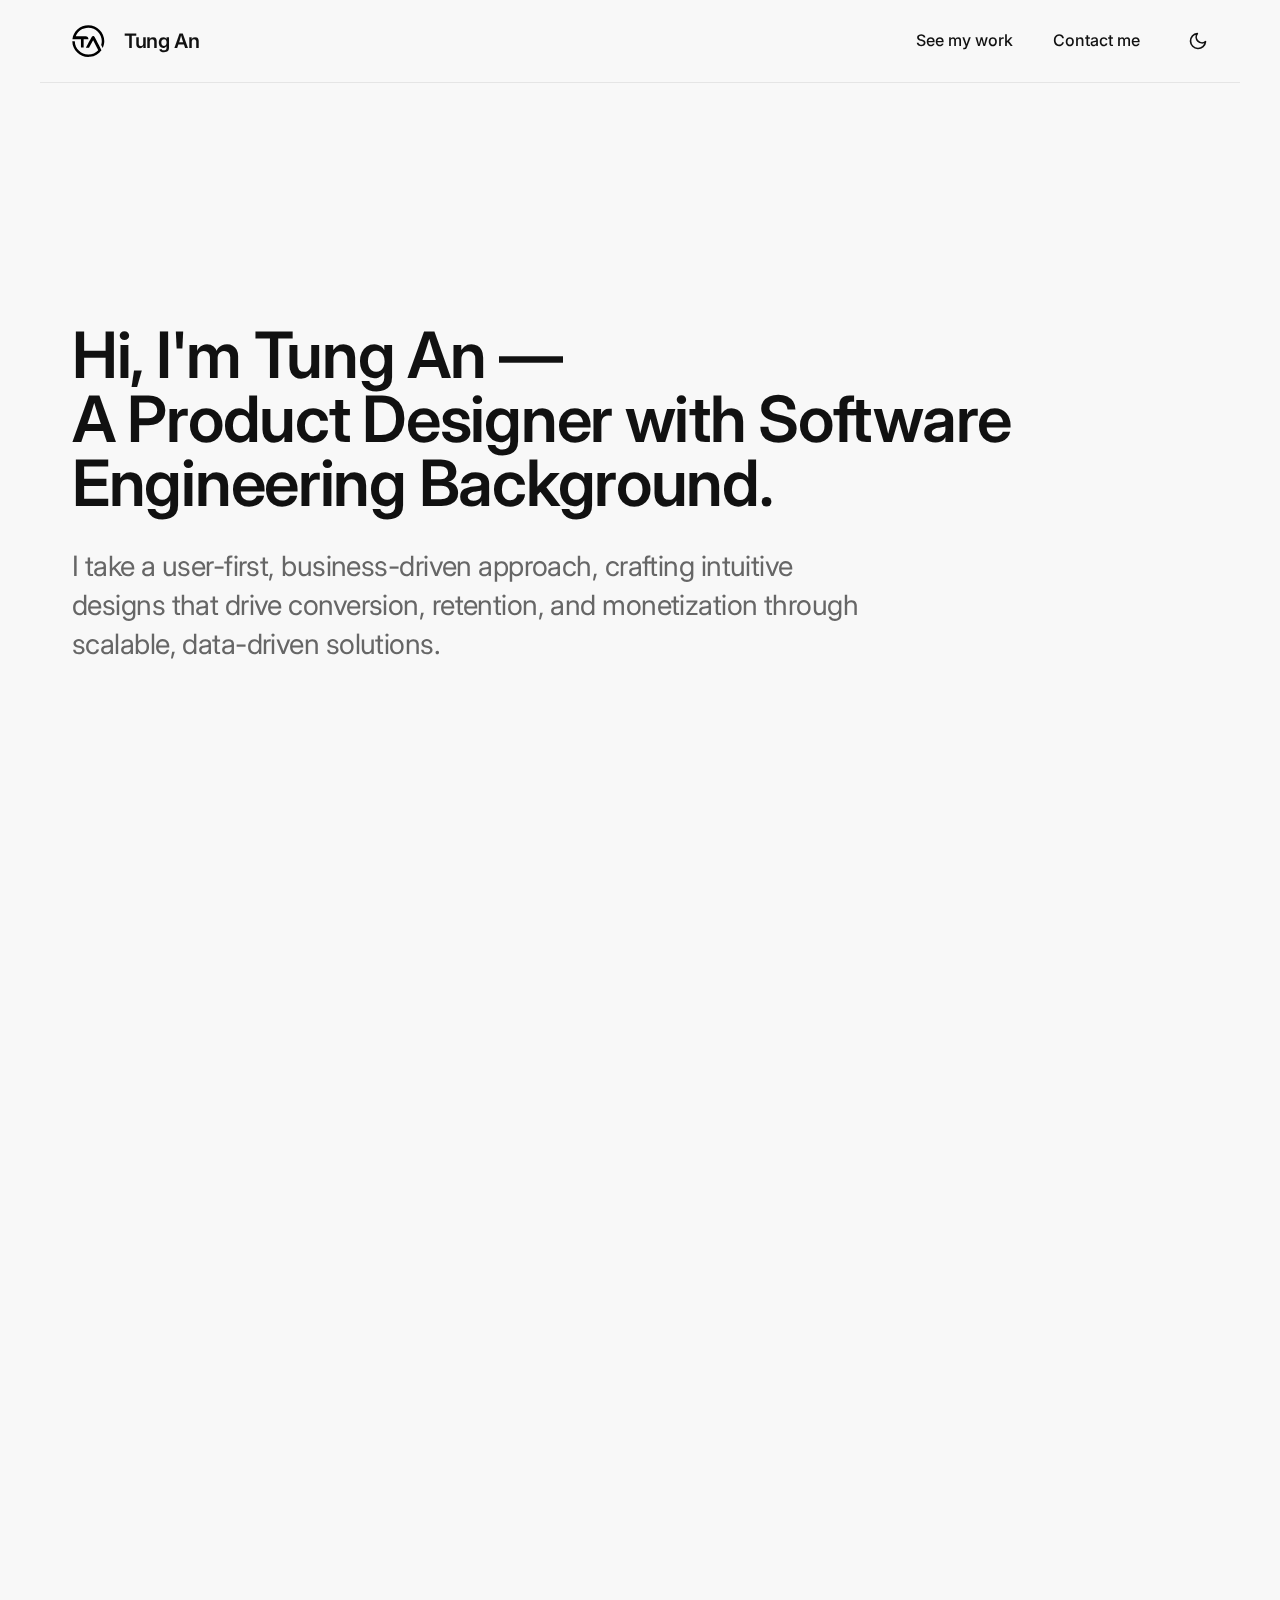
<file: index.html>
<!DOCTYPE html>
<html lang="en">
<head>
    <meta charset="UTF-8">
    <meta name="viewport" content="width=device-width, initial-scale=1.0">
    <title>Tung An - Design Lead & Product Designer</title>
    <meta name="description" content="Design leader with software engineering background, driving impact for 5M+ users across Southeast Asia. Specializing in user-centered design, growth strategies, and scalable solutions.">
    <meta name="keywords" content="UX design, product design, design leadership, user experience, software engineering, Southeast Asia">
    <meta property="og:title" content="Tung An - Design Lead & Product Designer">
    <meta property="og:description" content="Design leader with software engineering background, driving impact for 5M+ users across Southeast Asia. Specializing in user-centered design, growth strategies, and scalable solutions.">
    <meta property="og:type" content="website">
    <meta name="twitter:card" content="summary">
    <meta name="twitter:title" content="Tung An - Design Lead & Product Designer">
    <meta name="twitter:description" content="Design leader with software engineering background, driving impact for 5M+ users across Southeast Asia. Specializing in user-centered design, growth strategies, and scalable solutions.">
    <link rel="stylesheet" href="styles.css">
    <link rel="preconnect" href="https://fonts.googleapis.com">
    <link rel="preconnect" href="https://fonts.gstatic.com" crossorigin>
    <link href="https://fonts.googleapis.com/css2?family=Inter:wght@400;500;600;700&display=swap" rel="stylesheet">
    
    <!-- Google tag (gtag.js) -->
    <script async src="https://www.googletagmanager.com/gtag/js?id=G-EB65K7MLMJ"></script>
    <script>
      window.dataLayer = window.dataLayer || [];
      function gtag(){dataLayer.push(arguments);}
      gtag('js', new Date());

      gtag('config', 'G-EB65K7MLMJ');
    </script>
    
    <!-- Favicon -->
    <link rel="apple-touch-icon" sizes="180x180" href="assets/favicon/apple-touch-icon.png">
    <link rel="icon" type="image/png" sizes="192x192" href="assets/favicon/android-chrome-192x192.png">
    <link rel="icon" type="image/png" sizes="512x512" href="assets/favicon/android-chrome-512x512.png">
    <link rel="shortcut icon" href="assets/favicon/favicon.ico">
    <meta name="theme-color" content="#ffffff">
</head>
<body>
    <header>
        <div class="name-group">
            <a href="/" class="name-link">
                <div class="logo-container">
                    <img class="logo-dark" src="assets/ta-logo.svg" alt="TA Logo">
                    <img class="logo-light" src="assets/ta-logo-light.svg" alt="TA Logo Light">
                </div>
                <h1>Tung An</h1>
            </a>
        </div>
        <nav>
            <a href="#projects">See my work</a>
            <a href="#contact">Contact me</a>
            <button id="theme-toggle" aria-label="Toggle dark mode">
                <svg class="light-icon" width="24" height="24" viewBox="0 0 24 24" fill="none" xmlns="http://www.w3.org/2000/svg">
                    <path d="M12 17C14.7614 17 17 14.7614 17 12C17 9.23858 14.7614 7 12 7C9.23858 7 7 9.23858 7 12C7 14.7614 9.23858 17 12 17Z" stroke="currentColor" stroke-width="2" stroke-linecap="round" stroke-linejoin="round"/>
                    <path d="M12 1V3M12 21V23M4.22 4.22L5.64 5.64M18.36 18.36L19.78 19.78M1 12H3M21 12H23M4.22 19.78L5.64 18.36M18.36 5.64L19.78 4.22" stroke="currentColor" stroke-width="2" stroke-linecap="round" stroke-linejoin="round"/>
                </svg>
                <svg class="dark-icon" width="24" height="24" viewBox="0 0 24 24" fill="none" xmlns="http://www.w3.org/2000/svg">
                    <path d="M21 12.79A9 9 0 1 1 11.21 3 7 7 0 0 0 21 12.79Z" stroke="currentColor" stroke-width="2" stroke-linecap="round" stroke-linejoin="round"/>
                </svg>
            </button>
        </nav>
    </header>

    <main>
        <section id="intro">
            <h2>Hi, I'm Tung An — <br>A Product Designer with Software Engineering Background.</h2>
            <p class="intro-text">I take a user-first, business-driven approach, crafting intuitive designs that drive conversion, retention, and monetization through scalable, data-driven solutions.</p>
        </section>

        <section id="approach">
            <h2>With experience spanning <span class="highlight">growth-focused startups</span> and <span class="highlight">enterprise organizations</span>, I specialize in accelerating <span class="highlight">go-to-market strategies</span> while ensuring product experiences are <span class="highlight">intuitive</span>, <span class="highlight">scalable</span>, and aligned with both <span class="highlight">user needs</span> and <span class="highlight">business goals</span>.</h2>
        </section>

        <section id="current">
            <h2><a href="#current"># </a>Current Role</h2>
            <div class="current-role-grid">
                <div class="current-role">
                    <div class="logo-container">
                        <img class="logo-dark" src="assets/glints-logo.svg" alt="Glints Logo">
                        <img class="logo-light" src="assets/glints-logo-light.svg" alt="Glints Logo Light">
                    </div>
                    <div class="company-details">
                        <h3>Design Lead</h3>
                        <p>Leading design initiatives impacting 5M+ talents and 60K+ organizations across Southeast Asia</p>
                        <ul>
                            <li>64% efficiency gain through chat-driven job matching redesign</li>
                            <li>2x employer response rate from 9.7% to 18.4% through a new conversational hiring approach</li>
                            <li>Led the mobile-first expansion into the Vietnamese market, optimizing user experience and driving adoption</li>
                            <li>Drive UX strategy across product, engineering, and business teams</li>
                        </ul>
                    </div>
                </div>
            </div>
        </section>

        <section id="experience">
            <h2><a href="#experience"># </a>Previous Experience</h2>
            <div class="scroll-container">
                <button class="scroll-arrow scroll-left" aria-label="Scroll left">‹</button>
                <div class="company-grid">
                    <div class="company">
                        <div class="logo-container">
                            <img class="logo-dark" src="assets/vinomt-logo.svg" alt="VinID Logo">
                            <img class="logo-light" src="assets/vinomt-logo-light.svg" alt="VinID Logo Light">
                        </div>
                        <div class="company-details">
                            <h3>UX Designer</h3>
                            <p>Led VinID's loyalty program redesign</p>
                            <ul>
                                <li>30% increase in voucher conversion</li>
                                <li>3x higher user engagement in gamification</li>
                                <li>Built analytics dashboard for UX metrics</li>
                            </ul>
                        </div>
                    </div>
                    <div class="company">
                        <div class="logo-container">
                            <img class="logo-dark" src="assets/ey-logo.svg" alt="EY Logo">
                            <img class="logo-light" src="assets/ey-logo-light.svg" alt="EY Logo Light">
                        </div>
                        <div class="company-details">
                            <h3>Manager, Technology Consulting</h3>
                            <p>Led UX strategy for retail clients</p>
                            <ul>
                                <li>Won LOTTE Mart's SpeedL consulting project</li>
                                <li>Secured full-scale UX transformation package</li>
                            </ul>
                        </div>
                    </div>
                    <div class="company">
                        <div class="logo-container">
                            <img class="logo-dark" src="assets/ant-logo.svg" alt="Ant Financial Logo">
                            <img class="logo-light" src="assets/ant-logo-light.svg" alt="Ant Financial Logo Light">
                        </div>
                        <div class="company-details">
                            <h3>UX Designer</h3>
                            <p>Redesigned Lazada's payment experience</p>
                            <ul>
                                <li>17% growth in digital wallet adoption</li>
                                <li>14% reduction in cash payments</li>
                            </ul>
                        </div>
                    </div>
                    <div class="company">
                        <div class="logo-container">
                            <img class="logo-dark" src="assets/sa-logo.svg" alt="SuperAwesome Logo">
                            <img class="logo-light" src="assets/sa-logo-light.svg" alt="SuperAwesome Logo Light">
                        </div>
                        <div class="company-details">
                            <h3>Product Designer</h3>
                            <p>Designed kids' social app for APAC</p>
                            <ul>
                                <li>100K users in first week</li>
                                <li>1.2M users in 8 months (20% monthly growth)</li>
                                <li>70% reduction in signup errors</li>
                            </ul>
                        </div>
                    </div>
                    <div class="company">
                        <div class="logo-container">
                            <img class="logo-dark" src="assets/inspire-logo.svg" alt="Inspire Ventures Logo">
                            <img class="logo-light" src="assets/inspire-logo-light.svg" alt="Inspire Ventures Logo Light">
                        </div>
                        <div class="company-details">
                            <h3>Web Designer</h3>
                            <p>Led interactive design initiatives:</p>
                            <ul>
                                <li>Launched on-demand service app in Thailand achieving 10x more job posts</li>
                                <li>Led interactive design team for ad design & development</li>
                            </ul>
                        </div>
                    </div>
                    <div class="company">
                        <div class="logo-container">
                            <img class="logo-dark" src="assets/xspera-logo.svg" alt="xSpera Logo">
                            <img class="logo-light" src="assets/xspera-logo-light.svg" alt="xSpera Logo Light">
                        </div>
                        <div class="company-details">
                            <h3>UX Developer</h3>
                            <p>Delivered complex internal systems:</p>
                            <ul>
                                <li>Built comprehensive internal portal covering logistics, HR, invoices, reporting</li>
                                <li>Implemented complex interface in 2 weeks with engineering team</li>
                            </ul>
                        </div>
                    </div>
                    <div class="company">
                        <div class="logo-container">
                            <img class="logo-dark" src="assets/fpt-logo.svg" alt="FPT Software Logo">
                            <img class="logo-light" src="assets/fpt-logo-light.svg" alt="FPT Software Logo Light">
                        </div>
                        <div class="company-details">
                            <h3>Front-end Developer</h3>
                            <p>Developed innovative solutions:</p>
                            <ul>
                                <li>Developed and maintained major module for TOSHIBA SmartTV</li>
                                <li>Designed and implemented hybrid mobile & tablet app for elderly shopping</li>
                                <li>Won pilot app contract, securing major deal with Swiss company</li>
                            </ul>
                        </div>
                    </div>
                </div>
                <button class="scroll-arrow scroll-right" aria-label="Scroll right">›</button>
            </div>
        </section>

        <section id="projects">
            <h2><a href="#projects"># </a>Selected Work</h2>
            <div class="project-grid">
                <!-- Projects will be populated by JavaScript -->
            </div>
        </section>

        <section id="expertise">
            <h2><a href="#expertise"># </a>My Expertise</h2>
            <div class="expertise-grid">
                <div class="expertise-item">
                    <div class="expertise-icon">
                        <svg width="32" height="32" viewBox="0 0 24 24" fill="none" xmlns="http://www.w3.org/2000/svg">
                            <path d="M16 18L22 12L16 6M8 6L2 12L8 18" stroke="currentColor" stroke-width="2" stroke-linecap="round" stroke-linejoin="round"/>
                        </svg>
                    </div>
                    <div class="expertise-content">
                        <h3>Technical Foundation</h3>
                        <p>Engineering background enables seamless collaboration between design and development, ensuring feasible and scalable solutions.</p>
                    </div>
                </div>
                <div class="expertise-item">
                    <div class="expertise-icon">
                        <svg width="32" height="32" viewBox="0 0 24 24" fill="none" xmlns="http://www.w3.org/2000/svg">
                            <path d="M16 8V16M12 11V16M8 14V16M3 3V21H21" stroke="currentColor" stroke-width="2" stroke-linecap="round" stroke-linejoin="round"/>
                        </svg>
                    </div>
                    <div class="expertise-content">
                        <h3>Strategic Impact</h3>
                        <p>Data-driven approach to design, whether it's improving user engagement, optimizing conversion rates, or scaling product experiences across platforms.</p>
                    </div>
                </div>
                <div class="expertise-item">
                    <div class="expertise-icon">
                        <svg width="32" height="32" viewBox="0 0 24 24" fill="none" xmlns="http://www.w3.org/2000/svg">
                            <path d="M17 21V19C17 17.9391 16.5786 16.9217 15.8284 16.1716C15.0783 15.4214 14.0609 15 13 15H5C3.93913 15 2.92172 15.4214 2.17157 16.1716C1.42143 16.9217 1 17.9391 1 19V21M23 21V19C22.9993 18.1137 22.7044 17.2528 22.1614 16.5523C21.6184 15.8519 20.8581 15.3516 20 15.13M16 3.13C16.8604 3.3503 17.623 3.8507 18.1676 4.55231C18.7122 5.25392 19.0078 6.11683 19.0078 7.005C19.0078 7.89317 18.7122 8.75608 18.1676 9.45769C17.623 10.1593 16.8604 10.6597 16 10.88M13 7C13 9.20914 11.2091 11 9 11C6.79086 11 5 9.20914 5 7C5 4.79086 6.79086 3 9 3C11.2091 3 13 4.79086 13 7Z" stroke="currentColor" stroke-width="2" stroke-linecap="round" stroke-linejoin="round"/>
                        </svg>
                    </div>
                    <div class="expertise-content">
                        <h3>Collaborative</h3>
                        <p>Bridge user needs and business goals through cross-functional collaboration and strategic product thinking.</p>
                    </div>
                </div>
            </div>
        </section>
    </main>

    <footer id="contact">
        <h2>Ready to create impactful digital experiences? Let's talk.</h2>
        <div class="contact-links">
            <a href="https://linkedin.com/in/tungan" target="_blank">LinkedIn</a>
            <a href="mailto:tungan159@gmail.com">Email me</a>
        </div>
    </footer>

    <script src="script.js"></script>
</body>
</html>
</file>
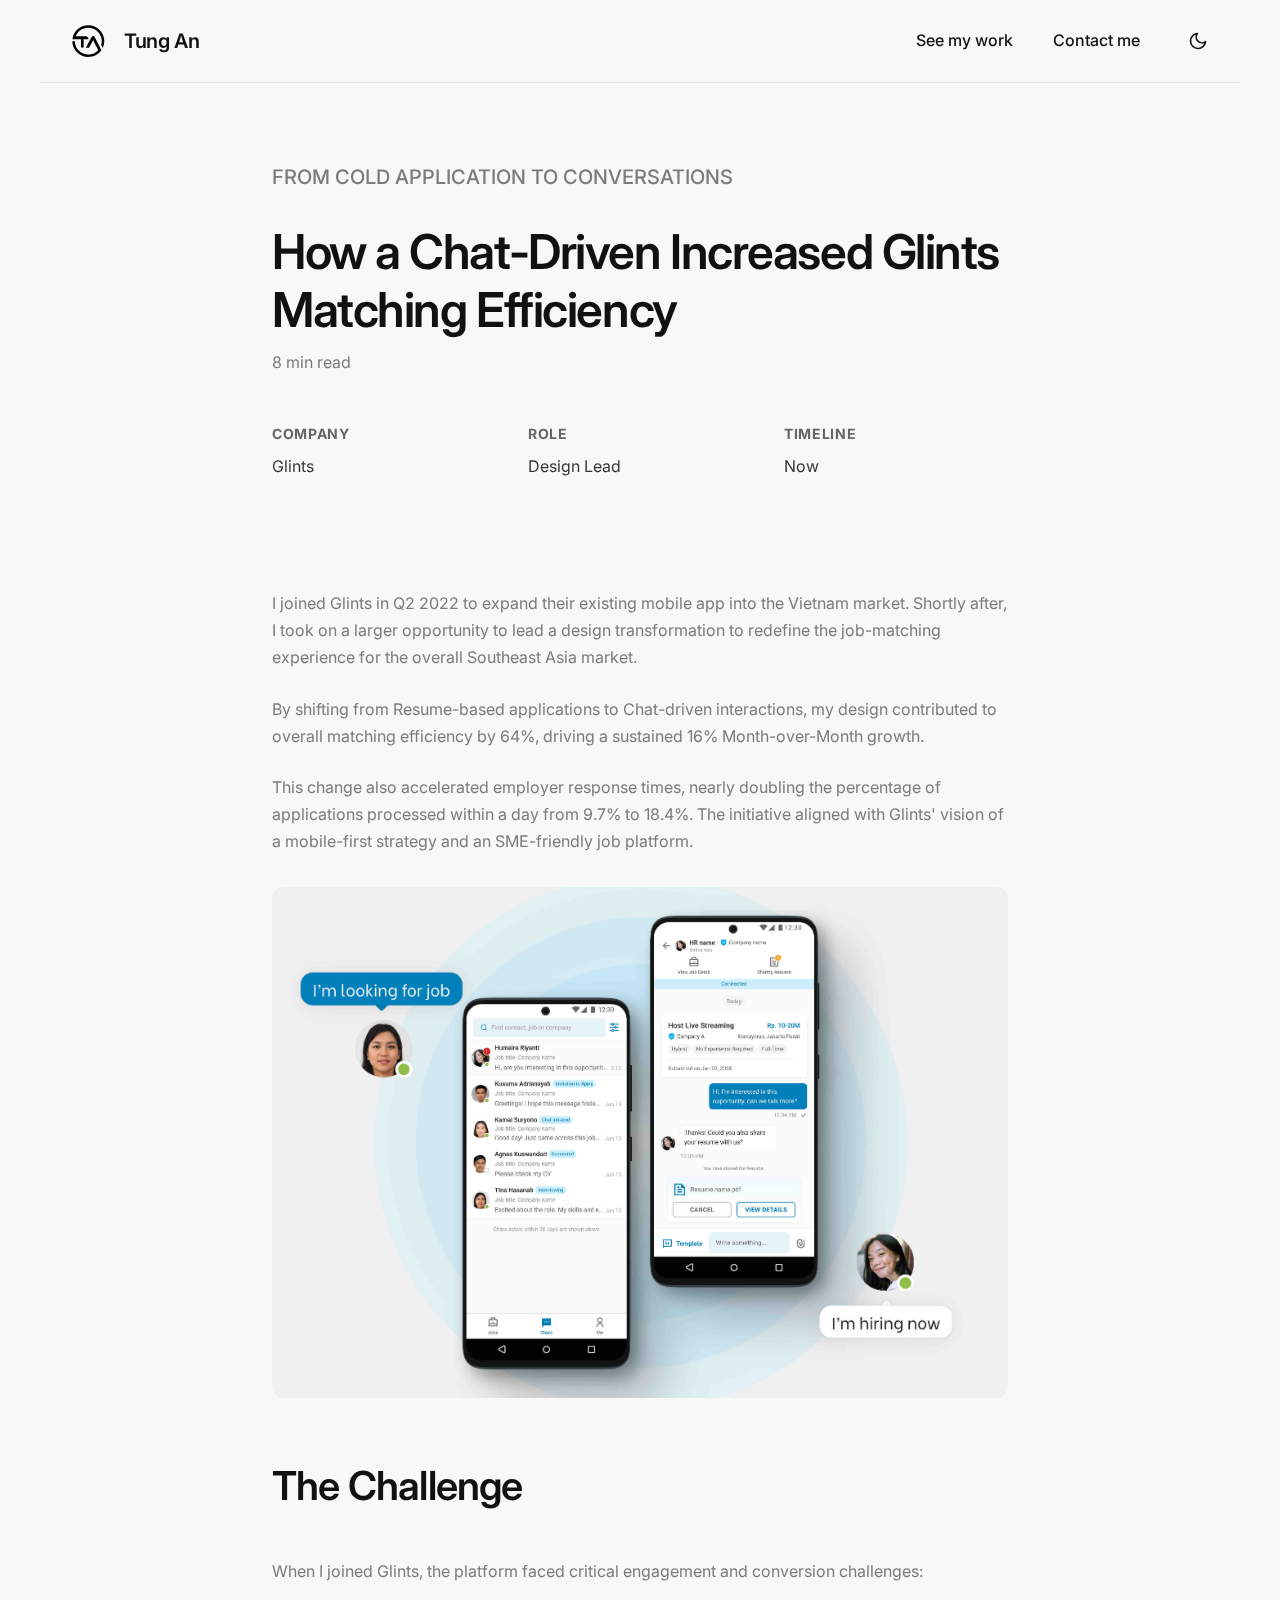
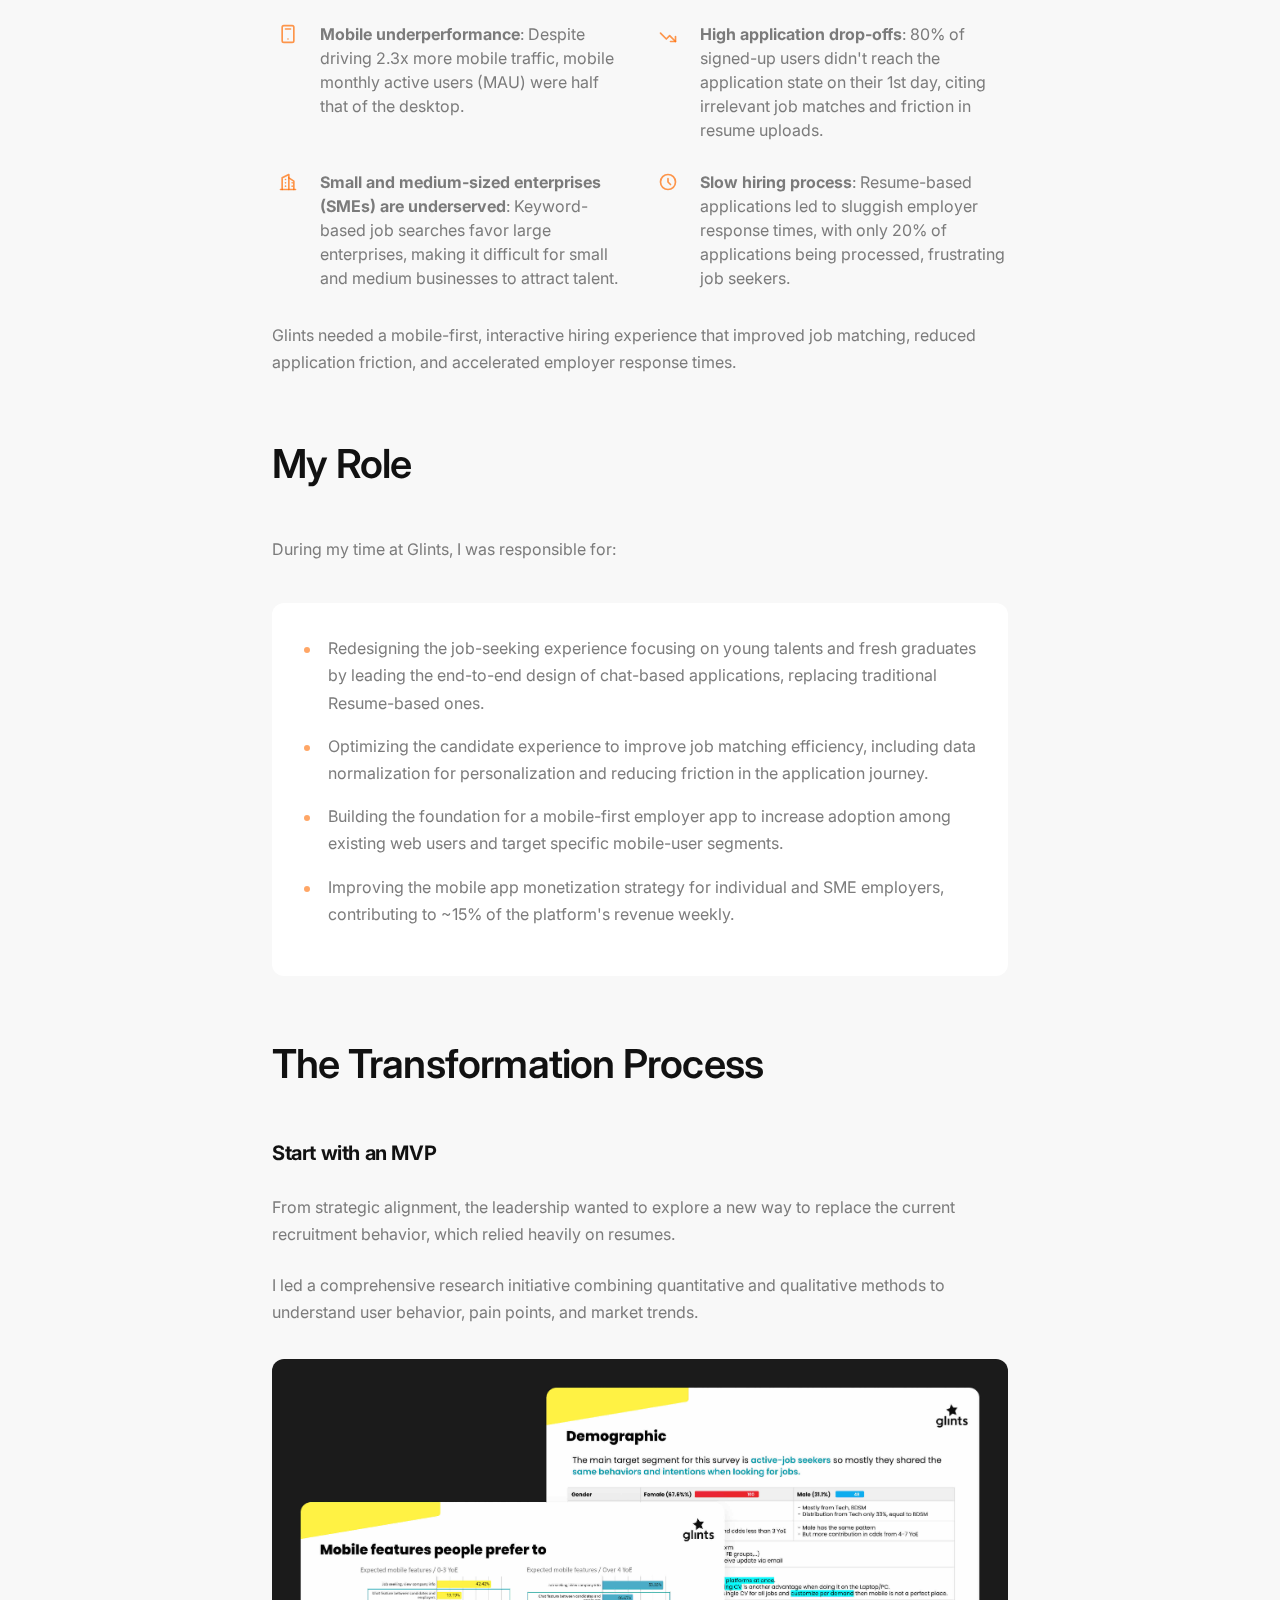
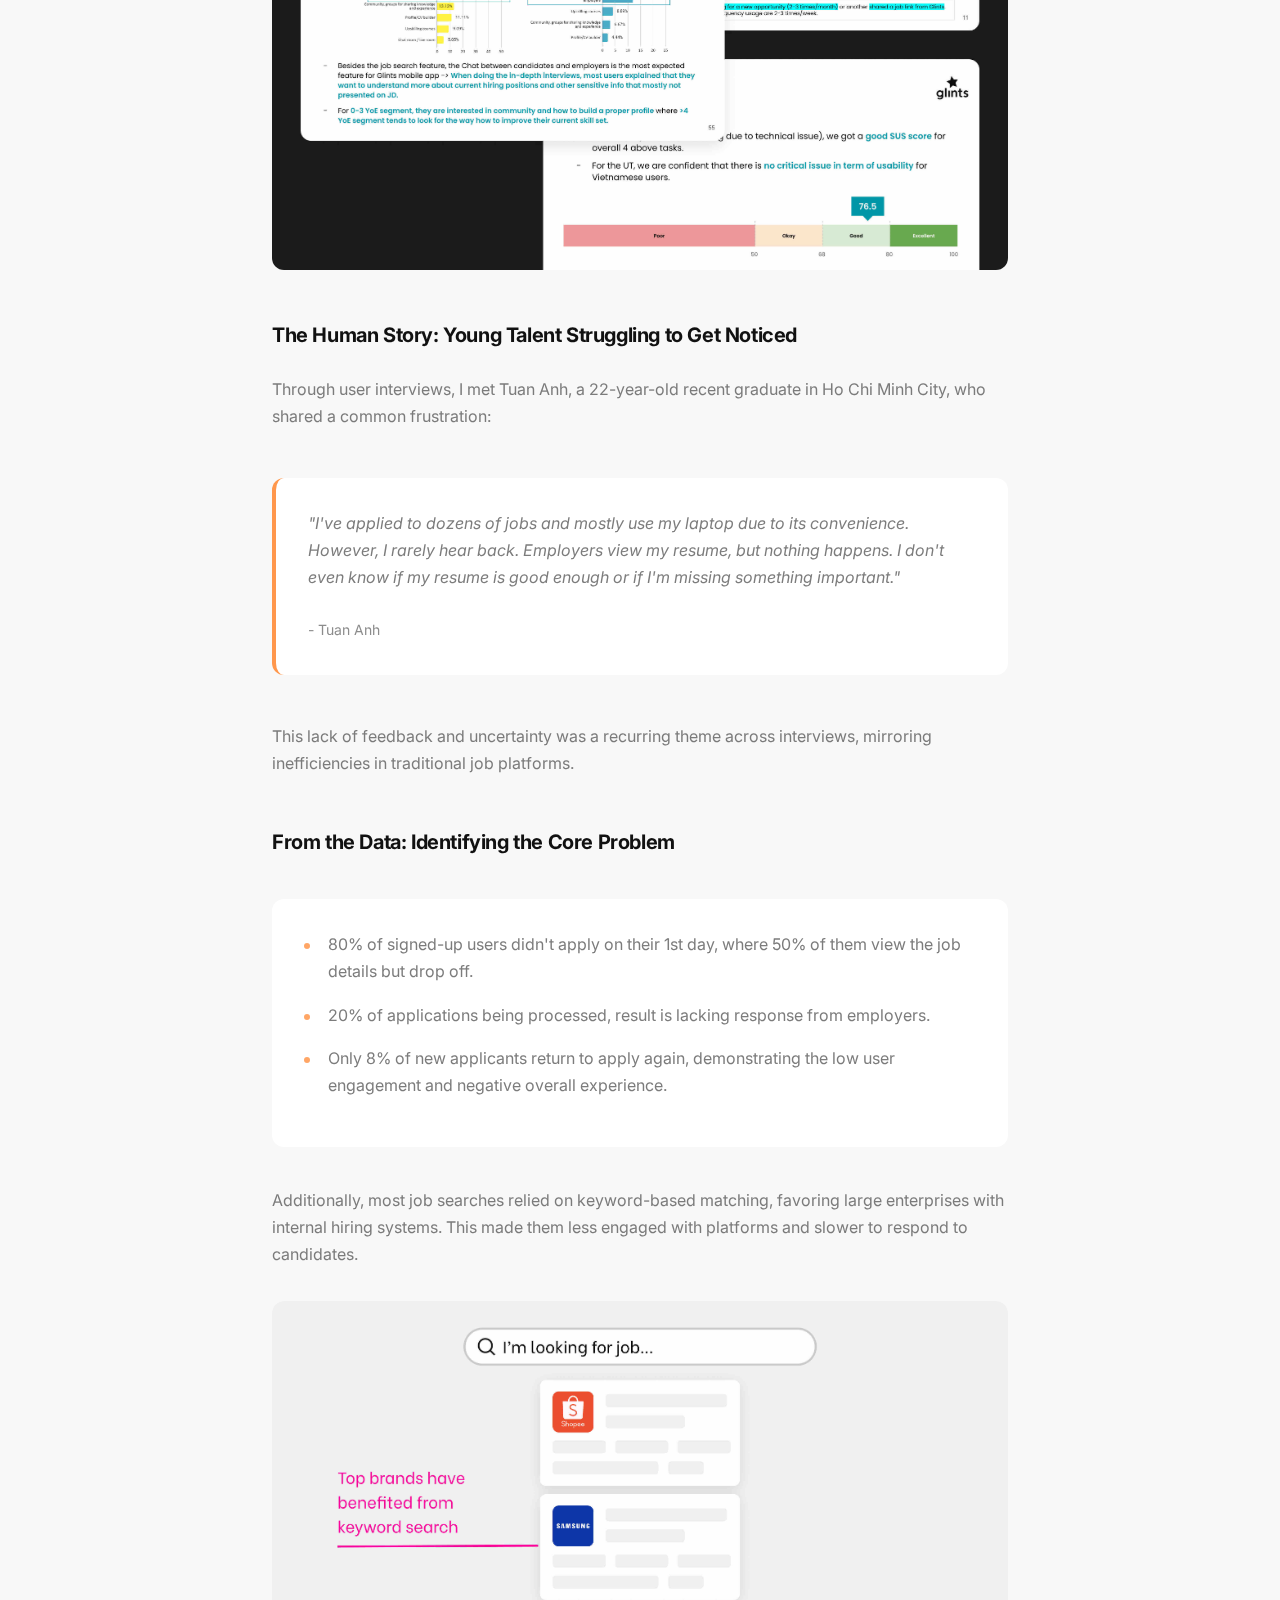
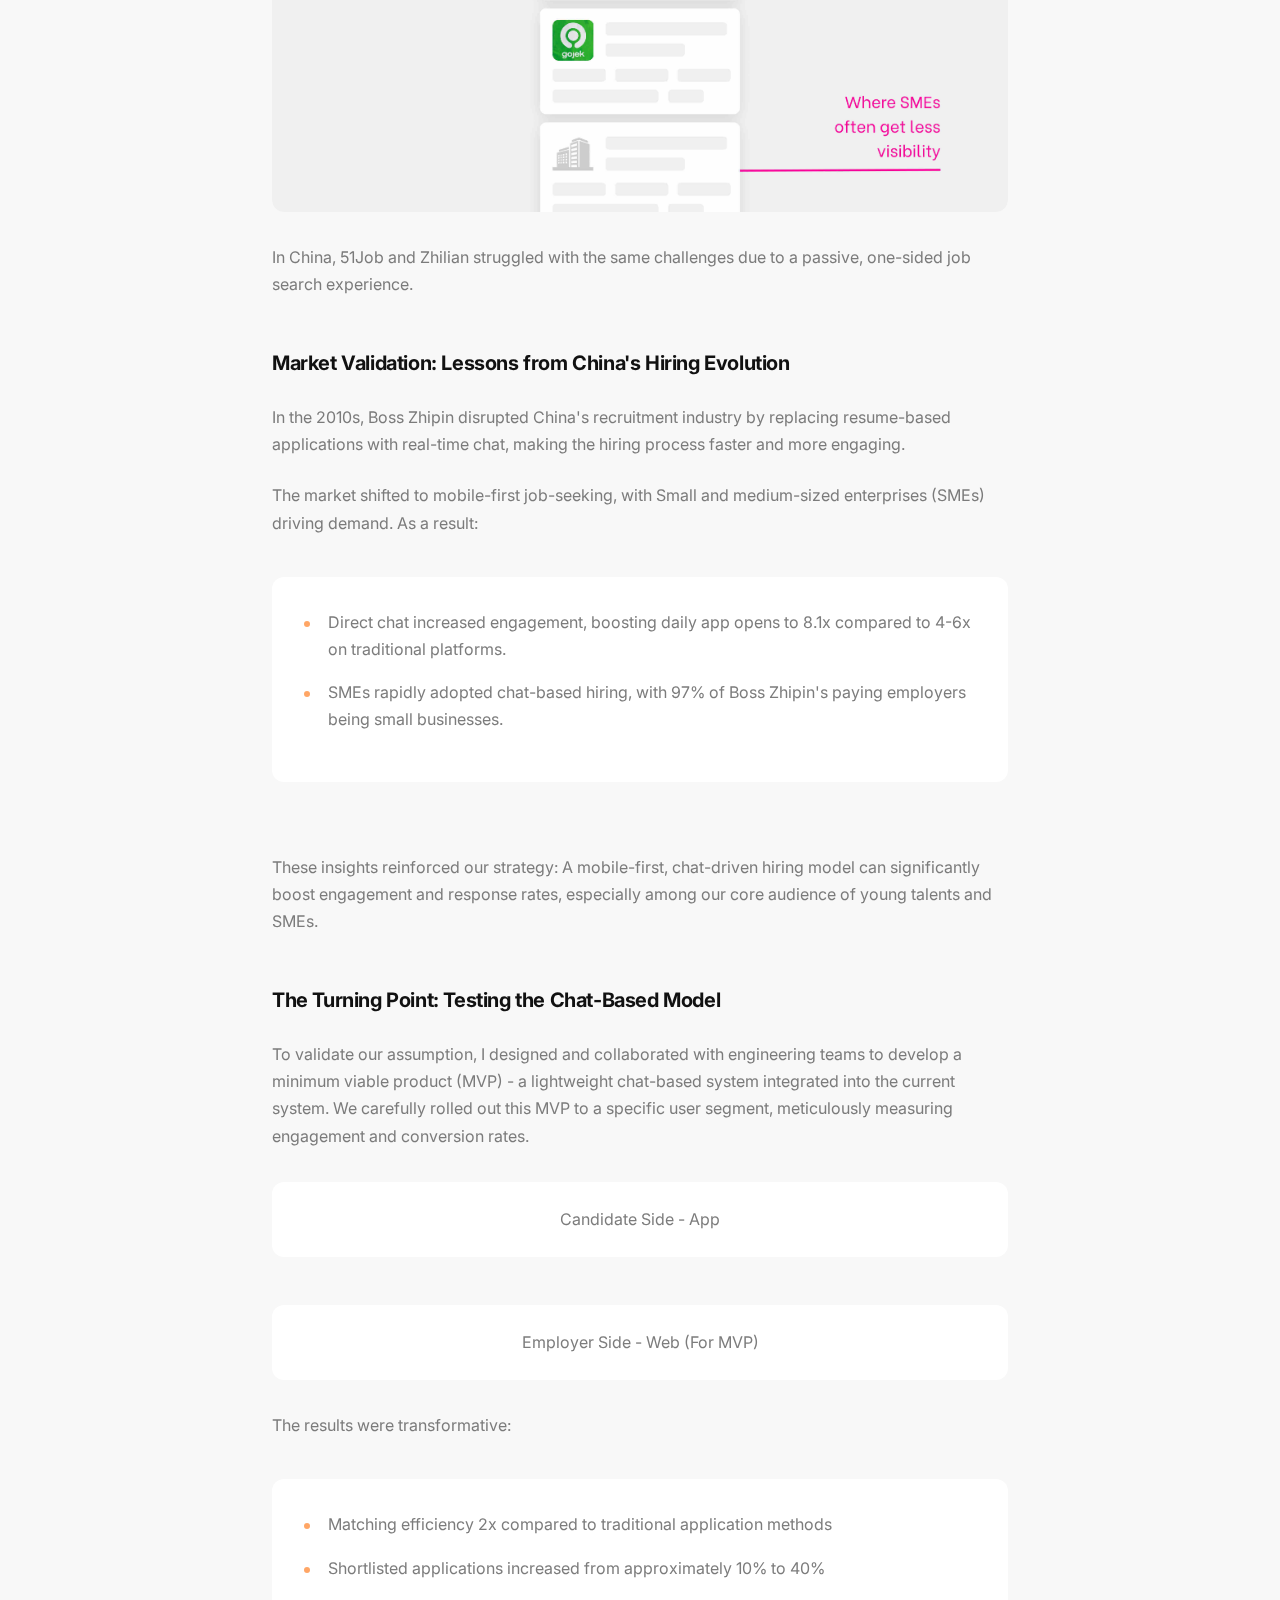
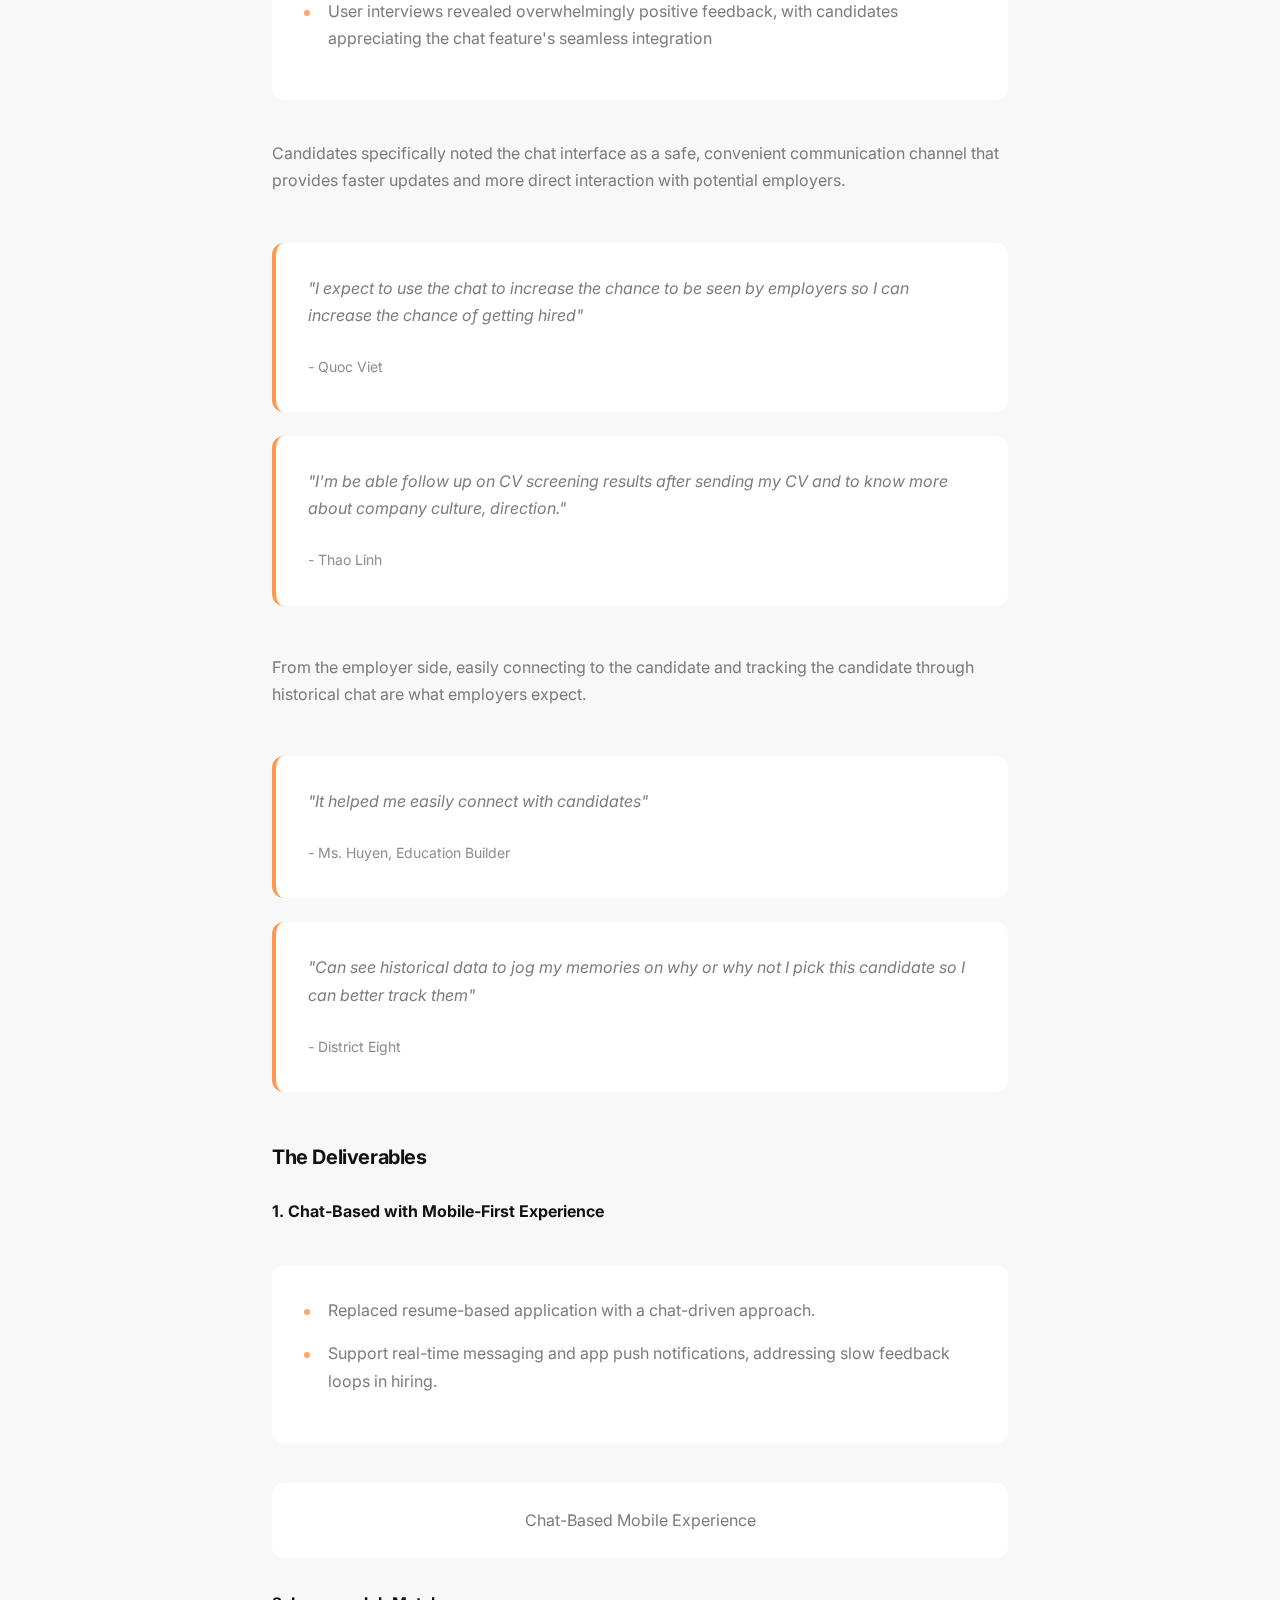
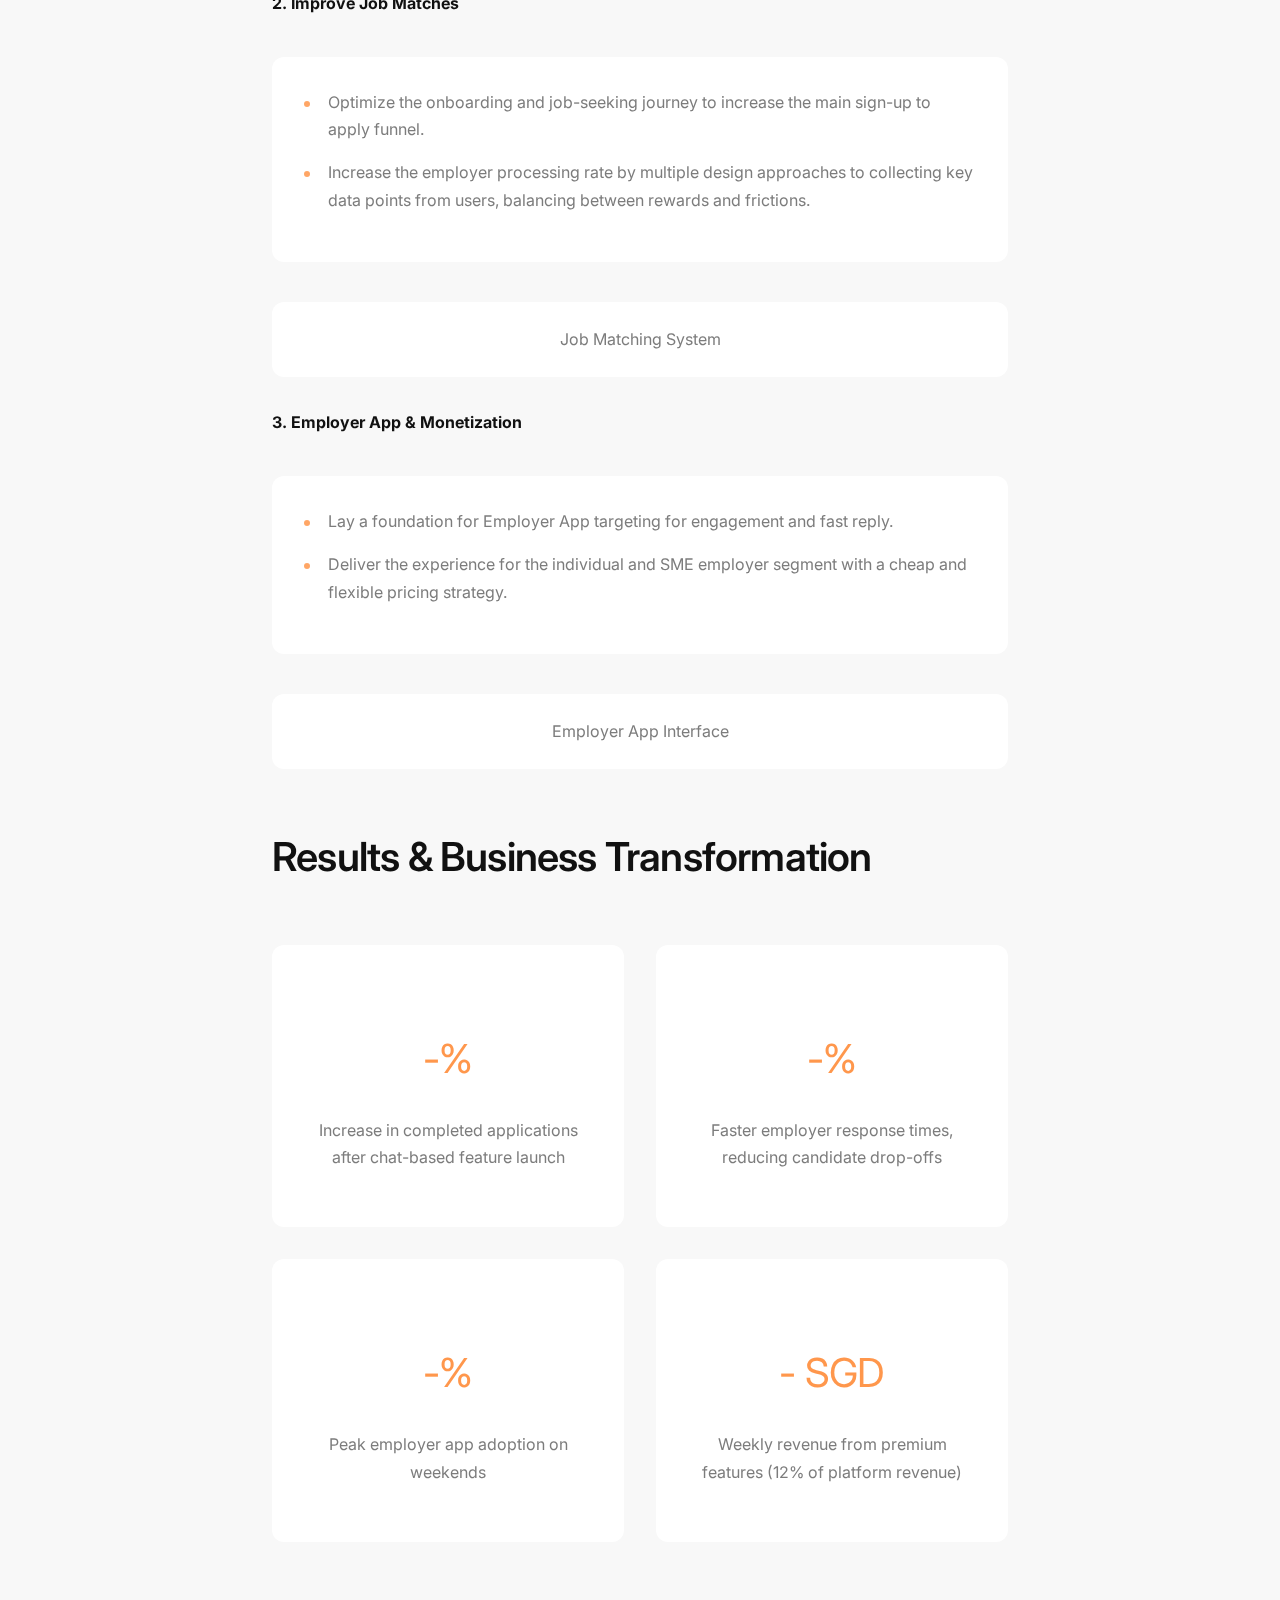
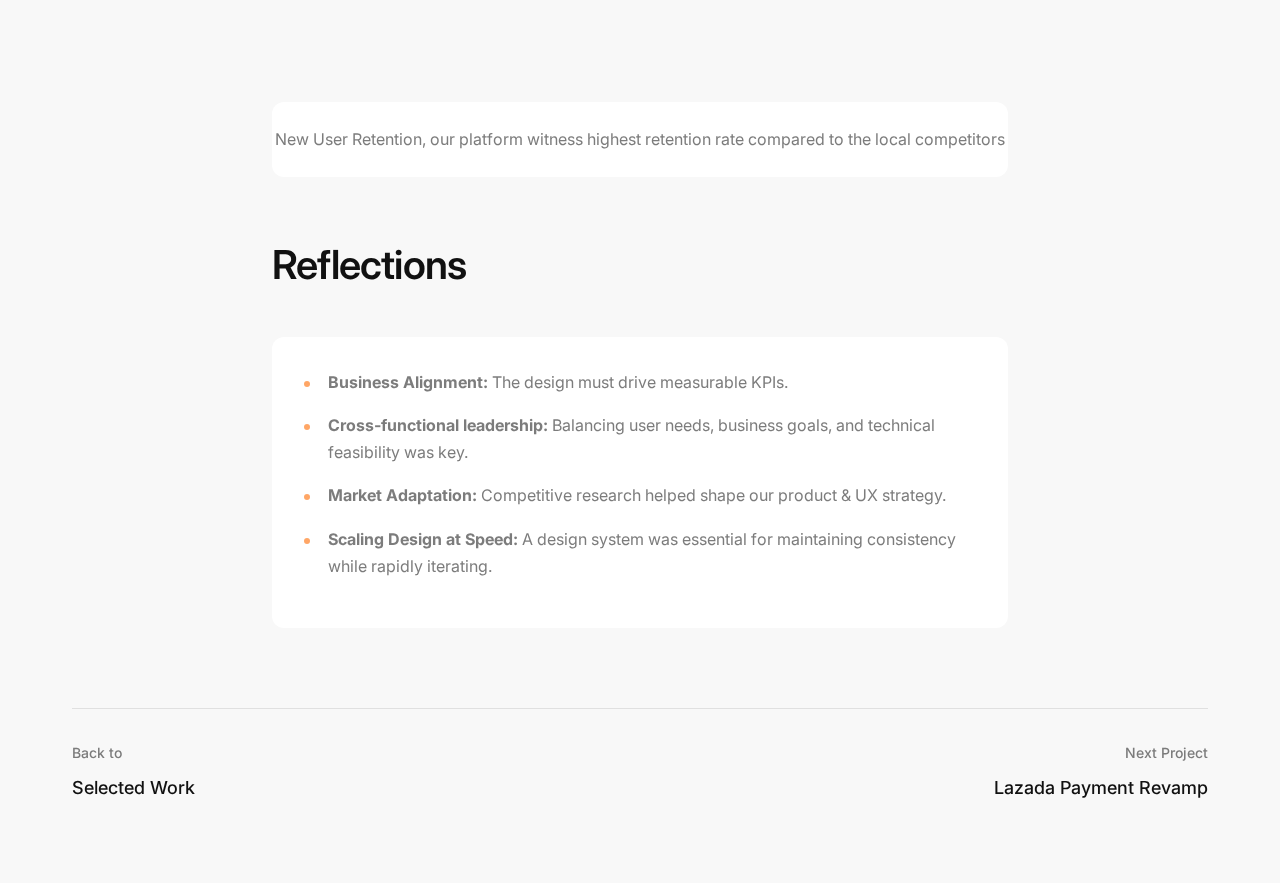
<file: glints-case-study.html>
<!DOCTYPE html>
<html lang="en">
<head>
    <meta charset="UTF-8">
    <meta name="viewport" content="width=device-width, initial-scale=1.0">
    <title>Glints Case Study - Tung An</title>
    <link rel="stylesheet" href="styles.css">
    <link rel="stylesheet" href="case-study.css">
    <link href="https://fonts.googleapis.com/css2?family=Inter:wght@400;500;600;700&display=swap" rel="stylesheet">
    
    <!-- Google tag (gtag.js) -->
    <script async src="https://www.googletagmanager.com/gtag/js?id=G-EB65K7MLMJ"></script>
    <script>
      window.dataLayer = window.dataLayer || [];
      function gtag(){dataLayer.push(arguments);}
      gtag('js', new Date());

      gtag('config', 'G-EB65K7MLMJ');
    </script>
    
    <!-- Favicon -->
    <link rel="apple-touch-icon" sizes="180x180" href="assets/favicon/apple-touch-icon.png">
    <link rel="icon" type="image/png" sizes="192x192" href="assets/favicon/android-chrome-192x192.png">
    <link rel="icon" type="image/png" sizes="512x512" href="assets/favicon/android-chrome-512x512.png">
    <link rel="shortcut icon" href="assets/favicon/favicon.ico">
    <meta name="theme-color" content="#ffffff">
</head>
<body>
    <header>
        <div class="name-group">
            <a href="/" class="name-link">
                <div class="logo-container">
                    <img class="logo-dark" src="assets/ta-logo.svg" alt="TA Logo">
                    <img class="logo-light" src="assets/ta-logo-light.svg" alt="TA Logo Light">
                </div>
                <h1>Tung An</h1>
            </a>
        </div>
        <nav>
            <a href="/#projects">See my work</a>
            <a href="/#contact">Contact me</a>
            <button id="theme-toggle" aria-label="Toggle dark mode">
                <svg class="light-icon" width="24" height="24" viewBox="0 0 24 24" fill="none" xmlns="http://www.w3.org/2000/svg">
                    <path d="M12 17C14.7614 17 17 14.7614 17 12C17 9.23858 14.7614 7 12 7C9.23858 7 7 9.23858 7 12C7 14.7614 9.23858 17 12 17Z" stroke="currentColor" stroke-width="2" stroke-linecap="round" stroke-linejoin="round"/>
                    <path d="M12 1V3M12 21V23M4.22 4.22L5.64 5.64M18.36 18.36L19.78 19.78M1 12H3M21 12H23M4.22 19.78L5.64 18.36M18.36 5.64L19.78 4.22" stroke="currentColor" stroke-width="2" stroke-linecap="round" stroke-linejoin="round"/>
                </svg>
                <svg class="dark-icon" width="24" height="24" viewBox="0 0 24 24" fill="none" xmlns="http://www.w3.org/2000/svg">
                    <path d="M21 12.79A9 9 0 1 1 11.21 3 7 7 0 0 0 21 12.79Z" stroke="currentColor" stroke-width="2" stroke-linecap="round" stroke-linejoin="round"/>
                </svg>
            </button>
        </nav>
    </header>

    <main class="case-study">
        <div class="case-study-hero">
            <p class="hero-subheading">From Cold Application to Conversations</p>
            <h1>How a Chat-Driven Increased Glints Matching Efficiency</h1>
            <p class="read-time">8 min read</p>
            
            <div class="meta-grid">
                <div class="meta-item">
                    <h3>Company</h3>
                    <p>Glints</p>
                </div>
                <div class="meta-item">
                    <h3>Role</h3>
                    <p>Design Lead</p>
                </div>
                <div class="meta-item">
                    <h3>Timeline</h3>
                    <p>Now</p>
                </div>
            </div>

            <div class="case-study-content">
                <p>I joined Glints in Q2 2022 to expand their existing mobile app into the Vietnam market. Shortly after, I took on a larger opportunity to lead a design transformation to redefine the job-matching experience for the overall Southeast Asia market.</p>
                <p>By shifting from Resume-based applications to Chat-driven interactions, my design contributed to overall matching efficiency by 64%, driving a sustained 16% Month-over-Month growth.</p>
                <p>This change also accelerated employer response times, nearly doubling the percentage of applications processed within a day from 9.7% to 18.4%. The initiative aligned with Glints' vision of a mobile-first strategy and an SME-friendly job platform.</p>

                <div class="case-study-image">
                    <img src="assets/glints-1.jpg" alt="Glints mobile-first job platform">
                </div>
            </div>
        </div>

        <div class="case-study-section">
            <h2>The Challenge</h2>
            <p>When I joined Glints, the platform faced critical engagement and conversion challenges:</p>
            <div class="insights-grid">
                <div class="insight-card">
                    <div class="insight-icon">
                        <svg width="24" height="24" viewBox="0 0 24 24" fill="none" xmlns="http://www.w3.org/2000/svg">
                            <path d="M17 2H7C5.89543 2 5 2.89543 5 4V20C5 21.1046 5.89543 22 7 22H17C18.1046 22 19 21.1046 19 20V4C19 2.89543 18.1046 2 17 2Z" stroke="currentColor" stroke-width="2" stroke-linecap="round" stroke-linejoin="round"/>
                            <path d="M12 18H12.01" stroke="currentColor" stroke-width="2" stroke-linecap="round" stroke-linejoin="round"/>
                            <path d="M9 6H15" stroke="currentColor" stroke-width="2" stroke-linecap="round" stroke-linejoin="round"/>
                        </svg>
                    </div>
                    <p><strong>Mobile underperformance</strong>: Despite driving 2.3x more mobile traffic, mobile monthly active users (MAU) were half that of the desktop.</p>
                </div>
                <div class="insight-card">
                    <div class="insight-icon">
                        <svg width="24" height="24" viewBox="0 0 24 24" fill="none" xmlns="http://www.w3.org/2000/svg">
                            <path d="M21 21L14 14L10 18L3 11" stroke="currentColor" stroke-width="2" stroke-linecap="round" stroke-linejoin="round"/>
                            <path d="M21 15V21H15" stroke="currentColor" stroke-width="2" stroke-linecap="round" stroke-linejoin="round"/>
                        </svg>
                    </div>
                    <p><strong>High application drop-offs</strong>: 80% of signed-up users didn't reach the application state on their 1st day, citing irrelevant job matches and friction in resume uploads.</p>
                </div>
                <div class="insight-card">
                    <div class="insight-icon">
                        <svg width="24" height="24" viewBox="0 0 24 24" fill="none" xmlns="http://www.w3.org/2000/svg">
                            <path d="M3 21H21" stroke="currentColor" stroke-width="2" stroke-linecap="round" stroke-linejoin="round"/>
                            <path d="M5 21V7L13 3V21" stroke="currentColor" stroke-width="2" stroke-linecap="round" stroke-linejoin="round"/>
                            <path d="M19 21V11L13 7" stroke="currentColor" stroke-width="2" stroke-linecap="round" stroke-linejoin="round"/>
                            <path d="M9 9V9.01" stroke="currentColor" stroke-width="2" stroke-linecap="round" stroke-linejoin="round"/>
                            <path d="M9 13V13.01" stroke="currentColor" stroke-width="2" stroke-linecap="round" stroke-linejoin="round"/>
                            <path d="M9 17V17.01" stroke="currentColor" stroke-width="2" stroke-linecap="round" stroke-linejoin="round"/>
                            <path d="M17 13V13.01" stroke="currentColor" stroke-width="2" stroke-linecap="round" stroke-linejoin="round"/>
                            <path d="M17 17V17.01" stroke="currentColor" stroke-width="2" stroke-linecap="round" stroke-linejoin="round"/>
                        </svg>
                    </div>
                    <p><strong>Small and medium-sized enterprises (SMEs) are underserved</strong>: Keyword-based job searches favor large enterprises, making it difficult for small and medium businesses to attract talent.</p>
                </div>
                <div class="insight-card">
                    <div class="insight-icon">
                        <svg width="24" height="24" viewBox="0 0 24 24" fill="none" xmlns="http://www.w3.org/2000/svg">
                            <path d="M12 8V12L15 15" stroke="currentColor" stroke-width="2" stroke-linecap="round" stroke-linejoin="round"/>
                            <path d="M21 12C21 16.9706 16.9706 21 12 21C7.02944 21 3 16.9706 3 12C3 7.02944 7.02944 3 12 3C16.9706 3 21 7.02944 21 12Z" stroke="currentColor" stroke-width="2" stroke-linecap="round" stroke-linejoin="round"/>
                        </svg>
                    </div>
                    <p><strong>Slow hiring process</strong>: Resume-based applications led to sluggish employer response times, with only 20% of applications being processed, frustrating job seekers.</p>
                </div>
            </div>
            <p>Glints needed a mobile-first, interactive hiring experience that improved job matching, reduced application friction, and accelerated employer response times.</p>
        </div>

        <div class="case-study-section">
            <h2>My Role</h2>
            <p>During my time at Glints, I was responsible for:</p>
            <div class="key-points">
                <ul>
                    <li>Redesigning the job-seeking experience focusing on young talents and fresh graduates by leading the end-to-end design of chat-based applications, replacing traditional Resume-based ones.</li>
                    <li>Optimizing the candidate experience to improve job matching efficiency, including data normalization for personalization and reducing friction in the application journey.</li>
                    <li>Building the foundation for a mobile-first employer app to increase adoption among existing web users and target specific mobile-user segments.</li>
                    <li>Improving the mobile app monetization strategy for individual and SME employers, contributing to ~15% of the platform's revenue weekly.</li>
                </ul>
            </div>
        </div>

        <div class="case-study-section">
            <h2>The Transformation Process</h2>
            
            <h3>Start with an MVP</h3>
            <p>From strategic alignment, the leadership wanted to explore a new way to replace the current recruitment behavior, which relied heavily on resumes.</p>
            <p>I led a comprehensive research initiative combining quantitative and qualitative methods to understand user behavior, pain points, and market trends.</p>

            <div class="case-study-image">
                <img src="assets/glints-2.jpg" alt="Glints research and user behavior analysis" loading="lazy">
            </div>

            <h3>The Human Story: Young Talent Struggling to Get Noticed</h3>
            <p>Through user interviews, I met Tuan Anh, a 22-year-old recent graduate in Ho Chi Minh City, who shared a common frustration:</p>
            <div class="quotes">
                <div class="quote">
                    <p>"I've applied to dozens of jobs and mostly use my laptop due to its convenience. However, I rarely hear back. Employers view my resume, but nothing happens. I don't even know if my resume is good enough or if I'm missing something important."</p>
                    <cite>- Tuan Anh</cite>
                </div>
            </div>
            <p>This lack of feedback and uncertainty was a recurring theme across interviews, mirroring inefficiencies in traditional job platforms.</p>

            <h3>From the Data: Identifying the Core Problem</h3>
            <div class="key-points">
                <ul>
                    <li>80% of signed-up users didn't apply on their 1st day, where 50% of them view the job details but drop off.</li>
                    <li>20% of applications being processed, result is lacking response from employers.</li>
                    <li>Only 8% of new applicants return to apply again, demonstrating the low user engagement and negative overall experience.</li>
                </ul>
            </div>

            <p>Additionally, most job searches relied on keyword-based matching, favoring large enterprises with internal hiring systems. This made them less engaged with platforms and slower to respond to candidates.</p>
            
            <div class="case-study-image">
                <img src="assets/glints-3.jpg" alt="Glints core problem analysis and data insights" loading="lazy">
            </div>

            <p>In China, 51Job and Zhilian struggled with the same challenges due to a passive, one-sided job search experience.</p>

            <h3>Market Validation: Lessons from China's Hiring Evolution</h3>
            <p>In the 2010s, Boss Zhipin disrupted China's recruitment industry by replacing resume-based applications with real-time chat, making the hiring process faster and more engaging.</p>
            <p>The market shifted to mobile-first job-seeking, with Small and medium-sized enterprises (SMEs) driving demand. As a result:</p>

            <div class="key-points">
                <ul>
                    <li>Direct chat increased engagement, boosting daily app opens to 8.1x compared to 4-6x on traditional platforms.</li>
                    <li>SMEs rapidly adopted chat-based hiring, with 97% of Boss Zhipin's paying employers being small businesses.</li>
                </ul>
            </div>

            <div class="case-study-image">
                <img src="assets/glints-4.jpg" alt="Glints mobile-first job seeking and SME market shift" loading="lazy">
            </div>
            <p>These insights reinforced our strategy: A mobile-first, chat-driven hiring model can significantly boost engagement and response rates, especially among our core audience of young talents and SMEs.</p>

            <h3>The Turning Point: Testing the Chat-Based Model</h3>
            <p>To validate our assumption, I designed and collaborated with engineering teams to develop a minimum viable product (MVP) - a lightweight chat-based system integrated into the current system. We carefully rolled out this MVP to a specific user segment, meticulously measuring engagement and conversion rates.</p>

            <div class="case-study-image">
                <img src="assets/glints-5.jpg" alt="Glints MVP rollout and engagement metrics" loading="lazy">
                <p class="image-caption">Candidate Side - App</p>
            </div>

            <div class="case-study-image">
                <img src="assets/glints-6.jpg" alt="Glints employer interface" loading="lazy">
                <p class="image-caption">Employer Side - Web (For MVP)</p>
            </div>

            <p>The results were transformative:</p>
            <div class="key-points">
                <ul>
                    <li>Matching efficiency 2x compared to traditional application methods</li>
                    <li>Shortlisted applications increased from approximately 10% to 40%</li>
                    <li>User interviews revealed overwhelmingly positive feedback, with candidates appreciating the chat feature's seamless integration</li>
                </ul>
            </div>
            <p>Candidates specifically noted the chat interface as a safe, convenient communication channel that provides faster updates and more direct interaction with potential employers.</p>
            <div class="quotes">
                <div class="quote">
                    <p>"I expect to use the chat to increase the chance to be seen by employers so I can increase the chance of getting hired"</p>
                    <cite>- Quoc Viet</cite>
                </div>
                <div class="quote">
                    <p>"I'm be able follow up on CV screening results after sending my CV and to know more about company culture, direction."</p>
                    <cite>- Thao Linh</cite>
                </div>
            </div>
            <p>From the employer side, easily connecting to the candidate and tracking the candidate through historical chat are what employers expect.</p>
            <div class="quotes">
                <div class="quote">
                    <p>"It helped me easily connect with candidates"</p>
                    <cite>- Ms. Huyen, Education Builder</cite>
                </div>
                <div class="quote">
                    <p>"Can see historical data to jog my memories on why or why not I pick this candidate so I can better track them"</p>
                    <cite>- District Eight</cite>
                </div>
            </div>

            <h3>The Deliverables</h3>

            <h4>1. Chat-Based with Mobile-First Experience</h4>
            <div class="key-points">
                <ul>
                    <li>Replaced resume-based application with a chat-driven approach.</li>
                    <li>Support real-time messaging and app push notifications, addressing slow feedback loops in hiring.</li>
                </ul>
            </div>

            <div class="case-study-image">
                <img src="assets/glints-7.jpg" alt="Chat-based mobile-first experience" loading="lazy">
                <p class="image-caption">Chat-Based Mobile Experience</p>
            </div>

            <h4>2. Improve Job Matches</h4>
            <div class="key-points">
                <ul>
                    <li>Optimize the onboarding and job-seeking journey to increase the main sign-up to apply funnel.</li>
                    <li>Increase the employer processing rate by multiple design approaches to collecting key data points from users, balancing between rewards and frictions.</li>
                </ul>
            </div>

            <div class="case-study-image">
                <img src="assets/glints-8.jpg" alt="Job matching optimization" loading="lazy">
                <p class="image-caption">Job Matching System</p>
            </div>

            <h4>3. Employer App & Monetization</h4>
            <div class="key-points">
                <ul>
                    <li>Lay a foundation for Employer App targeting for engagement and fast reply.</li>
                    <li>Deliver the experience for the individual and SME employer segment with a cheap and flexible pricing strategy.</li>
                </ul>
            </div>

            <div class="case-study-image">
                <img src="assets/glints-9.jpg" alt="Employer app and monetization features" loading="lazy">
                <p class="image-caption">Employer App Interface</p>
            </div>
        </div>

        <div class="case-study-section">
            <h2>Results & Business Transformation</h2>

            <div class="results-grid">
                <div class="result-item">
                    <h3>65%</h3>
                    <p>Increase in completed applications after chat-based feature launch</p>
                </div>
                <div class="result-item">
                    <h3>53%</h3>
                    <p>Faster employer response times, reducing candidate drop-offs</p>
                </div>
                <div class="result-item">
                    <h3>30%</h3>
                    <p>Peak employer app adoption on weekends</p>
                </div>
                <div class="result-item">
                    <h3>2,500+ SGD</h3>
                    <p>Weekly revenue from premium features (12% of platform revenue)</p>
                </div>
            </div>

            <div class="case-study-image">
                <img src="assets/glints-10.jpg" alt="Connected Opportunities" loading="lazy">
            </div>

            <div class="case-study-image">
                <img src="assets/glints-11.jpg" alt="App Active Users vs. Web Active Users" loading="lazy">
            </div>

            <div class="case-study-image">
                <img src="assets/glints-12.jpg" alt="New User Retention" loading="lazy">
                <p class="image-caption">New User Retention, our platform witness highest retention rate compared to the local competitors</p>
            </div>
        </div>

        <div class="case-study-section">
            <h2>Reflections</h2>
            <div class="key-points">
                <ul>
                    <li><strong>Business Alignment:</strong> The design must drive measurable KPIs.</li>
                    <li><strong>Cross-functional leadership:</strong> Balancing user needs, business goals, and technical feasibility was key.</li>
                    <li><strong>Market Adaptation:</strong> Competitive research helped shape our product & UX strategy.</li>
                    <li><strong>Scaling Design at Speed:</strong> A design system was essential for maintaining consistency while rapidly iterating.</li>
                </ul>
            </div>
        </div>

        <div class="case-study-nav">
            <a href="/#projects" class="nav-link">
                <span class="nav-label">Back to</span>
                <span class="nav-title">Selected Work</span>
            </a>
            <a href="lazada-case-study.html" class="nav-link">
                <span class="nav-label">Next Project</span>
                <span class="nav-title">Lazada Payment Revamp</span>
            </a>
        </div>
    </main>

    <script src="script.js"></script>
</body>
</html>
</file>
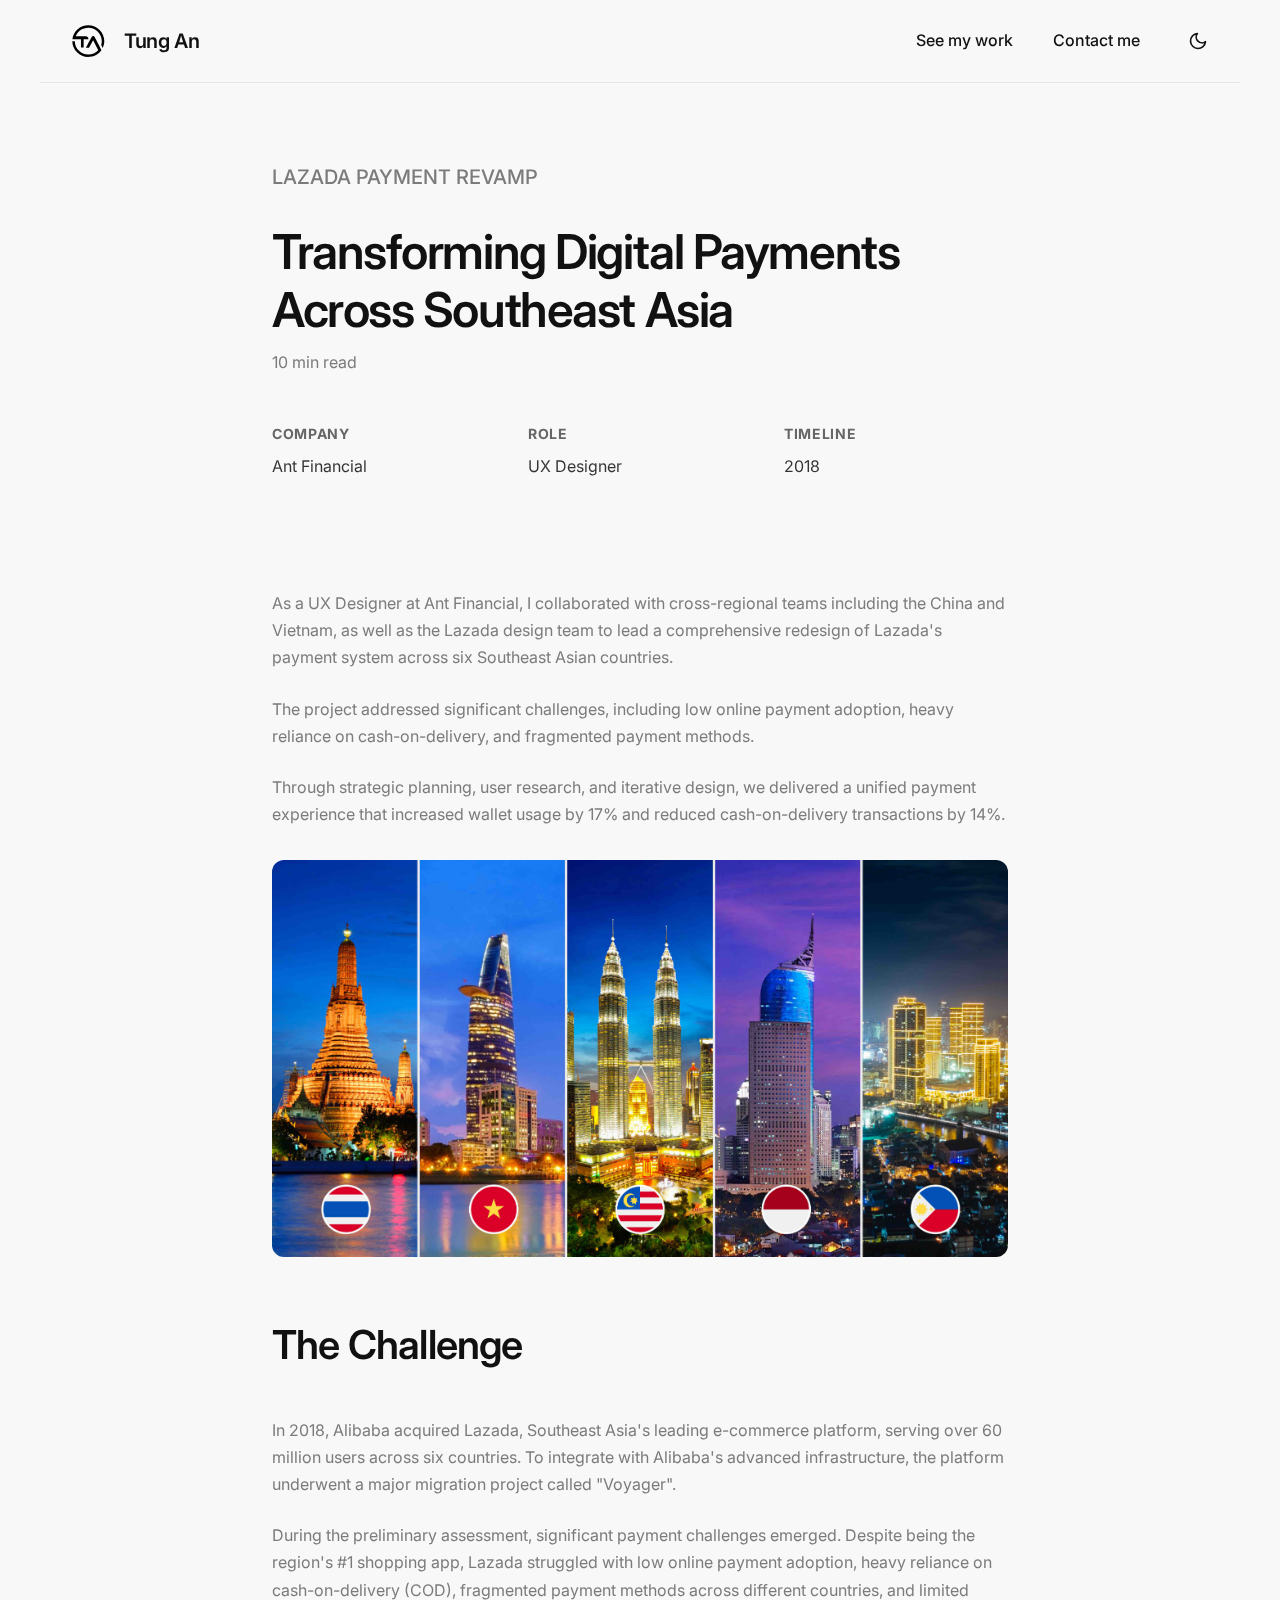
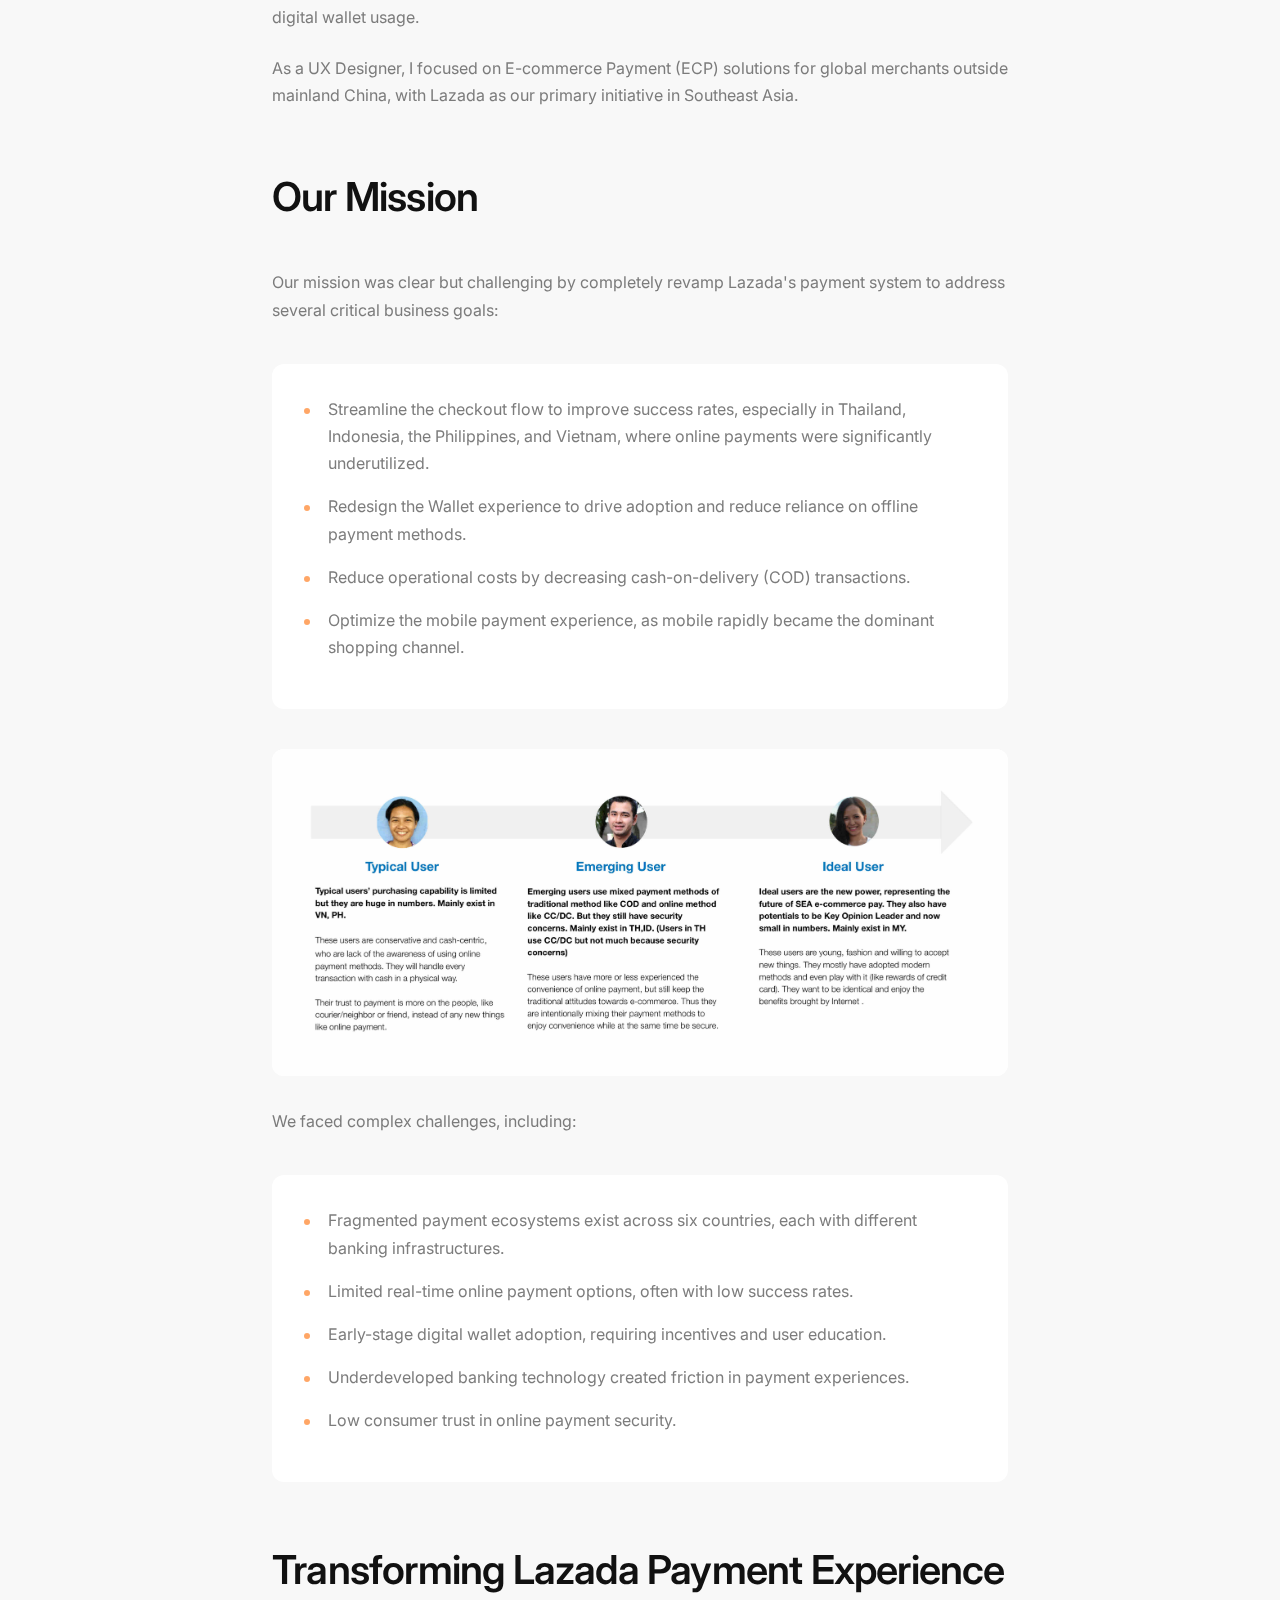
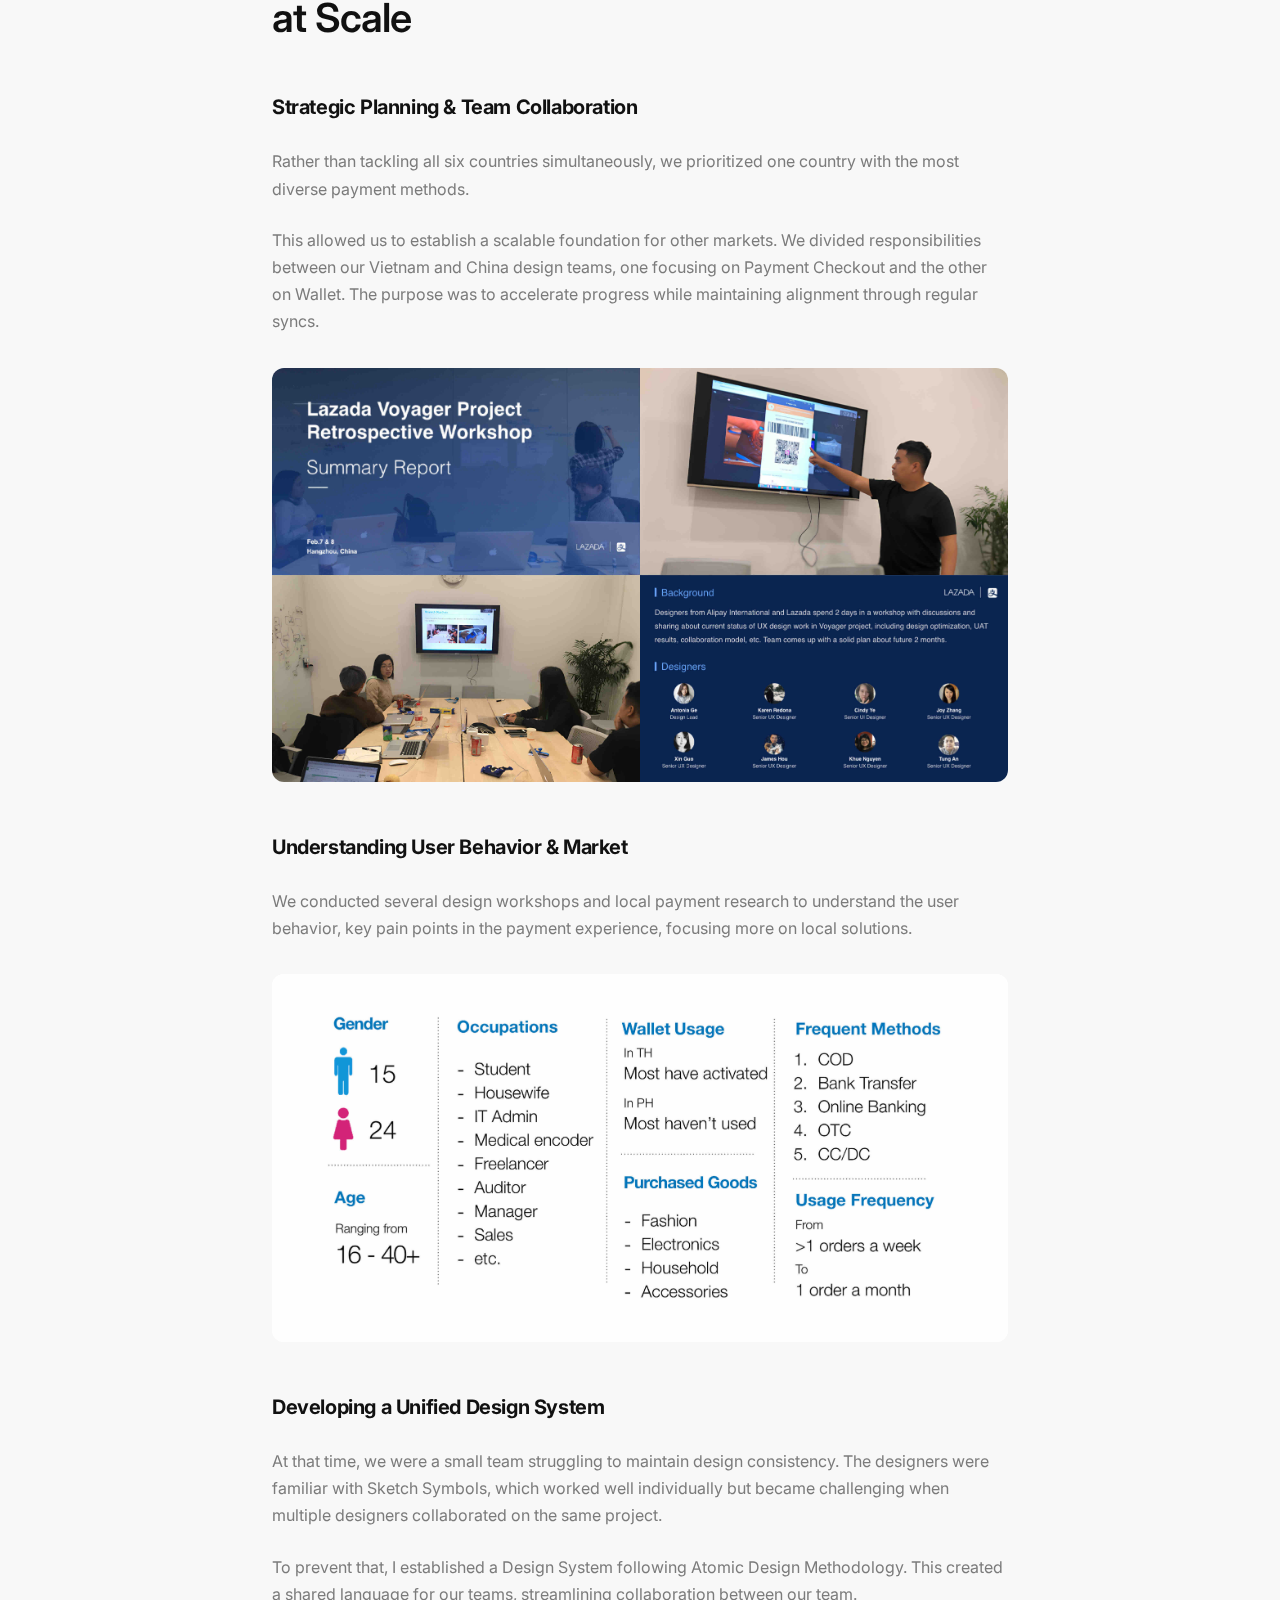
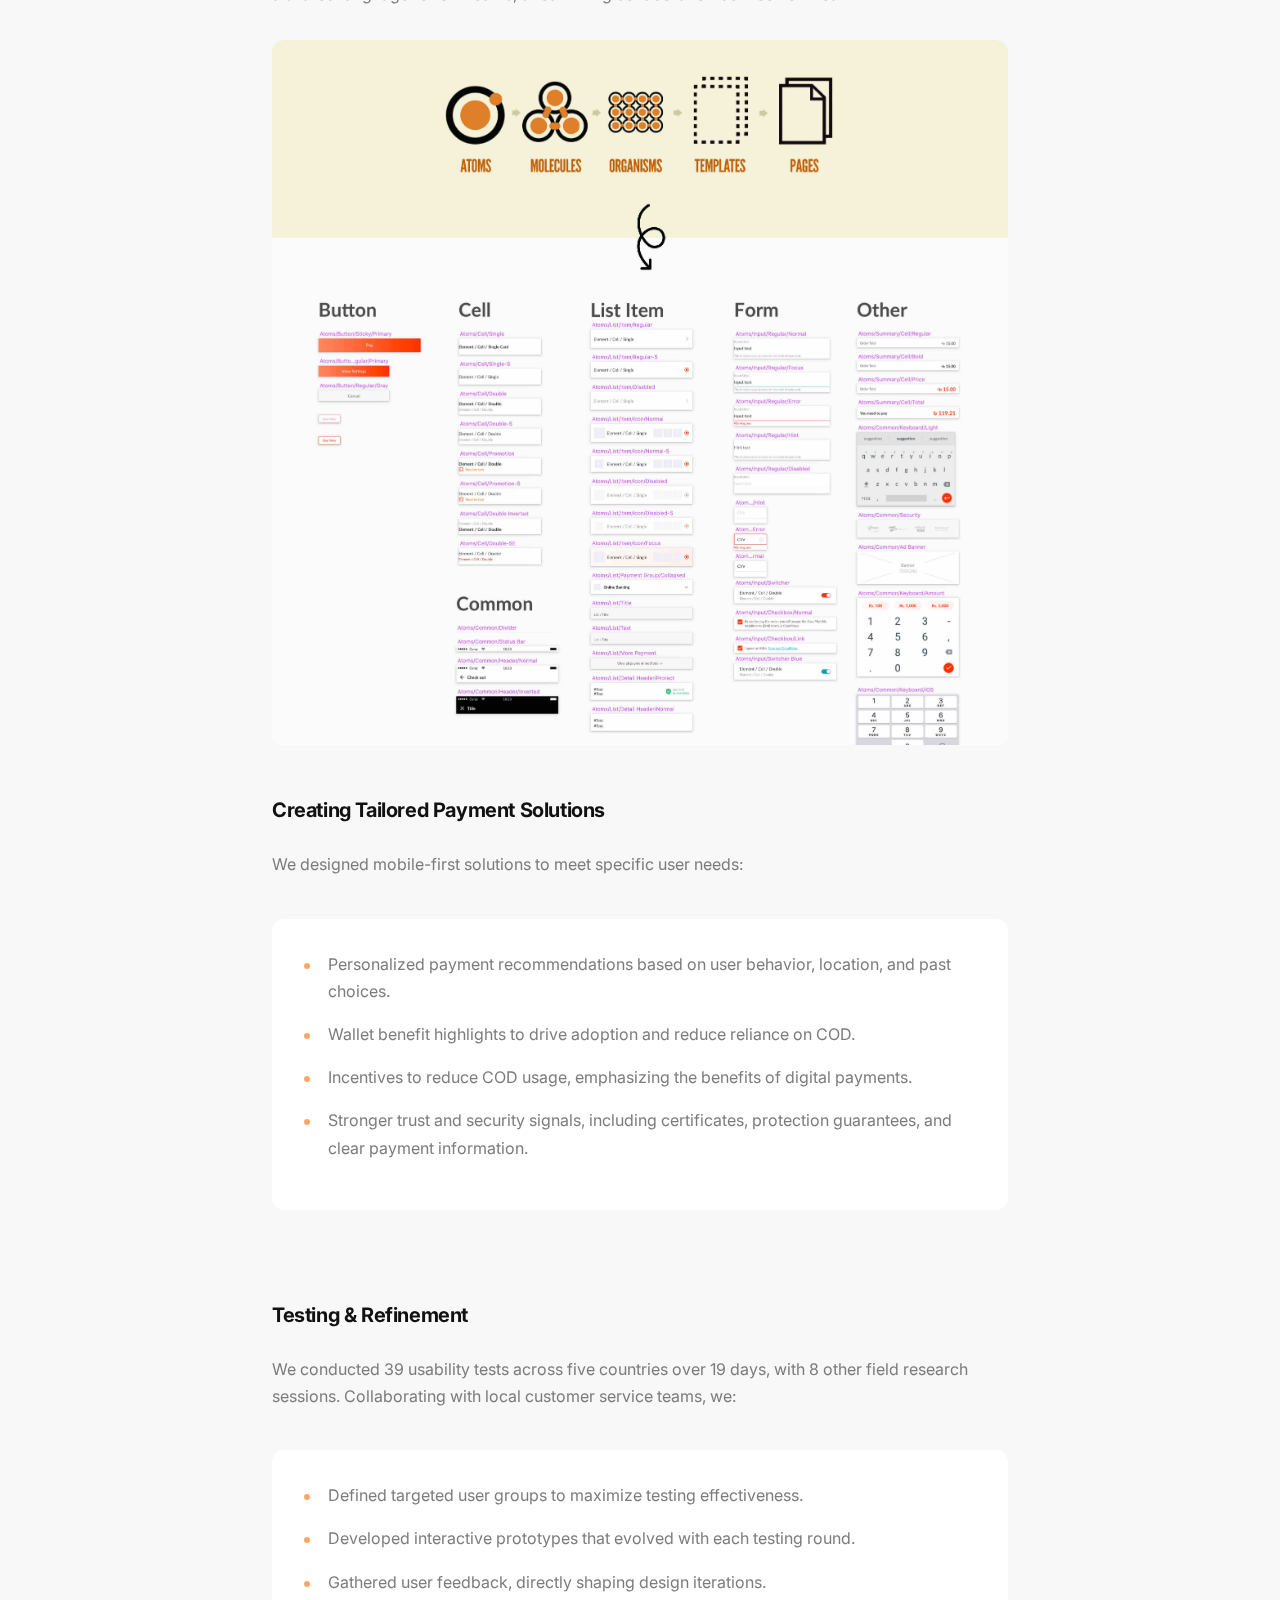
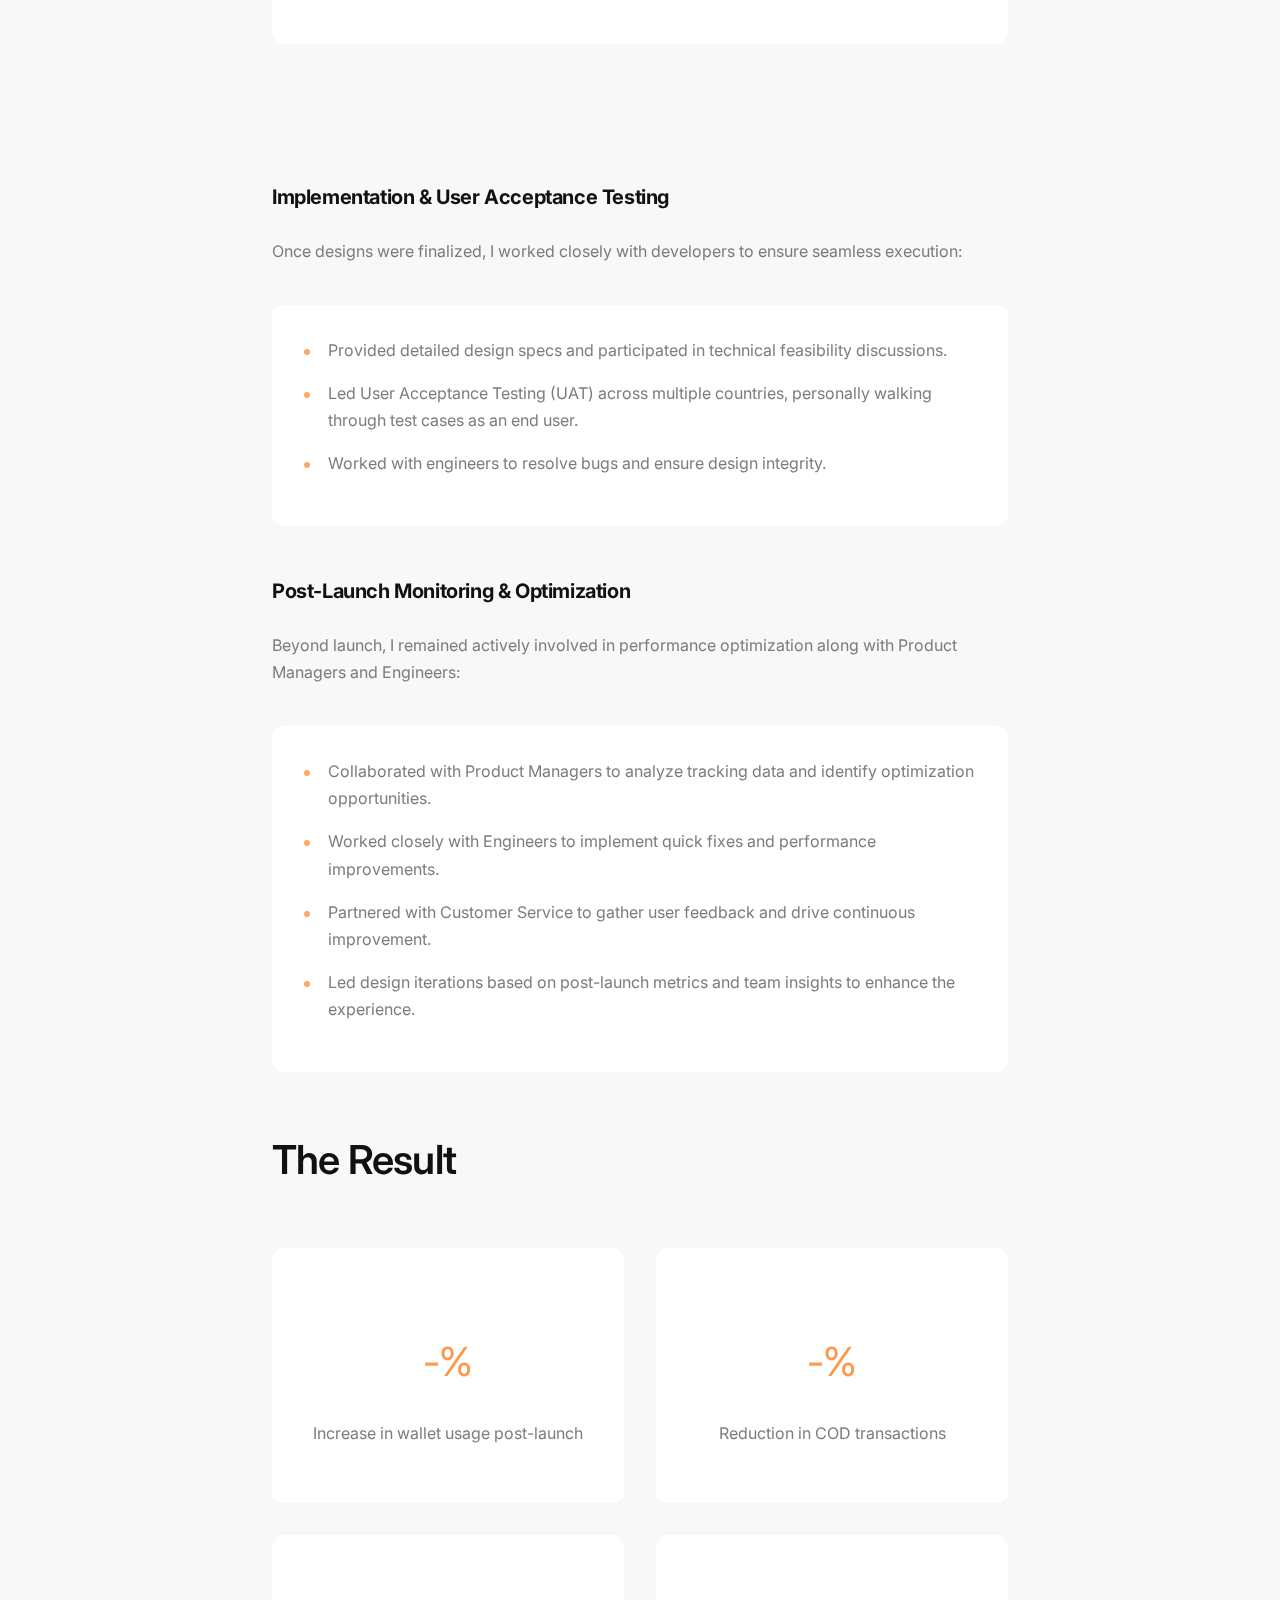
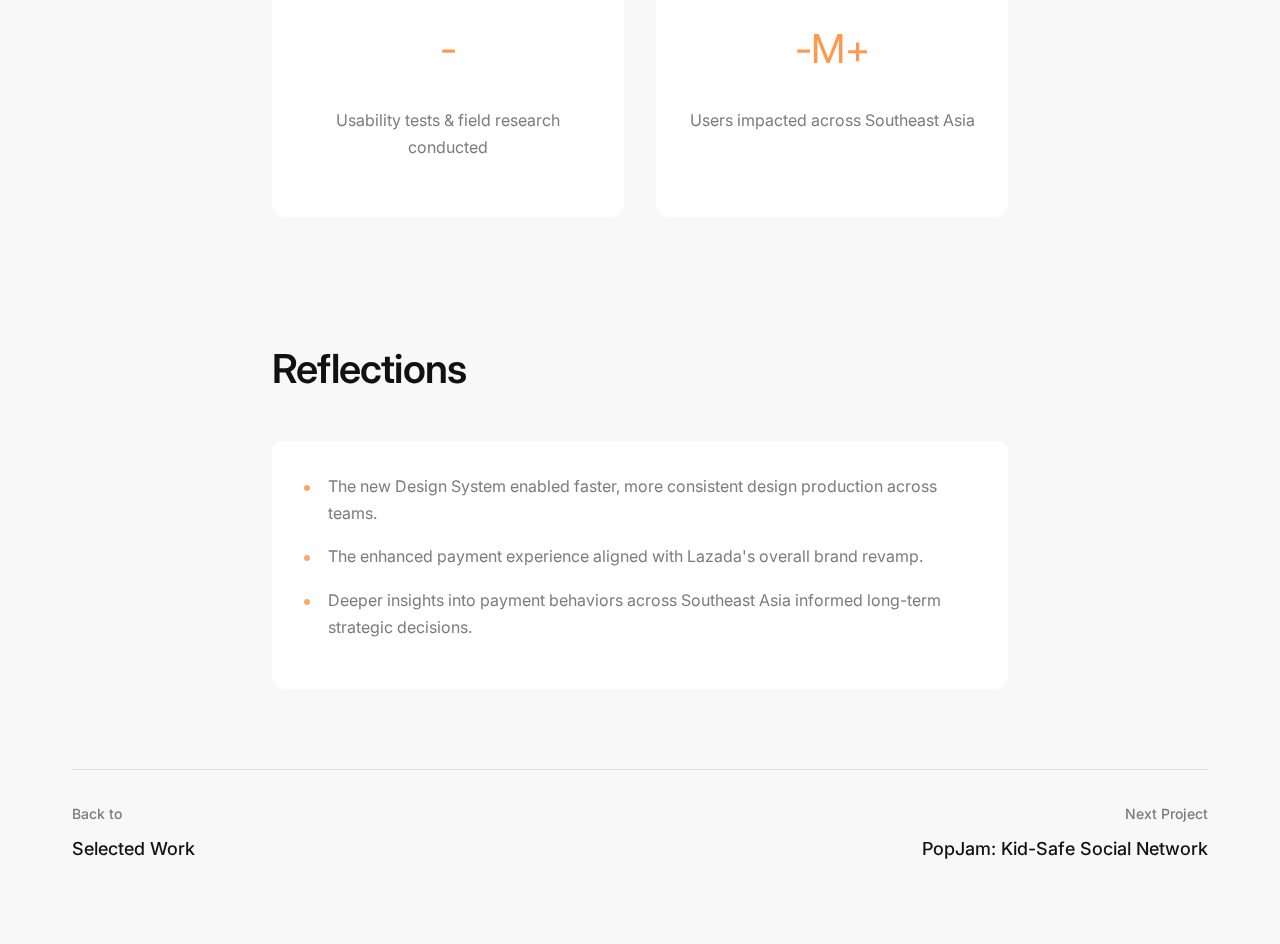
<file: lazada-case-study.html>
<!DOCTYPE html>
<html lang="en">
<head>
    <meta charset="UTF-8">
    <meta name="viewport" content="width=device-width, initial-scale=1.0">
    <title>Lazada Case Study - Tung An</title>
    <link rel="stylesheet" href="styles.css">
    <link rel="stylesheet" href="case-study.css">
    <link href="https://fonts.googleapis.com/css2?family=Inter:wght@400;500;600;700&display=swap" rel="stylesheet">
    
    <!-- Google tag (gtag.js) -->
    <script async src="https://www.googletagmanager.com/gtag/js?id=G-EB65K7MLMJ"></script>
    <script>
      window.dataLayer = window.dataLayer || [];
      function gtag(){dataLayer.push(arguments);}
      gtag('js', new Date());

      gtag('config', 'G-EB65K7MLMJ');
    </script>
    
    <!-- Favicon -->
    <link rel="apple-touch-icon" sizes="180x180" href="assets/favicon/apple-touch-icon.png">
    <link rel="icon" type="image/png" sizes="192x192" href="assets/favicon/android-chrome-192x192.png">
    <link rel="icon" type="image/png" sizes="512x512" href="assets/favicon/android-chrome-512x512.png">
    <link rel="shortcut icon" href="assets/favicon/favicon.ico">
    <meta name="theme-color" content="#ffffff">
</head>
<body>
    <header>
        <div class="name-group">
            <a href="/" class="name-link">
                <div class="logo-container">
                    <img class="logo-dark" src="assets/ta-logo.svg" alt="TA Logo">
                    <img class="logo-light" src="assets/ta-logo-light.svg" alt="TA Logo Light">
                </div>
                <h1>Tung An</h1>
            </a>
        </div>
        <nav>
            <a href="/#projects">See my work</a>
            <a href="/#contact">Contact me</a>
            <button id="theme-toggle" aria-label="Toggle dark mode">
                <svg class="light-icon" width="24" height="24" viewBox="0 0 24 24" fill="none" xmlns="http://www.w3.org/2000/svg">
                    <path d="M12 17C14.7614 17 17 14.7614 17 12C17 9.23858 14.7614 7 12 7C9.23858 7 7 9.23858 7 12C7 14.7614 9.23858 17 12 17Z" stroke="currentColor" stroke-width="2" stroke-linecap="round" stroke-linejoin="round"/>
                    <path d="M12 1V3M12 21V23M4.22 4.22L5.64 5.64M18.36 18.36L19.78 19.78M1 12H3M21 12H23M4.22 19.78L5.64 18.36M18.36 5.64L19.78 4.22" stroke="currentColor" stroke-width="2" stroke-linecap="round" stroke-linejoin="round"/>
                </svg>
                <svg class="dark-icon" width="24" height="24" viewBox="0 0 24 24" fill="none" xmlns="http://www.w3.org/2000/svg">
                    <path d="M21 12.79A9 9 0 1 1 11.21 3 7 7 0 0 0 21 12.79Z" stroke="currentColor" stroke-width="2" stroke-linecap="round" stroke-linejoin="round"/>
                </svg>
            </button>
        </nav>
    </header>

    <main class="case-study">
        <div class="case-study-hero">
            <p class="hero-subheading">Lazada Payment Revamp</p>
            <h1>Transforming Digital Payments Across Southeast Asia</h1>
            <p class="read-time">10 min read</p>
            
            <div class="meta-grid">
                <div class="meta-item">
                    <h3>Company</h3>
                    <p>Ant Financial</p>
                </div>
                <div class="meta-item">
                    <h3>Role</h3>
                    <p>UX Designer</p>
                </div>
                <div class="meta-item">
                    <h3>Timeline</h3>
                    <p>2018</p>
                </div>
            </div>

            <div class="case-study-content">
                <p>As a UX Designer at Ant Financial, I collaborated with cross-regional teams including the China and Vietnam, as well as the Lazada design team to lead a comprehensive redesign of Lazada's payment system across six Southeast Asian countries.</p>
                <p>The project addressed significant challenges, including low online payment adoption, heavy reliance on cash-on-delivery, and fragmented payment methods.</p>
                <p>Through strategic planning, user research, and iterative design, we delivered a unified payment experience that increased wallet usage by 17% and reduced cash-on-delivery transactions by 14%.</p>

                <div class="case-study-image">
                    <img src="assets/laz-1.jpg" alt="Lazada payment experience transformation overview">
                </div>
            </div>
        </div>

        <div class="case-study-section">
            <h2>The Challenge</h2>
            <p>In 2018, Alibaba acquired Lazada, Southeast Asia's leading e-commerce platform, serving over 60 million users across six countries. To integrate with Alibaba's advanced infrastructure, the platform underwent a major migration project called "Voyager".</p>
            <p>During the preliminary assessment, significant payment challenges emerged. Despite being the region's #1 shopping app, Lazada struggled with low online payment adoption, heavy reliance on cash-on-delivery (COD), fragmented payment methods across different countries, and limited digital wallet usage.</p>
            <p>As a UX Designer, I focused on E-commerce Payment (ECP) solutions for global merchants outside mainland China, with Lazada as our primary initiative in Southeast Asia.</p>
        </div>

        <div class="case-study-section">
            <h2>Our Mission</h2>
            <p>Our mission was clear but challenging by completely revamp Lazada's payment system to address several critical business goals:</p>
            
            <div class="key-points">
                <ul>
                    <li>Streamline the checkout flow to improve success rates, especially in Thailand, Indonesia, the Philippines, and Vietnam, where online payments were significantly underutilized.</li>
                    <li>Redesign the Wallet experience to drive adoption and reduce reliance on offline payment methods.</li>
                    <li>Reduce operational costs by decreasing cash-on-delivery (COD) transactions.</li>
                    <li>Optimize the mobile payment experience, as mobile rapidly became the dominant shopping channel.</li>
                </ul>
            </div>

            <div class="case-study-image">
                <img src="assets/laz-3.jpg" alt="Lazada payment system business goals and objectives" loading="lazy">
            </div>

            <p>We faced complex challenges, including:</p>
            
            <div class="key-points">
                <ul>
                    <li>Fragmented payment ecosystems exist across six countries, each with different banking infrastructures.</li>
                    <li>Limited real-time online payment options, often with low success rates.</li>
                    <li>Early-stage digital wallet adoption, requiring incentives and user education.</li>
                    <li>Underdeveloped banking technology created friction in payment experiences.</li>
                    <li>Low consumer trust in online payment security.</li>
                </ul>
            </div>
        </div>

        <div class="case-study-section">
            <h2>Transforming Lazada Payment Experience at Scale</h2>

            <h3>Strategic Planning & Team Collaboration</h3>
            <p>Rather than tackling all six countries simultaneously, we prioritized one country with the most diverse payment methods.</p>
            <p>This allowed us to establish a scalable foundation for other markets. We divided responsibilities between our Vietnam and China design teams, one focusing on Payment Checkout and the other on Wallet. The purpose was to accelerate progress while maintaining alignment through regular syncs.</p>

            <div class="case-study-image">
                <img src="assets/laz-2.jpg" alt="Team collaboration and responsibility distribution" loading="lazy">
            </div>

            <h3>Understanding User Behavior & Market</h3>
            <p>We conducted several design workshops and local payment research to understand the user behavior, key pain points in the payment experience, focusing more on local solutions.</p>

            <div class="case-study-image">
                <img src="assets/laz-4.jpg" alt="User behavior research and market analysis findings" loading="lazy">
            </div>

            <h3>Developing a Unified Design System</h3>
            <p>At that time, we were a small team struggling to maintain design consistency. The designers were familiar with Sketch Symbols, which worked well individually but became challenging when multiple designers collaborated on the same project.</p>
            <p>To prevent that, I established a Design System following Atomic Design Methodology. This created a shared language for our teams, streamlining collaboration between our team.</p>

            <div class="case-study-image">
                <img src="assets/laz-5.jpg" alt="Lazada Design System based on Atomic Design Methodology" loading="lazy">
            </div>

            <h3>Creating Tailored Payment Solutions</h3>
            <p>We designed mobile-first solutions to meet specific user needs:</p>
            <div class="key-points">
                <ul>
                    <li>Personalized payment recommendations based on user behavior, location, and past choices.</li>
                    <li>Wallet benefit highlights to drive adoption and reduce reliance on COD.</li>
                    <li>Incentives to reduce COD usage, emphasizing the benefits of digital payments.</li>
                    <li>Stronger trust and security signals, including certificates, protection guarantees, and clear payment information.</li>
                </ul>
            </div>

            <div class="case-study-image">
                <img src="assets/laz-6.jpg" alt="Mobile-first payment solutions and user experience design" loading="lazy">
            </div>

            <h3>Testing & Refinement</h3>
            <p>We conducted 39 usability tests across five countries over 19 days, with 8 other field research sessions. Collaborating with local customer service teams, we:</p>
            <div class="key-points">
                <ul>
                    <li>Defined targeted user groups to maximize testing effectiveness.</li>
                    <li>Developed interactive prototypes that evolved with each testing round.</li>
                    <li>Gathered user feedback, directly shaping design iterations.</li>
                </ul>
            </div>

            <div class="case-study-image">
                <img src="assets/laz-7.jpg" alt="Usability testing" loading="lazy">
            </div>

            <div class="case-study-image">
                <img src="assets/laz-8.jpg" alt="Design iteration" loading="lazy">
            </div>

            <h3>Implementation & User Acceptance Testing</h3>
            <p>Once designs were finalized, I worked closely with developers to ensure seamless execution:</p>
            <div class="key-points">
                <ul>
                    <li>Provided detailed design specs and participated in technical feasibility discussions.</li>
                    <li>Led User Acceptance Testing (UAT) across multiple countries, personally walking through test cases as an end user.</li>
                    <li>Worked with engineers to resolve bugs and ensure design integrity.</li>
                </ul>
            </div>

            <h3>Post-Launch Monitoring & Optimization</h3>
            <p>Beyond launch, I remained actively involved in performance optimization along with Product Managers and Engineers:</p>
            <div class="key-points">
                <ul>
                    <li>Collaborated with Product Managers to analyze tracking data and identify optimization opportunities.</li>
                    <li>Worked closely with Engineers to implement quick fixes and performance improvements.</li>
                    <li>Partnered with Customer Service to gather user feedback and drive continuous improvement.</li>
                    <li>Led design iterations based on post-launch metrics and team insights to enhance the experience.</li>
                </ul>
            </div>
        </div>

        <div class="case-study-section">
            <h2>The Result</h2>
            
            <div class="results-grid">
                <div class="result-item">
                    <h3>17%</h3>
                    <p>Increase in wallet usage post-launch</p>
                </div>
                <div class="result-item">
                    <h3>14%</h3>
                    <p>Reduction in COD transactions</p>
                </div>
                <div class="result-item">
                    <h3>47</h3>
                    <p>Usability tests & field research conducted</p>
                </div>
                <div class="result-item">
                    <h3>60M+</h3>
                    <p>Users impacted across Southeast Asia</p>
                </div>
            </div>

            <div class="case-study-image">
                <img src="assets/laz-9.jpg" alt="Final results and impact visualization" loading="lazy">
            </div>
        </div>

        <div class="case-study-section">
            <h2>Reflections</h2>

            <div class="key-points">
                <ul>
                    <li>The new Design System enabled faster, more consistent design production across teams.</li>
                    <li>The enhanced payment experience aligned with Lazada's overall brand revamp.</li>
                    <li>Deeper insights into payment behaviors across Southeast Asia informed long-term strategic decisions.</li>
                </ul>
            </div>
        </div>

        <div class="case-study-nav">
            <a href="/#projects" class="nav-link">
                <span class="nav-label">Back to</span>
                <span class="nav-title">Selected Work</span>
            </a>
            <a href="popjam-case-study" class="nav-link">
                <span class="nav-label">Next Project</span>
                <span class="nav-title">PopJam: Kid-Safe Social Network</span>
            </a>
        </div>
    </main>

    <script src="script.js"></script>
</body>
</html>
</file>
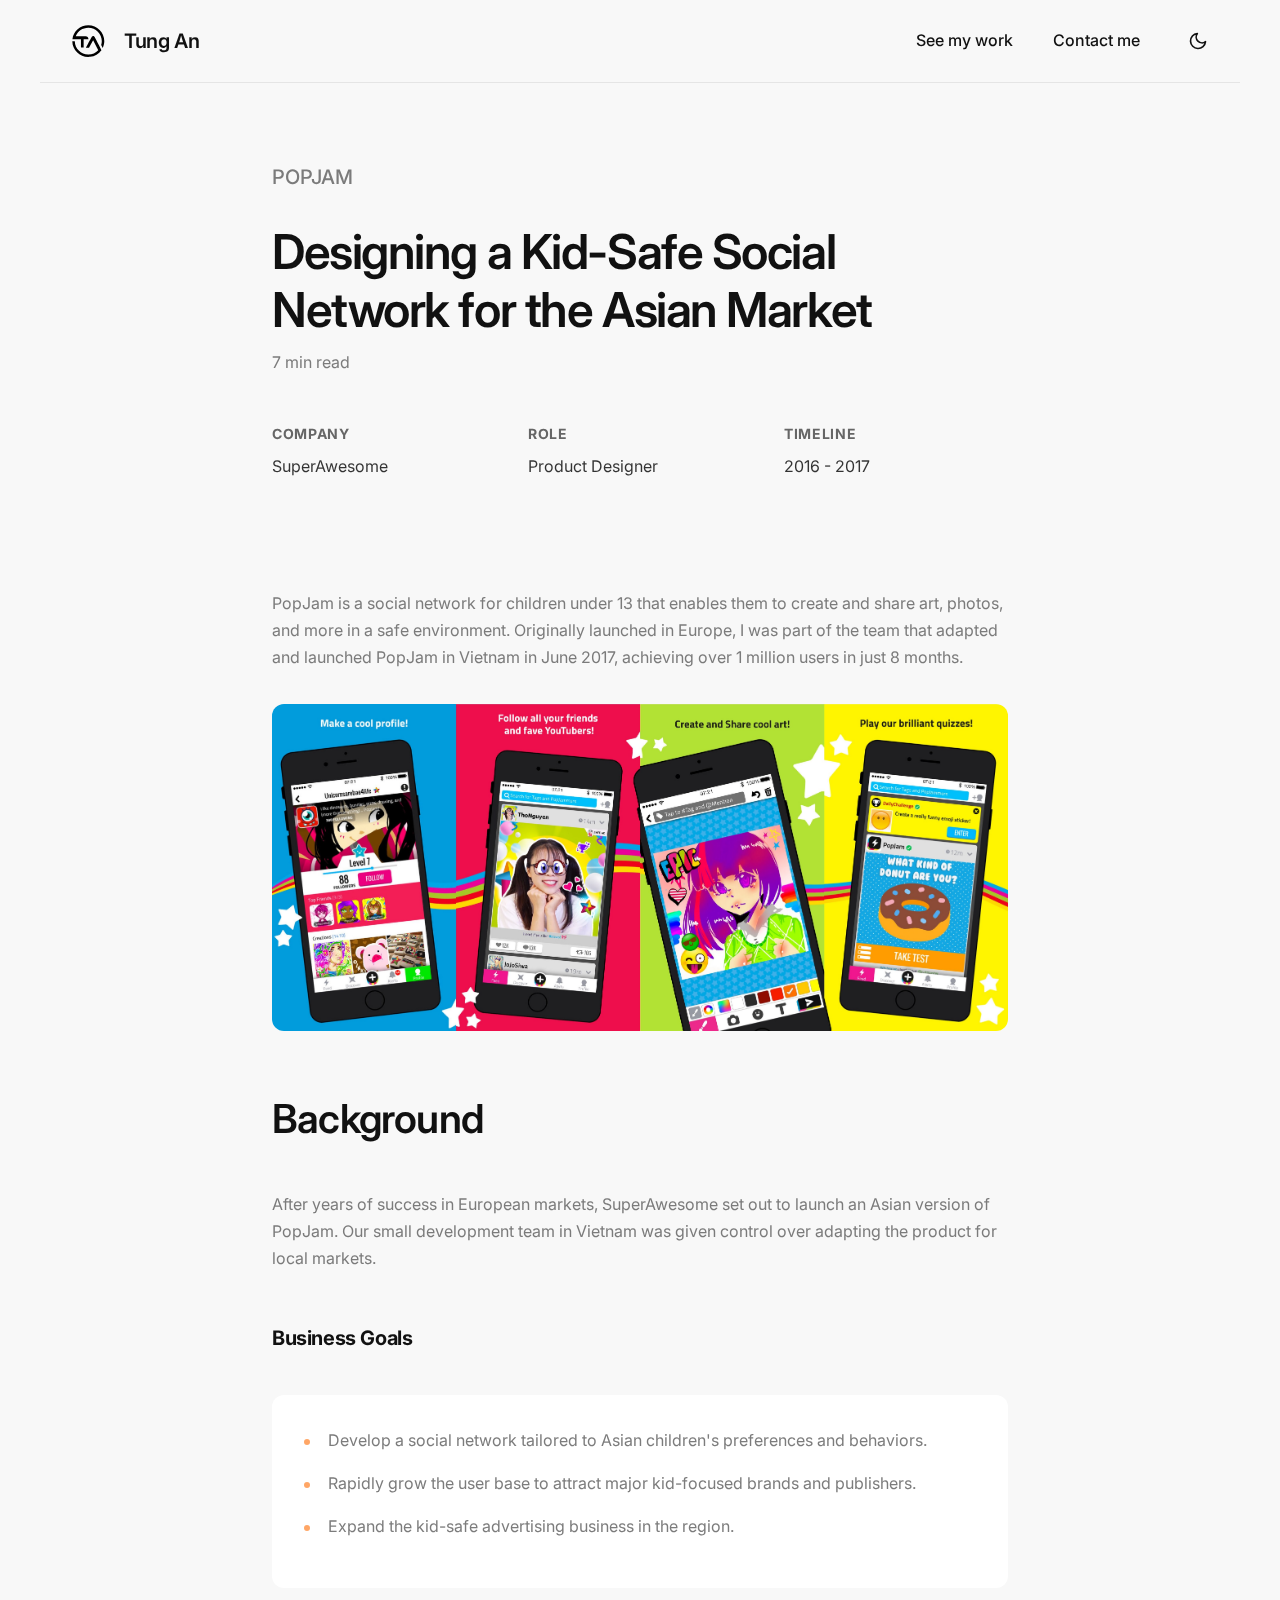
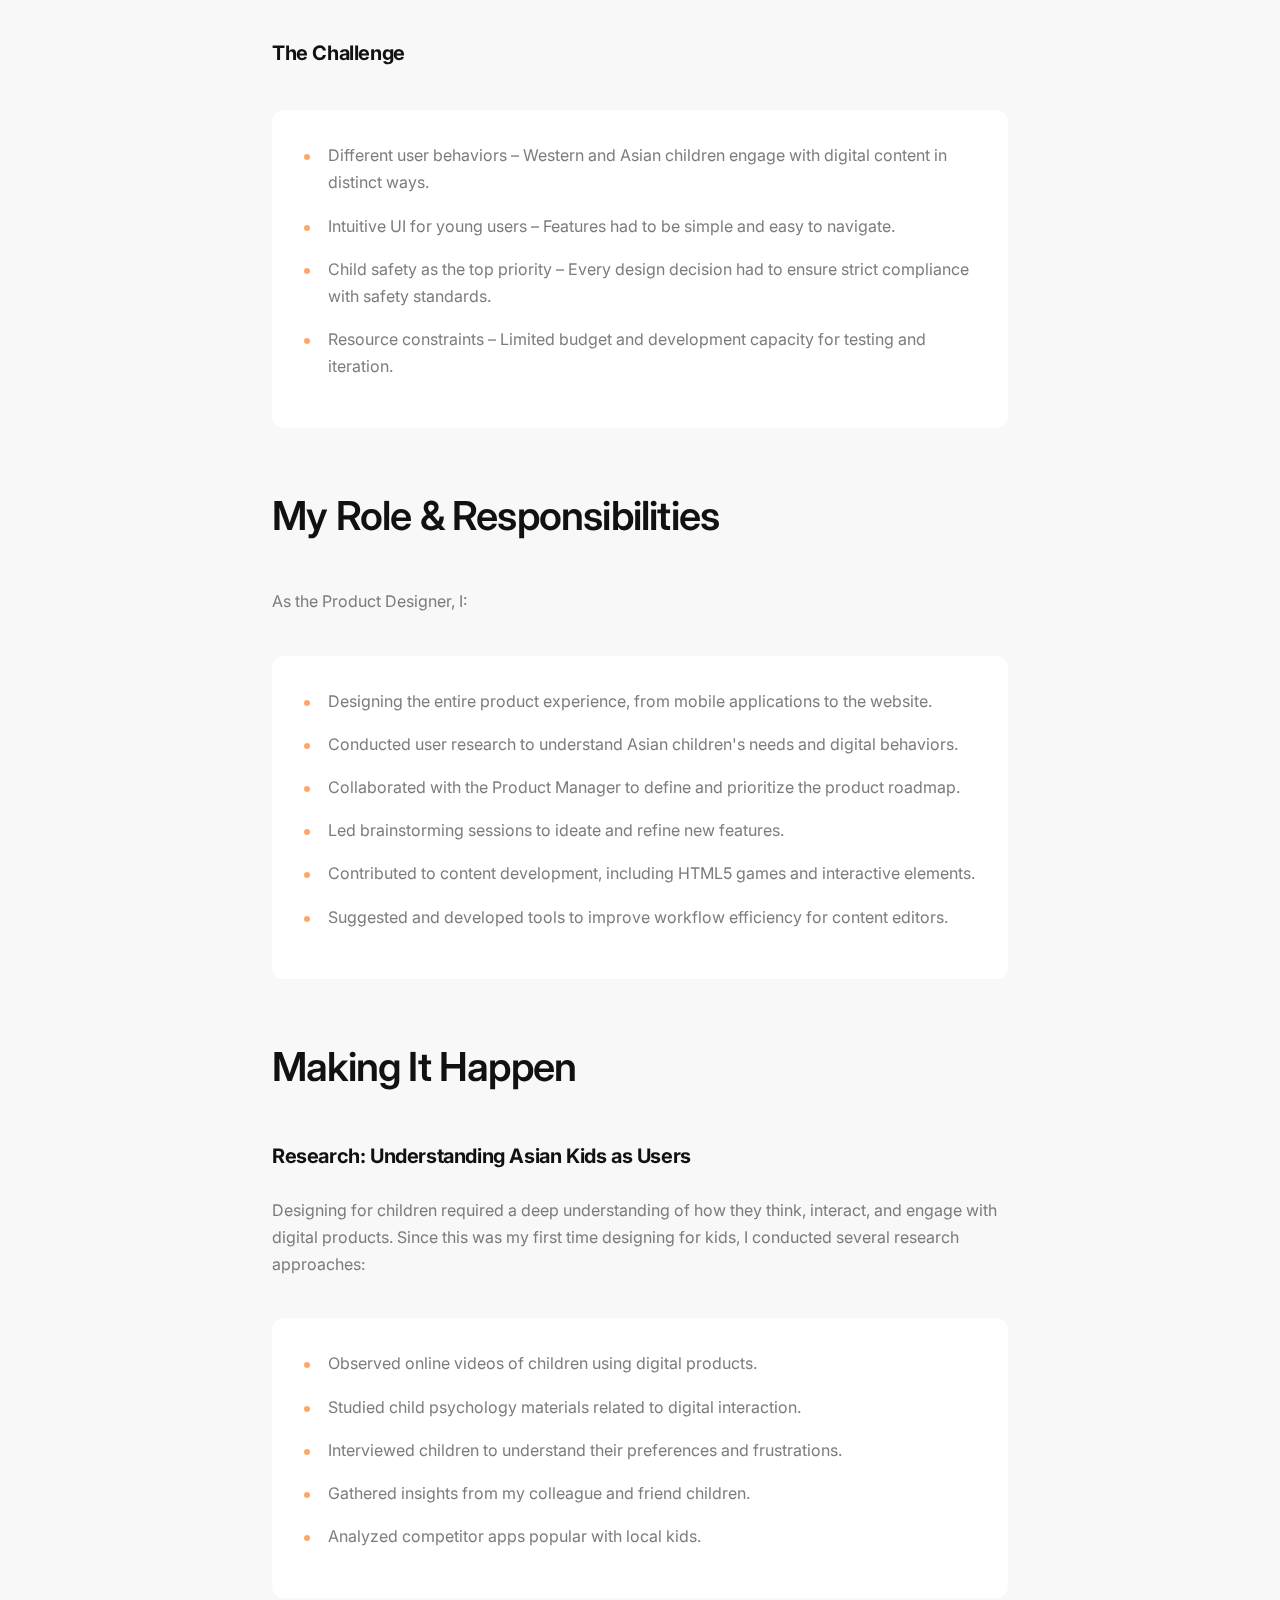
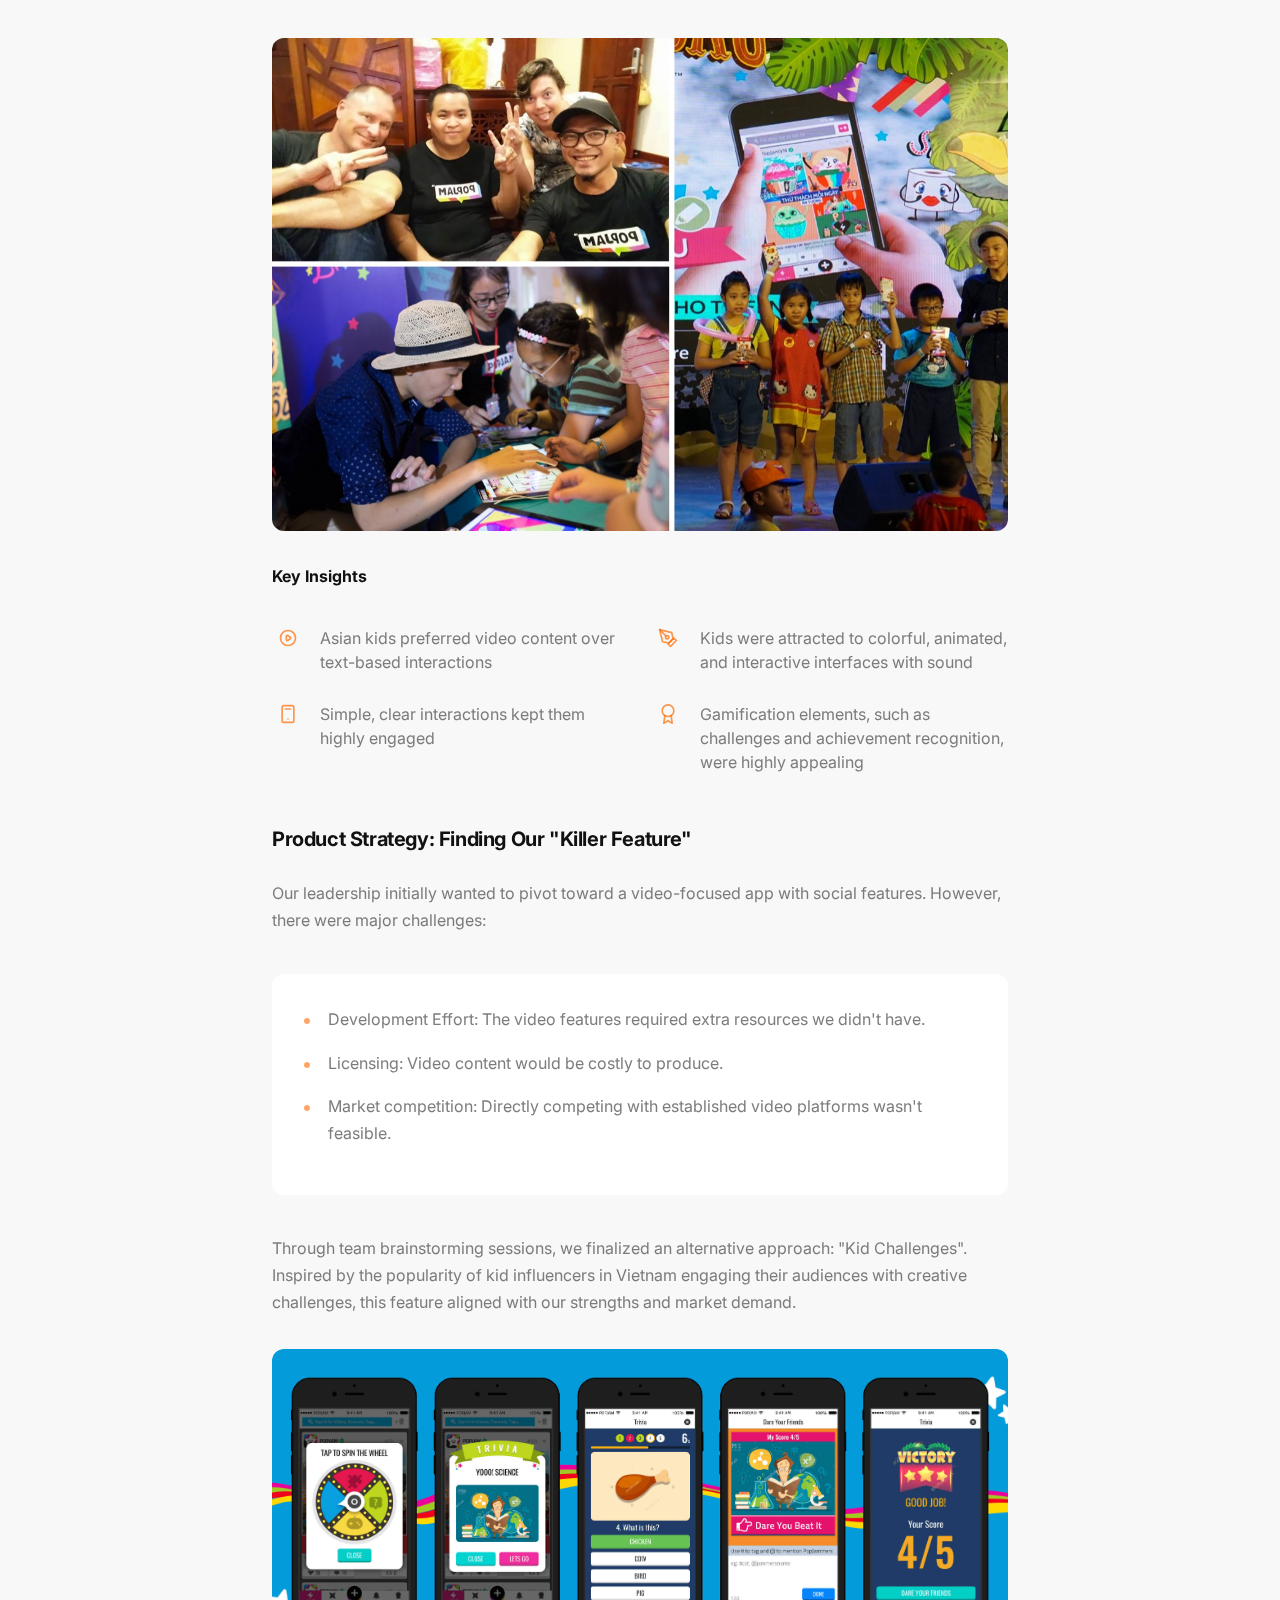
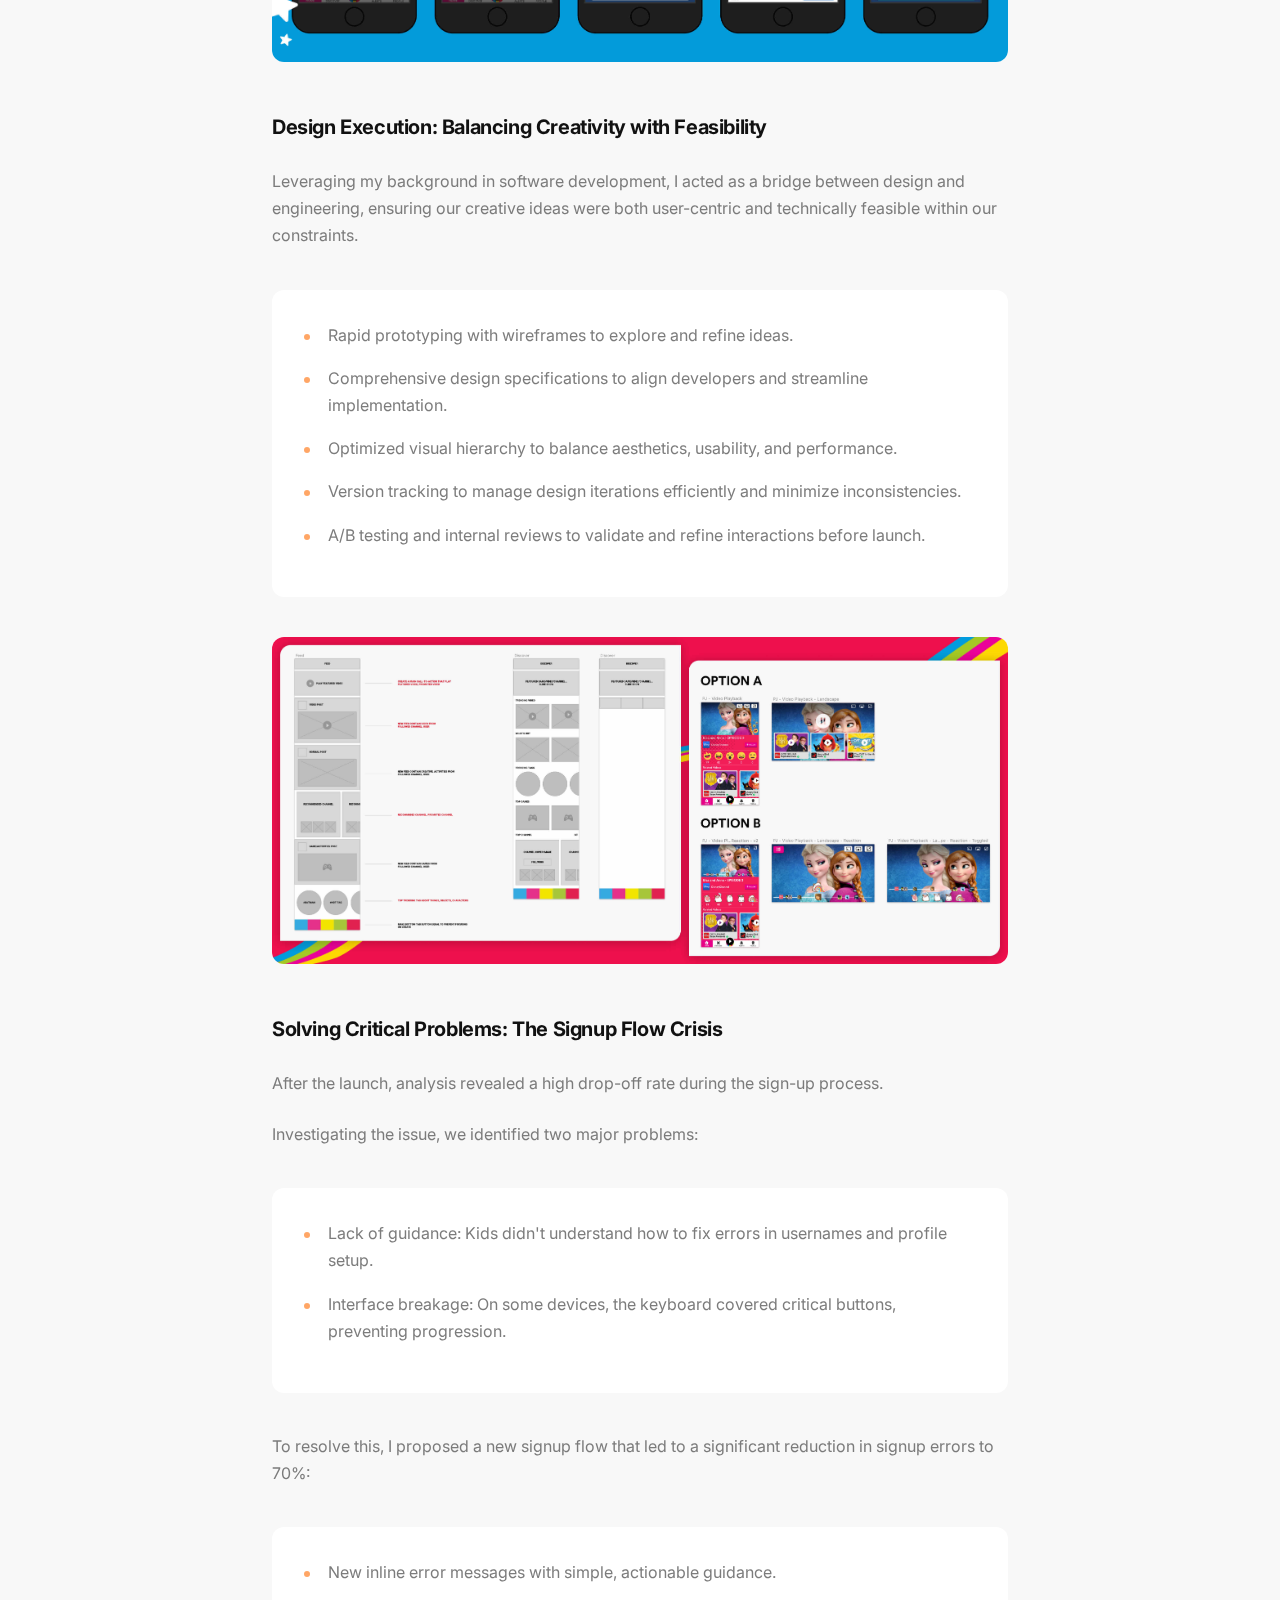
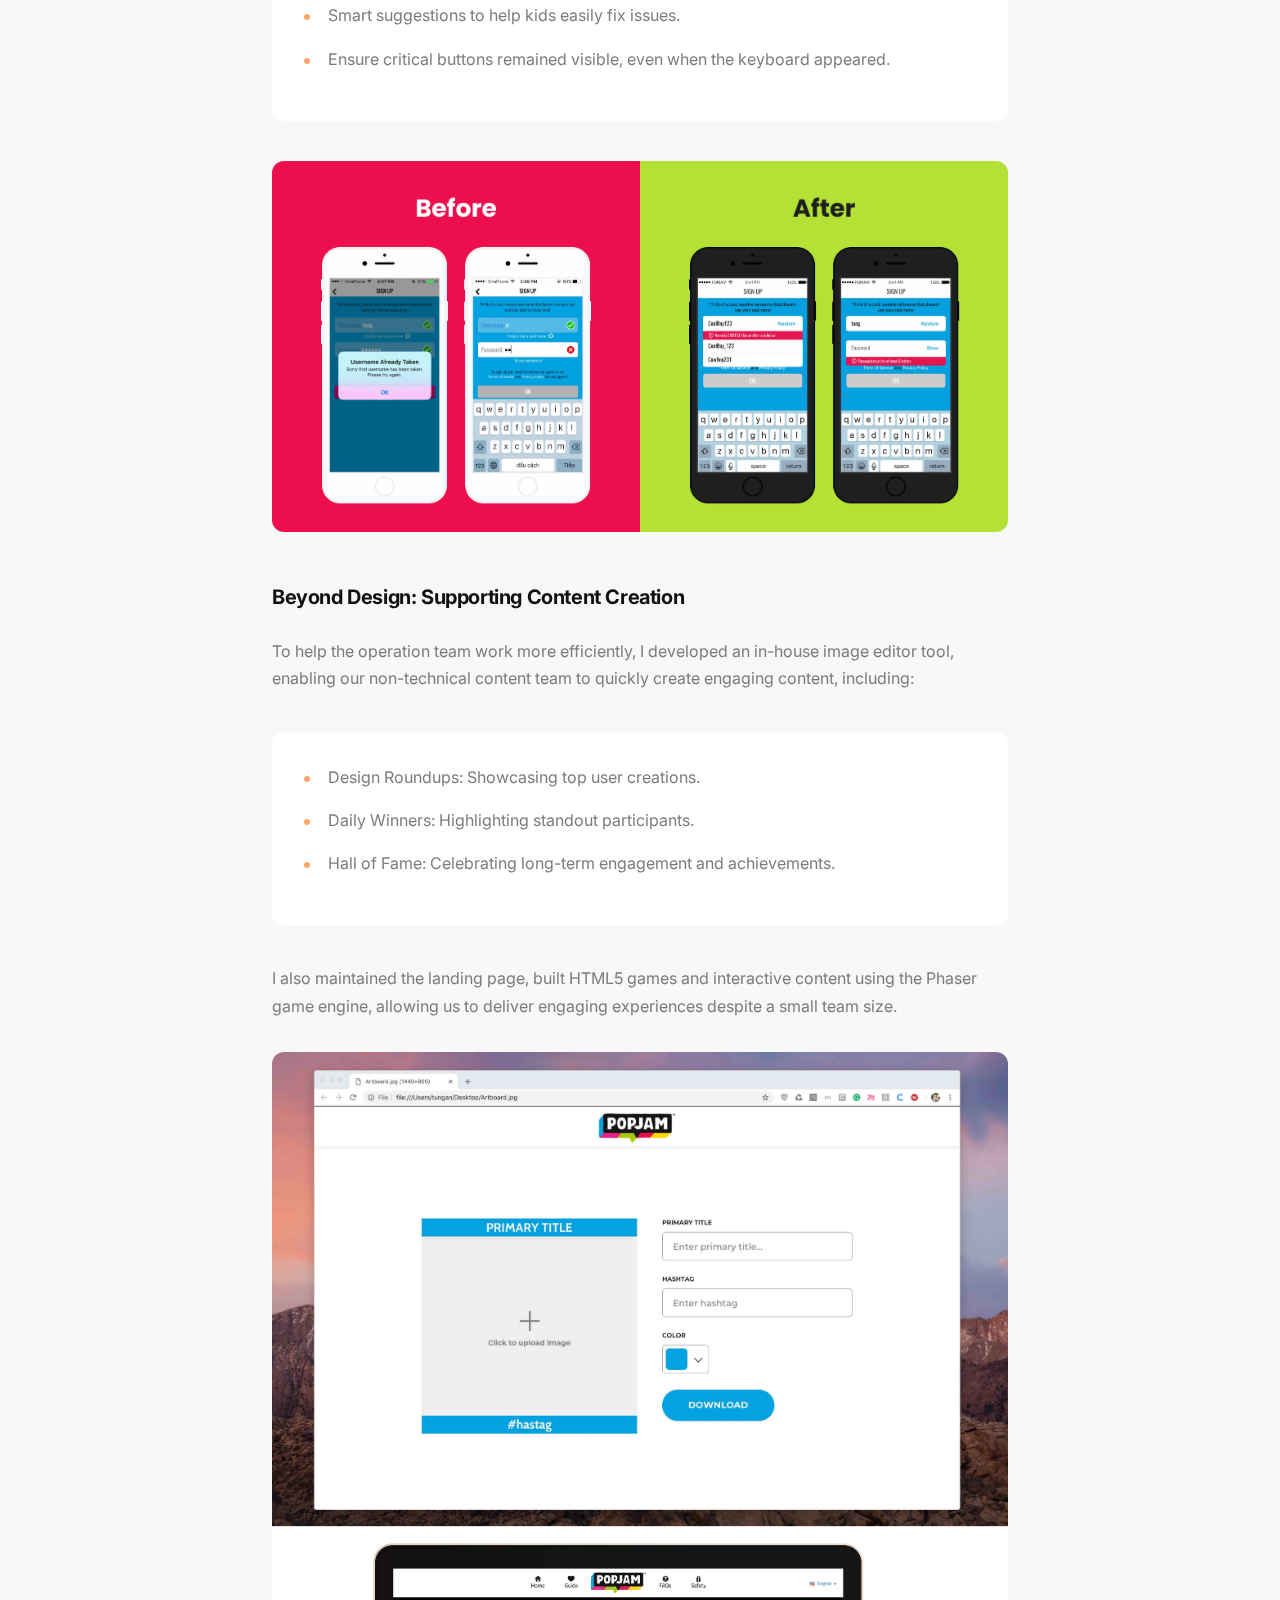
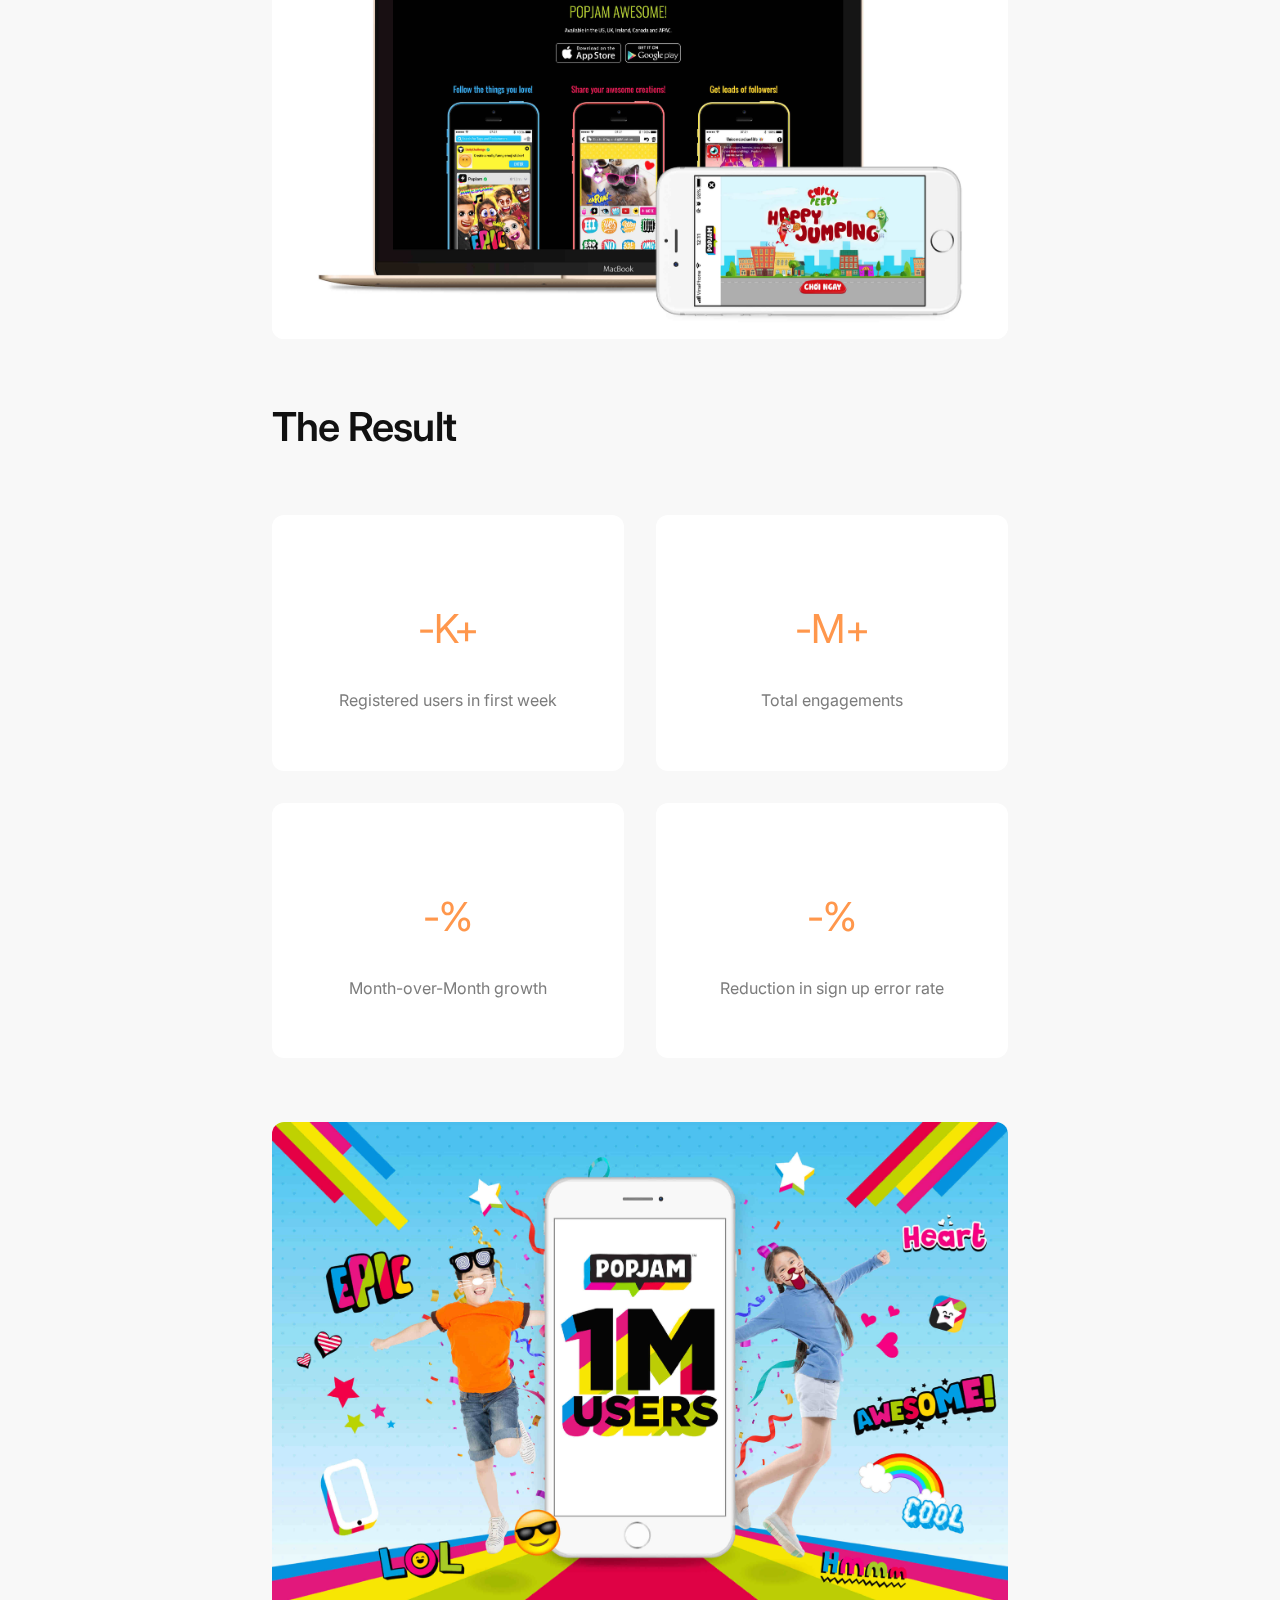
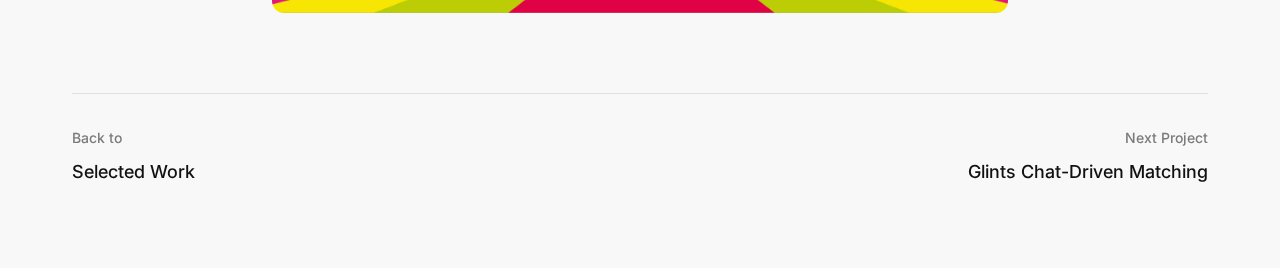
<file: popjam-case-study.html>
<!DOCTYPE html>
<html lang="en">
<head>
    <meta charset="UTF-8">
    <meta name="viewport" content="width=device-width, initial-scale=1.0">
    <title>PopJam Case Study - Tung An</title>
    <link rel="stylesheet" href="styles.css">
    <link rel="stylesheet" href="case-study.css">
    <link href="https://fonts.googleapis.com/css2?family=Inter:wght@400;500;600;700&display=swap" rel="stylesheet">
    
    <!-- Google tag (gtag.js) -->
    <script async src="https://www.googletagmanager.com/gtag/js?id=G-EB65K7MLMJ"></script>
    <script>
      window.dataLayer = window.dataLayer || [];
      function gtag(){dataLayer.push(arguments);}
      gtag('js', new Date());

      gtag('config', 'G-EB65K7MLMJ');
    </script>
    
    <!-- Favicon -->
    <link rel="apple-touch-icon" sizes="180x180" href="assets/favicon/apple-touch-icon.png">
    <link rel="icon" type="image/png" sizes="192x192" href="assets/favicon/android-chrome-192x192.png">
    <link rel="icon" type="image/png" sizes="512x512" href="assets/favicon/android-chrome-512x512.png">
    <link rel="shortcut icon" href="assets/favicon/favicon.ico">
    <meta name="theme-color" content="#ffffff">
</head>
<body>
    <header>
        <div class="name-group">
            <a href="/" class="name-link">
                <div class="logo-container">
                    <img class="logo-dark" src="assets/ta-logo.svg" alt="TA Logo">
                    <img class="logo-light" src="assets/ta-logo-light.svg" alt="TA Logo Light">
                </div>
                <h1>Tung An</h1>
            </a>
        </div>
        <nav>
            <a href="/#projects">See my work</a>
            <a href="/#contact">Contact me</a>
            <button id="theme-toggle" aria-label="Toggle dark mode">
                <svg class="light-icon" width="24" height="24" viewBox="0 0 24 24" fill="none" xmlns="http://www.w3.org/2000/svg">
                    <path d="M12 17C14.7614 17 17 14.7614 17 12C17 9.23858 14.7614 7 12 7C9.23858 7 7 9.23858 7 12C7 14.7614 9.23858 17 12 17Z" stroke="currentColor" stroke-width="2" stroke-linecap="round" stroke-linejoin="round"/>
                    <path d="M12 1V3M12 21V23M4.22 4.22L5.64 5.64M18.36 18.36L19.78 19.78M1 12H3M21 12H23M4.22 19.78L5.64 18.36M18.36 5.64L19.78 4.22" stroke="currentColor" stroke-width="2" stroke-linecap="round" stroke-linejoin="round"/>
                </svg>
                <svg class="dark-icon" width="24" height="24" viewBox="0 0 24 24" fill="none" xmlns="http://www.w3.org/2000/svg">
                    <path d="M21 12.79A9 9 0 1 1 11.21 3 7 7 0 0 0 21 12.79Z" stroke="currentColor" stroke-width="2" stroke-linecap="round" stroke-linejoin="round"/>
                </svg>
            </button>
        </nav>
    </header>

    <main class="case-study">
        <div class="case-study-hero">
            <p class="hero-subheading">PopJam</p>
            <h1>Designing a Kid-Safe Social Network for the Asian Market</h1>
            <p class="read-time">7 min read</p>
            
            <div class="meta-grid">
                <div class="meta-item">
                    <h3>Company</h3>
                    <p>SuperAwesome</p>
                </div>
                <div class="meta-item">
                    <h3>Role</h3>
                    <p>Product Designer</p>
                </div>
                <div class="meta-item">
                    <h3>Timeline</h3>
                    <p>2016 - 2017</p>
                </div>
            </div>

            <div class="case-study-content">
                <p>PopJam is a social network for children under 13 that enables them to create and share art, photos, and more in a safe environment. Originally launched in Europe, I was part of the team that adapted and launched PopJam in Vietnam in June 2017, achieving over 1 million users in just 8 months.</p>
                <div class="case-study-image">
                    <img src="assets/popjam-1.jpg" alt="PopJam interface showcase">
                </div>
            </div>
        </div>

        <div class="case-study-section">
            <h2>Background</h2>
            <p>After years of success in European markets, SuperAwesome set out to launch an Asian version of PopJam. Our small development team in Vietnam was given control over adapting the product for local markets.</p>
            
            <h3>Business Goals</h3>
            <div class="key-points">
                <ul>
                    <li>Develop a social network tailored to Asian children's preferences and behaviors.</li>
                    <li>Rapidly grow the user base to attract major kid-focused brands and publishers.</li>
                    <li>Expand the kid-safe advertising business in the region.</li>
                </ul>
            </div>

            <h3>The Challenge</h3>
            <div class="key-points">
                <ul>
                    <li>Different user behaviors – Western and Asian children engage with digital content in distinct ways.</li>
                    <li>Intuitive UI for young users – Features had to be simple and easy to navigate.</li>
                    <li>Child safety as the top priority – Every design decision had to ensure strict compliance with safety standards.</li>
                    <li>Resource constraints – Limited budget and development capacity for testing and iteration.</li>
                </ul>
            </div>
        </div>

        <div class="case-study-section">
            <h2>My Role & Responsibilities</h2>
            <p>As the Product Designer, I:</p>
            <div class="key-points">
                <ul>
                    <li>Designing the entire product experience, from mobile applications to the website.</li>
                    <li>Conducted user research to understand Asian children's needs and digital behaviors.</li>
                    <li>Collaborated with the Product Manager to define and prioritize the product roadmap.</li>
                    <li>Led brainstorming sessions to ideate and refine new features.</li>
                    <li>Contributed to content development, including HTML5 games and interactive elements.</li>
                    <li>Suggested and developed tools to improve workflow efficiency for content editors.</li>
                </ul>
            </div>
        </div>

        <div class="case-study-section">
            <h2>Making It Happen</h2>

            <h3>Research: Understanding Asian Kids as Users</h3>
            <p>Designing for children required a deep understanding of how they think, interact, and engage with digital products. Since this was my first time designing for kids, I conducted several research approaches:</p>
            <div class="key-points">
                <ul>
                    <li>Observed online videos of children using digital products.</li>
                    <li>Studied child psychology materials related to digital interaction.</li>
                    <li>Interviewed children to understand their preferences and frustrations.</li>
                    <li>Gathered insights from my colleague and friend children.</li>
                    <li>Analyzed competitor apps popular with local kids.</li>
                </ul>
            </div>

            <div class="case-study-image">
                <img src="assets/popjam-2.jpg" alt="Research insights and user behavior analysis">
            </div>

            <h4>Key Insights</h4>
            <div class="insights-grid">
                <div class="insight-card">
                    <div class="insight-icon">
                        <svg width="24" height="24" viewBox="0 0 24 24" fill="none" xmlns="http://www.w3.org/2000/svg">
                            <path d="M14.7519 11.1679L11.5547 9.03647C10.8901 8.59343 10 9.06982 10 9.86852V14.1315C10 14.9302 10.8901 15.4066 11.5547 14.9635L14.7519 12.8321C15.3457 12.4362 15.3457 11.5638 14.7519 11.1679Z" stroke="currentColor" stroke-width="2" stroke-linecap="round" stroke-linejoin="round"/>
                            <path d="M21 12C21 16.9706 16.9706 21 12 21C7.02944 21 3 16.9706 3 12C3 7.02944 7.02944 3 12 3C16.9706 3 21 7.02944 21 12Z" stroke="currentColor" stroke-width="2" stroke-linecap="round" stroke-linejoin="round"/>
                        </svg>
                    </div>
                    <p>Asian kids preferred video content over text-based interactions</p>
                </div>
                <div class="insight-card">
                    <div class="insight-icon">
                        <svg width="24" height="24" viewBox="0 0 24 24" fill="none" xmlns="http://www.w3.org/2000/svg">
                            <path d="M12 19L19 12L22 15L15 22L12 19Z" stroke="currentColor" stroke-width="2" stroke-linecap="round" stroke-linejoin="round"/>
                            <path d="M18 13L16.5 5.5L2 2L5.5 16.5L13 18L18 13Z" stroke="currentColor" stroke-width="2" stroke-linecap="round" stroke-linejoin="round"/>
                            <path d="M2 2L9.586 9.586" stroke="currentColor" stroke-width="2" stroke-linecap="round" stroke-linejoin="round"/>
                            <path d="M11 13C12.1046 13 13 12.1046 13 11C13 9.89543 12.1046 9 11 9C9.89543 9 9 9.89543 9 11C9 12.1046 9.89543 13 11 13Z" stroke="currentColor" stroke-width="2" stroke-linecap="round" stroke-linejoin="round"/>
                        </svg>
                    </div>
                    <p>Kids were attracted to colorful, animated, and interactive interfaces with sound</p>
                </div>
                <div class="insight-card">
                    <div class="insight-icon">
                        <svg width="24" height="24" viewBox="0 0 24 24" fill="none" xmlns="http://www.w3.org/2000/svg">
                            <path d="M17 2H7C5.89543 2 5 2.89543 5 4V20C5 21.1046 5.89543 22 7 22H17C18.1046 22 19 21.1046 19 20V4C19 2.89543 18.1046 2 17 2Z" stroke="currentColor" stroke-width="2" stroke-linecap="round" stroke-linejoin="round"/>
                            <path d="M12 18H12.01" stroke="currentColor" stroke-width="2" stroke-linecap="round" stroke-linejoin="round"/>
                            <path d="M9 6H15" stroke="currentColor" stroke-width="2" stroke-linecap="round" stroke-linejoin="round"/>
                        </svg>
                    </div>
                    <p>Simple, clear interactions kept them highly engaged</p>
                </div>
                <div class="insight-card">
                    <div class="insight-icon">
                        <svg width="24" height="24" viewBox="0 0 24 24" fill="none" xmlns="http://www.w3.org/2000/svg">
                            <path d="M8.21 13.89L7 23L12 20L17 23L15.79 13.88" stroke="currentColor" stroke-width="2" stroke-linecap="round" stroke-linejoin="round"/>
                            <path d="M12 15C15.866 15 19 11.866 19 8C19 4.13401 15.866 1 12 1C8.13401 1 5 4.13401 5 8C5 11.866 8.13401 15 12 15Z" stroke="currentColor" stroke-width="2" stroke-linecap="round" stroke-linejoin="round"/>
                        </svg>
                    </div>
                    <p>Gamification elements, such as challenges and achievement recognition, were highly appealing</p>
                </div>
            </div>

            <h3>Product Strategy: Finding Our "Killer Feature"</h3>
            <p>Our leadership initially wanted to pivot toward a video-focused app with social features. However, there were major challenges:</p>
            <div class="key-points">
                <ul>
                    <li>Development Effort: The video features required extra resources we didn't have.</li>
                    <li>Licensing: Video content would be costly to produce.</li>
                    <li>Market competition: Directly competing with established video platforms wasn't feasible.</li>
                </ul>
            </div>
            <p>Through team brainstorming sessions, we finalized an alternative approach: "Kid Challenges". Inspired by the popularity of kid influencers in Vietnam engaging their audiences with creative challenges, this feature aligned with our strengths and market demand.</p>

            <div class="case-study-image">
                <img src="assets/popjam-3.jpg" alt="Team brainstorming and ideation process">
            </div>

            <h3>Design Execution: Balancing Creativity with Feasibility</h3>
            <p>Leveraging my background in software development, I acted as a bridge between design and engineering, ensuring our creative ideas were both user-centric and technically feasible within our constraints.</p>
            <div class="key-points">
                <ul>
                    <li>Rapid prototyping with wireframes to explore and refine ideas.</li>
                    <li>Comprehensive design specifications to align developers and streamline implementation.</li>
                    <li>Optimized visual hierarchy to balance aesthetics, usability, and performance.</li>
                    <li>Version tracking to manage design iterations efficiently and minimize inconsistencies.</li>
                    <li>A/B testing and internal reviews to validate and refine interactions before launch.</li>
                </ul>
            </div>

            <div class="case-study-image">
                <img src="assets/popjam-4.jpg" alt="Design execution and implementation process">
            </div>

            <h3>Solving Critical Problems: The Signup Flow Crisis</h3>
            <p>After the launch, analysis revealed a high drop-off rate during the sign-up process.</p>
            <p>Investigating the issue, we identified two major problems:</p>
            <div class="key-points">
                <ul>
                    <li>Lack of guidance: Kids didn't understand how to fix errors in usernames and profile setup.</li>
                    <li>Interface breakage: On some devices, the keyboard covered critical buttons, preventing progression.</li>
                </ul>
            </div>
            <p>To resolve this, I proposed a new signup flow that led to a significant reduction in signup errors to 70%:</p>
            <div class="key-points">
                <ul>
                    <li>New inline error messages with simple, actionable guidance.</li>
                    <li>Smart suggestions to help kids easily fix issues.</li>
                    <li>Ensure critical buttons remained visible, even when the keyboard appeared.</li>
                </ul>
            </div>

            <div class="case-study-image">
                <img src="assets/popjam-5.jpg" alt="Improved signup flow with error handling">
            </div>

            <h3>Beyond Design: Supporting Content Creation</h3>
            <p>To help the operation team work more efficiently, I developed an in-house image editor tool, enabling our non-technical content team to quickly create engaging content, including:</p>
            <div class="key-points">
                <ul>
                    <li>Design Roundups: Showcasing top user creations.</li>
                    <li>Daily Winners: Highlighting standout participants.</li>
                    <li>Hall of Fame: Celebrating long-term engagement and achievements.</li>
                </ul>
            </div>
            <p>I also maintained the landing page, built HTML5 games and interactive content using the Phaser game engine, allowing us to deliver engaging experiences despite a small team size.</p>

            <div class="case-study-image">
                <img src="assets/popjam-6.jpg" alt="HTML5 games and interactive content examples">
            </div>
        </div>

        <div class="case-study-section">
            <h2>The Result</h2>
            
            <div class="results-grid">
                <div class="result-item">
                    <h3>100K+</h3>
                    <p>Registered users in first week</p>
                </div>
                <div class="result-item">
                    <h3>230M+</h3>
                    <p>Total engagements</p>
                </div>
                <div class="result-item">
                    <h3>20%</h3>
                    <p>Month-over-Month growth</p>
                </div>
                <div class="result-item">
                    <h3>70%</h3>
                    <p>Reduction in sign up error rate</p>
                </div>
            </div>

            <div class="case-study-image">
                <img src="assets/popjam-7.jpg" alt="PopJam success metrics and growth visualization">
            </div>
        </div>

        <div class="case-study-nav">
            <a href="/#projects" class="nav-link">
                <span class="nav-label">Back to</span>
                <span class="nav-title">Selected Work</span>
            </a>
            <a href="glints-case-study" class="nav-link">
                <span class="nav-label">Next Project</span>
                <span class="nav-title">Glints Chat-Driven Matching</span>
            </a>
        </div>
    </main>

    <script src="script.js"></script>
</body>
</html>
</file>
<file: styles.css>
:root {
    --primary-color: #111111;
    --secondary-color: #666666;
    --background-color: #f8f8f8;
    --background-rgb: 248, 248, 248;
    --background-alt: #fff;
    --accent-color: #333333;
    --primary-rgb: 17, 17, 17;
    --spacing-unit: 5rem;
    --max-width: 1200px;
    --transition-speed: 0.3s;
    --border-radius: 12px;
    --header-height: 5rem;
    --scroll-margin: calc(var(--header-height) + 2rem);
    --highlight-color: rgba(255, 107, 0, 0.8);
    --highlight-color-secondary: rgba(255, 165, 0, 0.9);
    --item-bg-light: rgba(0, 0, 0, 0.03);
    --item-bg-dark: rgba(255, 255, 255, 0.05);
}

@media (prefers-color-scheme: dark) {
    :root:not([data-theme='light']) {
        --primary-color: #ffffff;
        --secondary-color: #a0a0a0;
        --background-color: #111111;
        --background-rgb: 17, 17, 17;
        --background-alt: #1a1a1a;
        --accent-color: #e0e0e0;
        --primary-rgb: 255, 255, 255;
    }
}

[data-theme='dark'] {
    --primary-color: #ffffff;
    --secondary-color: #a0a0a0;
    --background-color: #111111;
    --background-rgb: 17, 17, 17;
    --background-alt: #1a1a1a;
    --accent-color: #e0e0e0;
    --primary-rgb: 255, 255, 255;
    --item-bg-light: rgba(255, 255, 255, 0.05);
    --item-bg-dark: rgba(255, 255, 255, 0.08);
}

body {
    background-color: var(--background-color);
    color: var(--primary-color);
    font-family: 'Inter', sans-serif;
    transition: background-color var(--transition-speed) ease, color var(--transition-speed) ease;
    -webkit-font-smoothing: antialiased;
    -moz-osx-font-smoothing: grayscale;
    text-rendering: optimizeLegibility;
    transform: translate3d(0, 0, 0);
}

#theme-toggle {
    background: none;
    border: none;
    cursor: pointer;
    padding: 0;
    color: var(--primary-color);
    display: flex;
    align-items: center;
    justify-content: center;
    transition: opacity 0.3s ease;
    height: 24px;
    margin-left: 0.5rem;
    transition: color var(--transition-speed) ease, opacity var(--transition-speed) ease;
}

#theme-toggle:hover {
    opacity: 0.8;
}

#theme-toggle svg {
    width: 20px;
    height: 20px;
}

#theme-toggle .light-icon {
    display: none;
}

#theme-toggle .dark-icon {
    display: block;
}

[data-theme='dark'] #theme-toggle .light-icon {
    display: block;
}

[data-theme='dark'] #theme-toggle .dark-icon {
    display: none;
}

@media (prefers-color-scheme: dark) {
    :root:not([data-theme='light']) #theme-toggle .light-icon {
        display: block;
    }
    
    :root:not([data-theme='light']) #theme-toggle .dark-icon {
        display: none;
    }
}

* {
    margin: 0;
    padding: 0;
    box-sizing: border-box;
    -webkit-tap-highlight-color: transparent;
}

body {
    font-family: 'Inter', -apple-system, BlinkMacSystemFont, sans-serif;
    line-height: 1.7;
    color: var(--primary-color);
    background-color: var(--background-color);
    padding: 0;
    margin: 0;
    overflow-x: hidden;
}

main {
    max-width: var(--max-width);
    margin: 0 auto;
    padding: 5rem 2rem 0;
    transform: translate3d(0, 0, 0);
    backface-visibility: hidden;
    perspective: 1000px;
    will-change: transform;
}

header {
    position: sticky;
    top: 0;
    left: 0;
    right: 0;
    z-index: 1000;
    padding: 1.5rem 2rem;
    max-width: var(--max-width);
    margin: 0 auto;
    display: flex;
    justify-content: space-between;
    align-items: center;
    background-color: rgba(var(--background-rgb), 0.85);
    backdrop-filter: blur(8px);
    -webkit-backdrop-filter: blur(8px);
    border-bottom: 1px solid rgba(var(--primary-rgb), 0.08);
    transition: 
        background-color var(--transition-speed) ease,
        border-color var(--transition-speed) ease;
    /* Performance improvements */
    transform: translate3d(0, 0, 0);
    backface-visibility: hidden;
    perspective: 1000px;
    will-change: backdrop-filter, transform;
}

header nav {
    display: flex;
    align-items: center;
    gap: 2.5rem;
}

header nav a {
    color: var(--primary-color);
    text-decoration: none;
    font-weight: 500;
    font-size: 1rem;
    position: relative;
    transition: opacity var(--transition-speed) ease;
}

header nav a::after {
    content: '';
    position: absolute;
    width: 100%;
    height: 2px;
    bottom: -4px;
    left: 0;
    background-color: var(--primary-color);
    transform: scaleX(0);
    transform-origin: bottom right;
    transition: transform 0.3s ease;
}

header nav a:hover::after {
    transform: scaleX(1);
    transform-origin: bottom left;
}

header .logo-container {
    height: 32px;
    width: 32px;
    margin-right: 1rem;
    position: relative;
}

header .logo-container img {
    height: 100%;
    width: auto;
    position: absolute;
}

header h1 {
    transition: none !important;
}

@media (max-width: 768px) {
    header .logo-container {
        height: 28px;
    }
    
    .name-group h1 {
        display: none;
    }
}

@media (max-width: 480px) {
    header .logo-container {
        height: 24px;
    }
    
    .name-group {
        gap: 0.15rem;
    }
}

section {
    margin: calc(var(--spacing-unit) * 2) 0;
    position: relative;
    opacity: 0;
    transform: translateY(30px);
    transition: 
        opacity 0.6s ease-out,
        transform 0.6s ease-out,
        background-color var(--transition-speed) ease,
        color var(--transition-speed) ease;
    will-change: opacity, transform;
    scroll-margin-top: var(--scroll-margin);
    transform: translate3d(0, 0, 0);
    backface-visibility: hidden;
    perspective: 1000px;
    will-change: transform, opacity;
}

section#projects {
    margin: calc(var(--spacing-unit) * 2) 0;
    scroll-margin-top: var(--scroll-margin);
}

section.is-visible {
    opacity: 1;
    transform: translateY(0);
}

h1 {
    font-size: 1.25rem;
    font-weight: 600;
    letter-spacing: -0.02em;
    transition: color var(--transition-speed) ease;
}

h1 a {
    color: var(--primary-color);
    text-decoration: none;
    transition: opacity var(--transition-speed) ease;
}

h1 a:hover {
    opacity: 0.8;
}

h2 {
    font-size: 2.5rem;
    line-height: 1.2;
    margin-bottom: 3rem;
    font-weight: 600;
    max-width: 1000px;
    letter-spacing: -0.02em;
    color: var(--primary-color);
    transition: color var(--transition-speed) ease;
}

h2 a {
    color: var(--secondary-color);
    text-decoration: none;
    opacity: 0.5;
    transition: opacity 0.2s ease;
}

h2 a:hover {
    opacity: 1;
}

#intro h2 {
    font-size: 4rem;
    line-height: 1;
    margin-bottom: 2rem;
}

#intro h2 a {
    color: var(--primary-color);
}

#approach h2 {
    font-size: 3.25rem;
    max-width: 800px;
    color: var(--secondary-color);
    font-weight: 500;
    line-height: 1.3;
}

#approach h2 a {
    color: var(--secondary-color);
}

.intro-text {
    font-size: 1.75rem;
    line-height: 1.4;
    max-width: 800px;
    color: var(--secondary-color);
    letter-spacing: -0.02em;
    margin-top: 1.5rem;
    font-weight: 400;
}

footer h2 {
    font-size: 2.5rem;
    margin-bottom: 3rem;
    max-width: 800px;
    letter-spacing: -0.02em;
}

#experience {
    position: relative;
    width: 100vw;
    left: 50%;
    right: 50%;
    margin-left: -50vw;
    margin-right: -50vw;
    background: var(--background-color);
}

#experience h2 {
    max-width: var(--max-width);
    margin-left: auto;
    margin-right: auto;
    padding: 0 2rem;
}

.scroll-container {
    position: relative;
    max-width: 100%;
    transform: translate3d(0, 0, 0);
    backface-visibility: hidden;
    perspective: 1000px;
    will-change: transform;
}

.company-grid {
    display: flex;
    overflow-x: auto;
    gap: 2rem;
    padding-top: 2rem;
    padding-bottom: 2rem;
    padding-left: max(2rem, calc((100vw + 3.5rem - var(--max-width)) / 2));
    padding-right: 2rem;
    margin: 0;
    -webkit-overflow-scrolling: touch;
    scroll-behavior: smooth;
    scrollbar-width: none;
    -ms-overflow-style: none;
    width: 100%;
    justify-content: flex-start;
    transform: translate3d(0, 0, 0);
    backface-visibility: hidden;
    perspective: 1000px;
    will-change: transform;
}

.company-grid::-webkit-scrollbar {
    display: none;
}

.company {
    flex: 0 0 400px;
    min-width: 400px;
    /* padding: 2rem; */
    transform: translateY(0);
    transition: transform var(--transition-speed) ease;
    opacity: 0;
    transform: translateY(20px);
    transition: 
        opacity 0.5s ease-out,
        transform 0.6s ease-out,
        color var(--transition-speed) ease;
    transform: translate3d(0, 0, 0);
    backface-visibility: hidden;
    perspective: 1000px;
    will-change: transform, opacity;
}

.company:hover {
    transform: translateY(-5px);
}

.company img {
    height: 64px;
    width: auto;
    margin-bottom: 2rem;
    opacity: 0.9;
}

.company:hover img {
    opacity: 1;
}

.company h3 {
    font-size: 1.25rem;
    margin-bottom: 0.75rem;
    font-weight: 600;
    color: var(--primary-color);
    letter-spacing: -0.01em;
}

.company p {
    font-size: 1rem;
    color: var(--secondary-color);
    line-height: 1.7;
}

.is-visible .company:nth-child(1) { transition-delay: 0.05s; }
.is-visible .company:nth-child(2) { transition-delay: 0.1s; }
.is-visible .company:nth-child(3) { transition-delay: 0.15s; }

.expertise-grid {
    display: grid;
    grid-template-columns: repeat(3, 1fr);
    gap: 3rem;
    margin-top: 4rem;
    max-width: var(--max-width);
}

.expertise-item {
    padding: 2rem;
    opacity: 0;
    transform: translateY(20px);
    transition: 
        transform var(--transition-speed) ease,
        opacity var(--transition-speed) ease,
        background-color var(--transition-speed) ease;
    will-change: opacity, transform;
    transform: translate3d(0, 0, 0);
    backface-visibility: hidden;
    perspective: 1000px;
    background: var(--background-alt);
    border-radius: var(--border-radius);
}

.expertise-item:hover {
    transform: translateY(-5px);
}

.expertise-icon {
    margin-bottom: 1.5rem;
    color: var(--accent-color);
    display: flex;
    align-items: center;
    justify-content: center;
    width: 64px;
    height: 64px;
    background: var(--background-color);
    border-radius: 16px;
    transition: transform var(--transition-speed) ease;
}

.expertise-item:hover .expertise-icon {
    transform: scale(1.05);
}

.expertise-content h3 {
    font-size: 1.25rem;
    margin-bottom: 1rem;
    font-weight: 600;
    color: var(--primary-color);
    letter-spacing: -0.02em;
}

.expertise-content p {
    font-size: 1rem;
    color: var(--secondary-color);
    line-height: 1.7;
}

.is-visible .expertise-item, .is-visible .expertise-item:hover {
    opacity: 1;
    transform: translateY(0);
}

.is-visible .expertise-item:nth-child(1) { transition-delay: 0.05s; }
.is-visible .expertise-item:nth-child(2) { transition-delay: 0.1s; }
.is-visible .expertise-item:nth-child(3) { transition-delay: 0.15s; }

footer {
    max-width: var(--max-width);
    margin: 10rem auto 6rem;
    padding: 0 2rem;
    position: relative;
    z-index: 2;
    opacity: 0;
    transform: translateY(2rem);
    transition: all 0.6s ease-out !important;
    will-change: opacity, transform;
}

footer.is-visible {
    opacity: 1;
    transform: translateY(0);
}

.contact-links {
    margin-top: 2.5rem;
}

.contact-links a {
    color: var(--primary-color);
    text-decoration: none;
    margin-right: 3rem;
    font-weight: 500;
    font-size: 1.125rem;
    transition: transform var(--transition-speed) ease;
    position: relative;
}

.contact-links a:hover {
    color: var(--accent-color);
}

.contact-links a::after {
    content: '';
    position: absolute;
    width: 100%;
    height: 1px;
    bottom: -4px;
    left: 0;
    background-color: var(--accent-color);
    transform: scaleX(0);
    transform-origin: right;
    transition: transform var(--transition-speed) ease;
}

.contact-links a:hover::after {
    transform: scaleX(1);
    transform-origin: left;
}

@media (max-width: 1024px) {
    .expertise-grid {
        grid-template-columns: repeat(2, 1fr);
        gap: 2.5rem;
    }
}

@media (max-width: 768px) {
    :root {
        --spacing-unit: 3rem;
        --mobile-padding: 1.5rem;
        --header-height: 4rem;
        --scroll-margin: calc(var(--header-height) + 1rem);
    }

    main {
        display: flex;
        flex-direction: column;
        padding: 0 2rem;
        padding-top: 4rem;
    }

    /* Section order */
    #intro { order: 1; }
    #approach { order: 2; }
    #projects { order: 3; }
    #current { order: 4; }
    #experience { order: 5; }
    #expertise { order: 6; }

    /* Typography */
    h2 {
        font-size: 1.75rem;
        line-height: 1.3;
        margin-bottom: 2rem;
    }

    #intro h2 {
        font-size: 2rem;
        line-height: 1.2;
    }

    #approach h2 {
        font-size: 1.5rem;
        line-height: 1.4;
    }

    header {
        padding: 1rem var(--mobile-padding);
    }

    section {
        margin: var(--spacing-unit) 0;
        padding: 0;
    }

    #experience {
        width: 100%;
        left: auto;
        right: auto;
        margin: var(--spacing-unit) 0;
        /* padding: 0 1rem; */
        background: none;
    }

    #experience h2 {
        padding: 0;
        margin-bottom: 2rem;
    }

    footer {
        margin: 4rem 0;
        padding: 0 2rem;
    }


    .company-grid {
        display: flex;
        flex-direction: column;
        padding: 0;
        overflow: visible;
        gap: 2rem;
        margin: 0;
    }

    .company {
        flex: none;
        width: 100%;
        min-width: unset;
        padding: 1.5rem;
        margin: 0;
        background-color: var(--background-alt);
        border-radius: var(--border-radius);
    }

    .company img {
        /* max-width: 60px; */
        margin-bottom: 1.5rem;
    }

    /* Remove scroll functionality */
    .scroll-arrow {
        display: none;
    }

    /* Project grid */
    .project-grid {
        grid-template-columns: 1fr;
        gap: 1.5rem;
        margin-top: 2rem;
    }

    /* Expertise grid */
    .expertise-grid {
        grid-template-columns: 1fr;
        gap: 2rem;
        margin-top: 2rem;
    }

    .current-role {
        padding: 1.5rem;
        background-color: var(--background-alt);
        border-radius: var(--border-radius);
    }

    .current-role img {
        max-width: 60px;
        margin-bottom: 1.5rem;
    }

    footer h2 {
        font-size: 1.75rem;
        margin-bottom: 1.5rem;
    }

    h2 a {
        font-size: 1.5rem;
    }

    .intro-text {
        font-size: 1.1rem;
        line-height: 1.6;
        margin: 1rem 0;
    }

    .intro-text .highlight {
        font-size: 1.1rem;
    }

    .expertise-grid {
        grid-template-columns: 1fr;
        gap: 2rem;
        margin-top: 2rem;
    }

    .expertise-item {
        padding: 1.5rem;
    }

    .expertise-icon {
        width: 48px;
        height: 48px;
        border-radius: 12px;
        margin-bottom: 1.25rem;
    }

    .expertise-icon svg {
        width: 24px;
        height: 24px;
    }
}

@media (max-width: 480px) {
    :root {
        --header-height: 3.5rem;
        --scroll-margin: calc(var(--header-height) + 1rem);
    }

    main {
        padding: 0 1.5rem;
    }

    header {
        padding: 1rem 2rem;
    }

    header nav {
        gap: 1rem;
    }

    section {
        padding: 0 0.5rem;
    }

    h2 {
        font-size: 1.75rem;
    }

    #intro h2 {
        font-size: 1.75rem;
    }

    .intro-text {
        font-size: 1rem;
        line-height: 1.5;
        margin: 0.75rem 0;
    }

    .intro-text .highlight {
        font-size: 1rem;
    }

    .company {
        flex: 0 0 100%;
        padding: 1.5rem;
    }

    .company img {
        height: 40px;
        width: auto;
    }

    footer {
        margin: 3rem auto;
        padding: 0 2rem;
    }

    .contact-links {
        flex-direction: column;
        align-items: flex-start;
        gap: 1rem;
    }

    .current-role img {
        height: 40px;
        width: auto;
    }

    .current-role {
        padding: 1.5rem;
    }

    .project {
        padding: 1.5rem;
    }
}

/* Base theme transitions */
.company, .project, .expertise-item, header, body, .scroll-arrow, 
.company-details li, .company-details li::before, h1, h2, h3, p, a {
    transition: 
        all 0.3s ease !important;
}

/* Scroll fade-in animations */
section {
    margin: calc(var(--spacing-unit) * 2) 0;
    position: relative;
    opacity: 0;
    transform: translateY(30px);
    transition: 
        opacity 0.6s ease-out,
        transform 0.6s ease-out,
        background-color var(--transition-speed) ease,
        color var(--transition-speed) ease;
    will-change: opacity, transform;
    scroll-margin-top: var(--scroll-margin);
}

section.is-visible {
    opacity: 1;
    transform: translateY(0);
}

/* Company cards fade-in */
.company {
    opacity: 0;
    transform: translateY(20px);
    transition: 
        opacity 0.5s ease-out,
        transform 0.6s ease-out,
        color var(--transition-speed) ease;
}

.is-visible .company {
    opacity: 1;
    transform: translateY(0);
}

/* Project cards fade-in */
.project {
    position: relative;
    border-radius: var(--border-radius);
    transition: transform var(--transition-speed) ease;
}

.project-link {
    display: block;
    text-decoration: none;
    color: inherit;
    padding: 2rem;
    height: 100%;
    background: var(--background-alt);
    border-radius: var(--border-radius);
    transition: 
        background-color var(--transition-speed) ease,
        transform var(--transition-speed) ease;
}

.project-header {
    display: flex;
    justify-content: space-between;
    align-items: center;
    margin-bottom: 1.5rem;
}

.project .year {
    font-size: 0.875rem;
    color: var(--secondary-color);
}

.project h3 {
    margin-bottom: 0.5rem;
    font-size: 1.25rem;
}

.project p {
    color: var(--secondary-color);
    margin-bottom: 1rem;
}

.project .description {
    margin-bottom: 1.5rem;
}

.project .expand {
    color: var(--secondary-color);
    font-weight: 500;
    display: inline-block;
    transition: opacity var(--transition-speed) ease;
}

.project:hover .expand {
    opacity: 0.8;
}

@media (max-width: 768px) {
    .project-link {
        padding: 0rem;
    }
    
    .project:hover .project-link {
        transform: none;
    }
}

/* Expertise items fade-in */
.expertise-item {
    opacity: 0;
    transform: translateY(20px);
    transition: 
        opacity 0.5s ease-out,
        transform 0.6s ease-out,
        background-color var(--transition-speed) ease,
        color var(--transition-speed) ease;
}

.is-visible .expertise-item {
    opacity: 1;
    transform: translateY(0);
}

/* Remove all transition delays */
.is-visible .company,
.is-visible .project,
.is-visible .expertise-item,
section.is-visible,
footer.is-visible {
    transition-delay: 0s !important;
}

/* Override delays during theme switch */
body[data-theme] section,
body[data-theme] .company,
body[data-theme] .project,
body[data-theme] .expertise-item,
body[data-theme] footer {
    transition-delay: 0s !important;
}

.project:hover {
    transform: translateY(-4px);
    box-shadow: 0 10px 20px rgba(0, 0, 0, 0.05);
}

.project .project-header {
    display: flex;
    justify-content: space-between;
    align-items: center;
    margin-bottom: 1.5rem;
}

.project .project-header img {
    height: 48px;
    width: auto;
    transition: transform var(--transition-speed) ease;
    margin-bottom: 0;
}

.project:hover .project-header img {
    transform: scale(1.05);
}

.project .year {
    font-size: 0.875rem;
    color: var(--secondary-color);
}

.project .expand,
.project-details .expand {
    display: inline-block;
    margin-top: 1rem;
    color: var(--secondary-color);
    font-size: 0.875rem;
    font-weight: 500;
    text-decoration: none;
    position: relative;
    transition: color var(--transition-speed) ease;
}

.project .expand::after,
.project-details .expand::after {
    content: '';
    position: absolute;
    width: 100%;
    height: 1px;
    bottom: -2px;
    left: 0;
    background-color: var(--secondary-color);
    transform: scaleX(0);
    transform-origin: bottom right;
    transition: transform 0.3s ease;
}

/* Show underline on both card hover and link hover */
.project:hover .expand::after,
.project .expand:hover::after,
.project-details .expand:hover::after {
    transform: scaleX(1);
    transform-origin: bottom left;
}

/* Remove transform and update opacity */
.project:hover .expand,
.project-details .expand:hover {
    transform: none;
    opacity: 1;
}

/* Remove old hover styles */
.project-details .expand {
    transform: none;
}

.project-details .expand:hover {
    transform: none;
}

.project-details h3 {
    font-size: 1.25rem;
    margin-bottom: 0.5rem;
    color: var(--primary-color);
}

.project-details p {
    font-size: 1rem;
    color: var(--secondary-color);
    margin-bottom: 1rem;
}

.project-details .description {
    font-size: 0.875rem;
    opacity: 0.8;
    margin-bottom: 1rem;
}

.project-details .expand {
    display: inline-block;
    font-size: 0.875rem;
    color: var(--secondary-color);
    cursor: pointer;
    margin-top: 1rem;
    transition: opacity var(--transition-speed) ease;
    opacity: 0.9;
}

.project-details .expand:hover {
    opacity: 1;
}

.project-grid {
    display: grid;
    grid-template-columns: repeat(auto-fit, minmax(350px, 1fr));
    gap: 3rem;
    margin-top: 4rem;
}

@media (max-width: 768px) {
    .project-grid {
        grid-template-columns: 1fr;
        gap: 2rem;
        margin-top: 3rem;
    }

    .project {
        padding: 1.5rem;
    }
}

@media (max-width: 480px) {
    .project {
        padding: 1.5rem;
    }
}

html {
    scroll-behavior: smooth;
    scroll-padding-top: var(--scroll-margin);
}

.company-details ul {
    list-style: none;
    padding: 0;
    margin: 1.5rem 0 0 0;
}

.company-details li {
    position: relative;
    padding-left: 1.75rem;
    margin-bottom: 0.75rem;
    color: var(--secondary-color);
    font-size: 1rem;
    line-height: 1.6;
    transition: color var(--transition-speed) ease;
}

.company-details li:last-child {
    margin-bottom: 0;
}

.company-details li::before {
    content: '';
    position: absolute;
    left: 0.5rem;
    top: 0.7rem;
    width: 5px;
    height: 5px;
    border-radius: 50%;
    background-color: var(--highlight-color);
    transition: background-color var(--transition-speed) ease;
}

@media (max-width: 768px) {
    .company-details li {
        font-size: 0.95rem;
        padding-left: 1.5rem;
        margin-bottom: 0.6rem;
    }
    
    .company-details li::before {
        width: 4px;
        height: 4px;
        top: 0.65rem;
    }
}

@keyframes bounce {
    0% { transform: translateY(-50%) scale(1); }
    50% { transform: translateY(-50%) scale(0.95); }
    100% { transform: translateY(-50%) scale(1); }
}

.scroll-arrow {
    position: absolute;
    top: 50%;
    transform: translateY(-50%);
    width: 44px;
    height: 44px;
    border-radius: 50%;
    background-color: var(--primary-color);
    color: var(--background-color);
    border: none;
    cursor: pointer;
    font-size: 2rem;
    line-height: 1;
    z-index: 100;
    display: flex;
    align-items: center;
    justify-content: center;
    box-shadow: 0 4px 12px rgba(0, 0, 0, 0.1);
    transition: 
        background-color var(--transition-speed) ease,
        color var(--transition-speed) ease,
        transform var(--transition-speed) ease;
    -webkit-tap-highlight-color: transparent;
    touch-action: manipulation;
    user-select: none;
    -webkit-user-select: none;
    padding-bottom: 4px;
}

.scroll-arrow:hover {
    background-color: var(--primary-color);
    transform: translateY(-50%) scale(1.05);
    box-shadow: 0 6px 16px rgba(0, 0, 0, 0.12);
}

.scroll-arrow.bounce {
    animation: bounce 0.3s cubic-bezier(0.36, 0, 0.66, -0.56) forwards;
}

.scroll-arrow:active {
    transform: translateY(-50%) scale(0.95);
}

.scroll-left {
    left: 24px;
    padding-right: 2px;
}

.scroll-right {
    right: 24px;
    padding-left: 2px;
}

@media (max-width: 768px) {
    .scroll-arrow {
        width: 40px;
        height: 40px;
    }
    
    .scroll-left {
        left: 20px;
    }
    
    .scroll-right {
        right: 20px;
    }
}

.current-role-grid {
    display: flex;
    gap: 2rem;
    padding: 2rem 0;
    margin: 0 auto;
    width: 100%;
}

.current-role {
    flex: 1;
    width: 100%;
    padding: 2rem 0;
    transition: transform var(--transition-speed) ease;
}

/* Remove hover effect */
.current-role:hover {
    transform: none;
}

.current-role img {
    height: 64px;
    width: auto;
    margin-bottom: 2rem;
    opacity: 0.9;
}

.current-role h3 {
    font-size: 1.25rem;
    margin-bottom: 0.75rem;
    font-weight: 600;
    color: var(--primary-color);
    letter-spacing: -0.01em;
}

.current-role p {
    font-size: 1rem;
    color: var(--secondary-color);
    line-height: 1.7;
    width: 100%;
}

@media (max-width: 768px) {
    .current-role {
        padding: 1.5rem;
        background-color: var(--background-alt);
        border-radius: var(--border-radius);
    }

    .current-role img {
        max-width: 60px;
        margin-bottom: 1.5rem;
    }

    .current-role-grid {
        padding: 0;
    }
}

@media (max-width: 480px) {
    .current-role {
        padding: 1.5rem;
    }

    .current-role img {
        height: 40px;
        width: auto;
    }
}

.highlight {
    color: var(--primary-color);
    font-weight: 600;
    position: relative;
    display: inline;
}

/* Performance optimizations */
/* Optimize header blur */
header {
    transform: translate3d(0, 0, 0);
    backface-visibility: hidden;
    perspective: 1000px;
    will-change: backdrop-filter;
}

/* Optimize scrolling containers */
.scroll-container,
.company-grid,
main {
    transform: translate3d(0, 0, 0);
    backface-visibility: hidden;
    perspective: 1000px;
    will-change: transform;
}

/* Optimize animated elements */
.company,
.project,
.expertise-item,
section {
    transform: translate3d(0, 2rem, 0);
    backface-visibility: hidden;
    perspective: 1000px;
    will-change: transform, opacity;
}

/* Force GPU acceleration for smoother scrolling */
body {
    -webkit-font-smoothing: antialiased;
    -moz-osx-font-smoothing: grayscale;
    text-rendering: optimizeLegibility;
    transform: translate3d(0, 0, 0);
}


/* Optimize scroll behavior */
.company-grid {
    -webkit-overflow-scrolling: touch;
    scroll-behavior: smooth;
    overscroll-behavior-x: contain;
}

/* Reduce paint operations */
* {
    -webkit-tap-highlight-color: transparent;
}

#intro, #approach, #current, #experience, #projects, #expertise {
    scroll-margin-top: var(--scroll-margin);
}

/* Logo theme variants */
.logo-container {
    display: flex;
    align-items: center;
    height: 32px;
    width: auto;
    text-decoration: none;
    transition: opacity var(--transition-speed) ease;
}

.logo-container:hover {
    opacity: 0.8;
}

.logo-container img {
    height: 100%;
    width: auto;
}

@media (max-width: 768px) {
    .logo-container {
        height: 28px;
    }
}

@media (max-width: 480px) {
    .logo-container {
        height: 24px;
    }
}

/* Show dark logo in dark theme */
[data-theme="dark"] .logo-dark {
    opacity: 1;
    visibility: visible;
}

[data-theme="dark"] .logo-light {
    opacity: 0;
    visibility: hidden;
}

/* Show light logo in light theme */
:root:not([data-theme="dark"]) .logo-light {
    opacity: 1;
    visibility: visible;
}

:root:not([data-theme="dark"]) .logo-dark {
    opacity: 0;
    visibility: hidden;
}

/* Company logo specific adjustments */
.company .logo-container {
    position: relative;
    width: 100%;
    height: 64px;
    margin-bottom: 1.5rem;
}

.company .logo-container img {
    height: 100%;
    width: auto;
    object-fit: contain;
    position: absolute;
    top: 0;
    left: 0;
}

/* Project logo specific adjustments */
.project .logo-container {
    position: relative;
    width: 100%;
    height: 48px;
    margin-bottom: 1.5rem;
}

.project .logo-container img {
    position: absolute;
    top: 0;
    right: 0;
    left: auto;
    height: 100%;
    width: auto;
    object-fit: contain;
    transition: opacity var(--transition-speed) ease;
}

.project .logo-dark {
    opacity: 1;
    visibility: visible;
}

.project .logo-light {
    opacity: 0;
    visibility: hidden;
}

[data-theme="light"] .project .logo-dark {
    opacity: 0;
    visibility: hidden;
}

[data-theme="light"] .project .logo-light {
    opacity: 1;
    visibility: visible;
}

/* Current role logo specific adjustments */
.current-role .logo-container {
    position: relative;
    width: 100%;
    height: 64px;
    margin-bottom: 2rem;
}

.current-role .logo-container img {
    height: 100%;
    width: auto;
    object-fit: contain;
    position: absolute;
    top: 0;
    left: 0;
}

@media (max-width: 768px) {
    .company .logo-container,
    .current-role .logo-container {
        height: 40px;
        margin-bottom: 1.5rem;
    }

    .project .logo-container {
        height: 32px;
        margin-bottom: 1.5rem;
    }
}

@keyframes gradient {
    0% {
        background-position: 0% 50%;
    }
    50% {
        background-position: 100% 50%;
    }
    100% {
        background-position: 0% 50%;
    }
}

#approach .highlight {
    background: linear-gradient(
        120deg,
        var(--highlight-color) 0%,
        var(--highlight-color-secondary) 50%,
        var(--highlight-color) 100%
    );
    background-size: 200% auto;
    -webkit-background-clip: text;
    background-clip: text;
    -webkit-text-fill-color: transparent;
    animation: gradient 8s ease infinite;
    padding: 0 0.1em;
}

[data-theme="light"] {
    --highlight-color: rgba(255, 107, 0, 0.7);
    --highlight-color-secondary: rgba(255, 165, 0, 0.8);
}

.current-role ul {
    list-style: none;
    padding: 0;
    margin: 1.5rem 0 0 0;
}

.current-role li {
    position: relative;
    padding-left: 1.75rem;
    margin-bottom: 0.75rem;
    color: var(--secondary-color);
    font-size: 1rem;
    line-height: 1.6;
    transition: color var(--transition-speed) ease;
}

.current-role li:last-child {
    margin-bottom: 0;
}

.current-role li::before {
    content: '';
    position: absolute;
    left: 0.5rem;
    top: 0.7rem;
    width: 5px;
    height: 5px;
    background-color: var(--highlight-color);
    border-radius: 50%;
    transition: background-color var(--transition-speed) ease;
}

@media (max-width: 768px) {
    .current-role li {
        font-size: 0.95rem;
        padding-left: 1.5rem;
        margin-bottom: 0.6rem;
    }
    
    .current-role li::before {
        width: 4px;
        height: 4px;
        top: 0.65rem;
    }
}

.current-role .company-details ul {
    list-style: none;
    padding: 0;
    margin: 2rem 0 0 0;
    display: grid;
    grid-template-columns: repeat(2, 1fr);
    gap: 1.5rem;
}

.current-role .company-details li {
    position: relative;
    padding: 1.5rem;
    margin: 0;
    background: var(--background-alt);
    border-radius: var(--border-radius);
    color: var(--secondary-color);
    font-size: 1rem;
    line-height: 1.6;
    transition: all var(--transition-speed) ease;
    display: flex;
    align-items: flex-start;
    gap: 1rem;
}

.current-role .company-details li::before {
    content: "";
    position: static;
    width: 24px;
    height: 24px;
    background: none;
    display: flex;
    align-items: flex-start;
    padding-top: 0.25rem;
    color: var(--primary-color);
    transition: color var(--transition-speed) ease;
    flex-shrink: 0;
}

.current-role .company-details li:nth-child(1)::before {
    content: url("data:image/svg+xml,%3Csvg width='24' height='24' viewBox='0 0 24 24' fill='none' xmlns='http://www.w3.org/2000/svg'%3E%3Cpath d='M21 21H3V3M21 9L13 17L9 13L3 19' stroke='%23111111' stroke-width='2' stroke-linecap='round' stroke-linejoin='round'/%3E%3C/svg%3E");
}

[data-theme="dark"] .current-role .company-details li:nth-child(1)::before {
    content: url("data:image/svg+xml,%3Csvg width='24' height='24' viewBox='0 0 24 24' fill='none' xmlns='http://www.w3.org/2000/svg'%3E%3Cpath d='M21 21H3V3M21 9L13 17L9 13L3 19' stroke='%23ffffff' stroke-width='2' stroke-linecap='round' stroke-linejoin='round'/%3E%3C/svg%3E");
}

.current-role .company-details li:nth-child(2)::before {
    content: url("data:image/svg+xml,%3Csvg width='24' height='24' viewBox='0 0 24 24' fill='none' xmlns='http://www.w3.org/2000/svg'%3E%3Cpath d='M21 15C21 15.5304 20.7893 16.0391 20.4142 16.4142C20.0391 16.7893 19.5304 17 19 17H7L3 21V5C3 4.46957 3.21071 3.96086 3.58579 3.58579C3.96086 3.21071 4.46957 3 5 3H19C19.5304 3 20.0391 3.21071 20.4142 3.58579C20.7893 3.96086 21 4.46957 21 5V15Z' stroke='%23111111' stroke-width='2' stroke-linecap='round' stroke-linejoin='round'/%3E%3C/svg%3E");
}

[data-theme="dark"] .current-role .company-details li:nth-child(2)::before {
    content: url("data:image/svg+xml,%3Csvg width='24' height='24' viewBox='0 0 24 24' fill='none' xmlns='http://www.w3.org/2000/svg'%3E%3Cpath d='M21 15C21 15.5304 20.7893 16.0391 20.4142 16.4142C20.0391 16.7893 19.5304 17 19 17H7L3 21V5C3 4.46957 3.21071 3.96086 3.58579 3.58579C3.96086 3.21071 4.46957 3 5 3H19C19.5304 3 20.0391 3.21071 20.4142 3.58579C20.7893 3.96086 21 4.46957 21 5V15Z' stroke='%23ffffff' stroke-width='2' stroke-linecap='round' stroke-linejoin='round'/%3E%3C/svg%3E");
}

.current-role .company-details li:nth-child(3)::before {
    content: url("data:image/svg+xml,%3Csvg width='24' height='24' viewBox='0 0 24 24' fill='none' xmlns='http://www.w3.org/2000/svg'%3E%3Cpath d='M17 2H7C5.89543 2 5 2.89543 5 4V20C5 21.1046 5.89543 22 7 22H17C18.1046 22 19 21.1046 19 20V4C19 2.89543 18.1046 2 17 2Z' stroke='%23111111' stroke-width='2' stroke-linecap='round' stroke-linejoin='round'/%3E%3Cpath d='M12 18H12.01' stroke='%23111111' stroke-width='2' stroke-linecap='round' stroke-linejoin='round'/%3E%3C/svg%3E");
}

[data-theme="dark"] .current-role .company-details li:nth-child(3)::before {
    content: url("data:image/svg+xml,%3Csvg width='24' height='24' viewBox='0 0 24 24' fill='none' xmlns='http://www.w3.org/2000/svg'%3E%3Cpath d='M17 2H7C5.89543 2 5 2.89543 5 4V20C5 21.1046 5.89543 22 7 22H17C18.1046 22 19 21.1046 19 20V4C19 2.89543 18.1046 2 17 2Z' stroke='%23ffffff' stroke-width='2' stroke-linecap='round' stroke-linejoin='round'/%3E%3Cpath d='M12 18H12.01' stroke='%23ffffff' stroke-width='2' stroke-linecap='round' stroke-linejoin='round'/%3E%3C/svg%3E");
}

.current-role .company-details li:nth-child(4)::before {
    content: url("data:image/svg+xml,%3Csvg width='24' height='24' viewBox='0 0 24 24' fill='none' xmlns='http://www.w3.org/2000/svg'%3E%3Crect x='3' y='3' width='7' height='7' rx='1' stroke='%23111111' stroke-width='2'/%3E%3Crect x='14' y='3' width='7' height='7' rx='1' stroke='%23111111' stroke-width='2'/%3E%3Crect x='14' y='14' width='7' height='7' rx='1' stroke='%23111111' stroke-width='2'/%3E%3Crect x='3' y='14' width='7' height='7' rx='1' stroke='%23111111' stroke-width='2'/%3E%3Cpath d='M10 6.5H14M17.5 10V14M6.5 10V14' stroke='%23111111' stroke-width='2' stroke-linecap='round'/%3E%3C/svg%3E");
}

[data-theme="dark"] .current-role .company-details li:nth-child(4)::before {
    content: url("data:image/svg+xml,%3Csvg width='24' height='24' viewBox='0 0 24 24' fill='none' xmlns='http://www.w3.org/2000/svg'%3E%3Crect x='3' y='3' width='7' height='7' rx='1' stroke='%23ffffff' stroke-width='2'/%3E%3Crect x='14' y='3' width='7' height='7' rx='1' stroke='%23ffffff' stroke-width='2'/%3E%3Crect x='14' y='14' width='7' height='7' rx='1' stroke='%23ffffff' stroke-width='2'/%3E%3Crect x='3' y='14' width='7' height='7' rx='1' stroke='%23ffffff' stroke-width='2'/%3E%3Cpath d='M10 6.5H14M17.5 10V14M6.5 10V14' stroke='%23ffffff' stroke-width='2' stroke-linecap='round'/%3E%3C/svg%3E");
}

@media (max-width: 768px) {
    .current-role .company-details ul {
        grid-template-columns: 1fr;
        gap: 1rem;
    }
    
    .current-role .company-details li {
        padding: 1.25rem;
        font-size: 0.95rem;
        background-color: var(--item-bg-light);
    }

    [data-theme="dark"] .current-role .company-details li {
        background-color: var(--item-bg-dark);
    }
    
    .current-role .company-details li::before {
        width: 20px;
        height: 20px;
        padding-top: 0.2rem;
    }
}

.name-group {
    display: flex;
    align-items: center;
}

.name-link {
    display: flex;
    align-items: center;
    gap: 0.25rem;
    text-decoration: none;
    color: var(--primary-color);
    transition: opacity var(--transition-speed) ease;
}

.name-link:hover {
    opacity: 0.8;
}

.name-link h1 {
    font-size: 1.25rem;
    font-weight: 600;
    letter-spacing: -0.02em;
}

.logo-container {
    display: flex;
    align-items: center;
    height: 32px;
    width: auto;
}

.logo-container img {
    height: 100%;
    width: auto;
}

@media (max-width: 768px) {
    .logo-container {
        height: 28px;
    }
    
    .name-link h1 {
        display: none;
    }
}

@media (max-width: 480px) {
    .logo-container {
        height: 24px;
    }
}

.project-footer {
    display: flex;
    justify-content: space-between;
    align-items: center;
    margin-top: 1rem;
}

.read-time {
    font-size: 0.875rem;
    color: var(--secondary-color);
    opacity: 0.8;
}

.project .expand {
    color: var(--secondary-color);
    font-weight: 500;
    display: inline-block;
    transition: opacity var(--transition-speed) ease;
}

@media (max-width: 768px) {
    .project-footer {
        gap: 0.5rem;
    }

    .project .expand {
        margin-top: 0;
    }
}
</file>
<file: case-study.css>
/* Case Study Specific Styles */
.case-study {
    max-width: var(--max-width);
    margin: 0 auto;
    padding: 5rem 2rem;
}

/* Hero Section */
.case-study-hero {
    max-width: 800px;
    margin: 0 auto 4rem;
    padding: 0 2rem;
}

.hero-subheading {
    font-size: 1.25rem !important;
    line-height: 1.4 !important;
    color: var(--secondary-color);
    opacity: 0.85;
    margin-bottom: 0.75rem;
    font-weight: 500;
    text-transform: uppercase;
}

.case-study-hero h1 {
    font-size: 3rem;
    line-height: 1.2;
    letter-spacing: -0.03em;
    color: var(--primary-color);
}

.case-study-hero p {
    font-size: 1.5rem;
    line-height: 1.5;
    color: var(--secondary-color);
    opacity: 0.85;
    margin-bottom: 2rem;
}

.case-study-hero .read-time {
    color: var(--secondary-color);
    font-size: 1rem;
    margin-top: 0.75rem;
    margin-bottom: 3rem;
}

.meta-grid {
    display: grid;
    grid-template-columns: repeat(auto-fit, minmax(200px, 1fr));
    gap: 2rem;
    margin-bottom: var(--spacing-unit);
}

.meta-item h3 {
    font-size: 0.875rem;
    text-transform: uppercase;
    letter-spacing: 0.05em;
    color: var(--secondary-color);
    margin-bottom: 0.5rem;
}

.meta-item p {
    font-size: 1rem;
    color: var(--primary-color);
}

/* Content Section */
.case-study-content {
    max-width: 800px;
    margin: 0 auto;
    padding: 0;
    margin-bottom: 4rem;
}

.case-study-content h2 {
    font-size: 1.75rem;
    margin: 3rem 0 1.5rem;
    color: var(--primary-color);
}

.case-study-content h3 {
    font-size: 1.25rem;
    margin: 2rem 0 1rem;
    color: var(--primary-color);
}

.case-study-content h4 {
    font-size: 1.125rem;
    margin: 1.5rem 0 1rem;
    color: var(--primary-color);
}

.case-study-content p {
    font-size: 1rem;
    line-height: 1.7;
    color: var(--secondary-color);
    margin-bottom: 1.5rem;
}

/* Image Display */
.case-study-image {
    margin: 2rem 0;
    border-radius: var(--border-radius);
    overflow: hidden;
    background: var(--background-alt);
}

.case-study-image img {
    width: 100%;
    height: auto;
    display: block;
}

.image-caption {
    text-align: center;
    color: var(--secondary-color);
    opacity: 0.75;
    font-size: 0.875rem;
    margin-top: 1.5rem;
}

/* Key Points */
.key-points {
    background: var(--background-alt);
    padding: 2rem;
    border-radius: var(--border-radius);
    margin: 2.5rem 0;
    transition: background-color 0.3s ease;
}

.key-points ul {
    list-style: none;
    padding: 0;
    transition: color 0.3s ease;
}

.key-points li {
    position: relative;
    padding-left: 1.5rem;
    margin-bottom: 1rem;
    color: var(--secondary-color);
    opacity: 0.85;
    transition: color 0.3s ease;
}

.key-points li::before {
    content: '';
    position: absolute;
    left: 0;
    top: 0.75rem;
    width: 6px;
    height: 6px;
    border-radius: 50%;
    background: var(--highlight-color);
    transition: background-color 0.3s ease;
}

/* Navigation */
.case-study-nav {
    display: flex;
    justify-content: space-between;
    margin-top: var(--spacing-unit);
    padding-top: 2rem;
    border-top: 1px solid rgba(var(--primary-rgb), 0.1);
    gap: 2rem;
}

.nav-link {
    display: flex;
    flex-direction: column;
    gap: 0.5rem;
    text-decoration: none;
    color: var(--primary-color);
    font-weight: 500;
    position: relative;
    transition: opacity var(--transition-speed) ease;
}

.nav-link:last-child {
    margin-left: auto;
    text-align: right;
    align-items: flex-end;
}

.nav-link:first-child:not(:last-child) {
    text-align: left;
    align-items: flex-start;
}

.nav-link:hover {
    opacity: 0.8;
}

.nav-link::after {
    content: '';
    position: absolute;
    width: 100%;
    height: 2px;
    bottom: -4px;
    left: 0;
    background-color: var(--primary-color);
    transform: scaleX(0);
    transform-origin: bottom right;
    transition: transform 0.3s ease;
}

.nav-link:hover::after {
    transform: scaleX(1);
    transform-origin: bottom left;
}

.nav-label {
    font-size: 0.875rem;
    color: var(--secondary-color);
    opacity: 0.85;
}

.nav-title {
    font-size: 1.125rem;
    font-weight: 500;
}

/* Quote Component */
.quote {
    padding: 2rem;
    background: var(--background-alt);
    border-radius: var(--border-radius);
    border-left: 4px solid var(--highlight-color);
}

.quote p {
    font-size: 1.25rem;
    font-style: italic;
    margin-bottom: 1rem;
    color: var(--primary-color);
    opacity: 0.9;
}

.quote cite {
    font-size: 0.875rem;
    color: var(--secondary-color);
    opacity: 0.75;
    font-style: normal;
}

/* Results Grid */
.results-grid {
    display: grid;
    grid-template-columns: repeat(2, 1fr);
    gap: 2rem;
    margin: 4rem 0;
}

.result-item {
    padding: 2rem;
    background: var(--background-alt);
    border-radius: var(--border-radius);
    text-align: center;
}

.result-item h3 {
    font-size: 2.5rem !important;
    font-weight: 400;
    color: var(--highlight-color) !important;
    margin-bottom: 1rem;
}

.result-item p {
    font-size: 1rem;
    color: var(--secondary-color);
    opacity: 0.85;
    margin: 0;
    line-height: 1.5;
}

/* Section Headers */
.case-study-section h3 {
    font-size: 1.25rem;
    margin: 3rem 0 1.5rem;
    letter-spacing: -0.02em;
    color: var(--primary-color);   
}

/* Multiple Quotes */
.quotes {
    display: grid;
    gap: 1.5rem;
    margin: 3rem 0;
}

/* Deliverables */
.key-points h4 {
    font-size: 1.125rem;
    margin: 2rem 0 1rem;
    color: var(--primary-color);
}

.key-points h4:first-child {
    margin-top: 0;
}

/* Images */
.case-study-image + .case-study-image {
    margin-top: 3rem;
}

@media (max-width: 768px) {
    .case-study {
        padding: 4rem 0rem;
    }

    .hero-subheading {
        font-size: 1.125rem !important;
        margin-bottom: 1rem !important;
    }

    .case-study-hero h1 {
        font-size: 2.5rem;
        margin-bottom: 2rem;
    }

    .case-study-content h2 {
        font-size: 1.5rem;
    }

    .meta-grid {
        gap: 1.5rem;
    }

    .meta-item p {
        margin-bottom: 0;
    }

    .case-study-content,
    .case-study-hero,
    .case-study-section {
        margin-bottom: 3rem;
        width: 100%;
    }

    .key-points,
    .results-grid,
    .quotes {
        margin: 3rem 0;
    }

    .quote {
        padding: 1.5rem;
    }
    
    .quote p {
        font-size: 1.125rem;
    }
    
    .results-grid {
        gap: 1.5rem;
    }
    
    .result-item {
        padding: 1.5rem;
    }
    
    .result-item h3 {
        font-size: 2rem;
    }

    .quotes {
        gap: 1rem;
    }
    
    .case-study-image + .case-study-image {
        margin-top: 2rem;
    }

    .case-study-nav {
        flex-direction: row;
        gap: 1.5rem;
        justify-content: flex-start;
        margin-top: 0;
        padding-left: 2rem;
    }
    
    .nav-link,
    .nav-link:last-child {
        align-items: flex-start;
        text-align: left;
        margin-left: 0;
    }

    .nav-link:first-child:not(:last-child) {
        display: none;
    }
}

@media (max-width: 480px) {
    .case-study {
        padding: 3rem 0rem;
    }

    .hero-subheading {
        font-size: 1rem !important;
    }

    .case-study-hero h1 {
        font-size: 2rem;
        margin-bottom: 1rem;
    }

    .case-study-content p {
        font-size: 1rem;
    }

    .key-points {
        padding: 1.5rem;
    }

    .meta-grid {
        grid-template-columns: 1fr;
        gap: 1.5rem;
    }

    .case-study-content,
    .case-study-hero,
    .case-study-section {
        margin-bottom: 2.5rem;
    }

    .key-points,
    .quote,
    .results-grid,
    .quotes {
        margin: 2.5rem 0;
    }

    .quote {
        padding: 1.25rem;
        margin: 1.5rem 0;
    }
    
    .quote p {
        font-size: 1rem;
    }
    
    .results-grid {
        grid-template-columns: 1fr;
        gap: 1rem;
    }
    
    .result-item {
        padding: 1.25rem;
    }
    
    .result-item h3 {
        font-size: 1.75rem;
        margin-bottom: 0.75rem;
    }
}

.case-study-header {
    max-width: 800px;
    margin: 0 auto;
    padding: 0 2rem;
}

.case-study-section {
    max-width: 800px;
    margin: 0 auto 4rem;
    padding: 0 2rem;
}

.case-study-section p {
    color: var(--secondary-color);
    opacity: 0.85;
    margin-bottom: 1.5rem;
    font-size: 1rem;
    line-height: 1.7;
}

.insights-grid {
    display: grid;
    gap: 1.5rem;
    margin: 2rem 0;
}

.insight-card {
    background: var(--surface-2);
    border-radius: 12px;
    display: flex;
    align-items: flex-start;
    gap: 1rem;
}

.insight-card:hover {
    transform: none;
}

.insight-icon {
    display: flex;
    align-items: center;
    justify-content: center;
    width: 32px;
    height: 32px;
    background: var(--surface-1);
    border-radius: 8px;
    flex-shrink: 0;
}

.insight-icon svg {
    width: 20px;
    height: 20px;
    color: var(--highlight-color);
}

.insight-card p {
    margin: 0;
    font-size: 1rem;
    line-height: 1.5;
    padding-top: 0.25rem;
}

@media (min-width: 768px) {
    .insights-grid {
        grid-template-columns: repeat(2, 1fr);
    }
}
</file>
